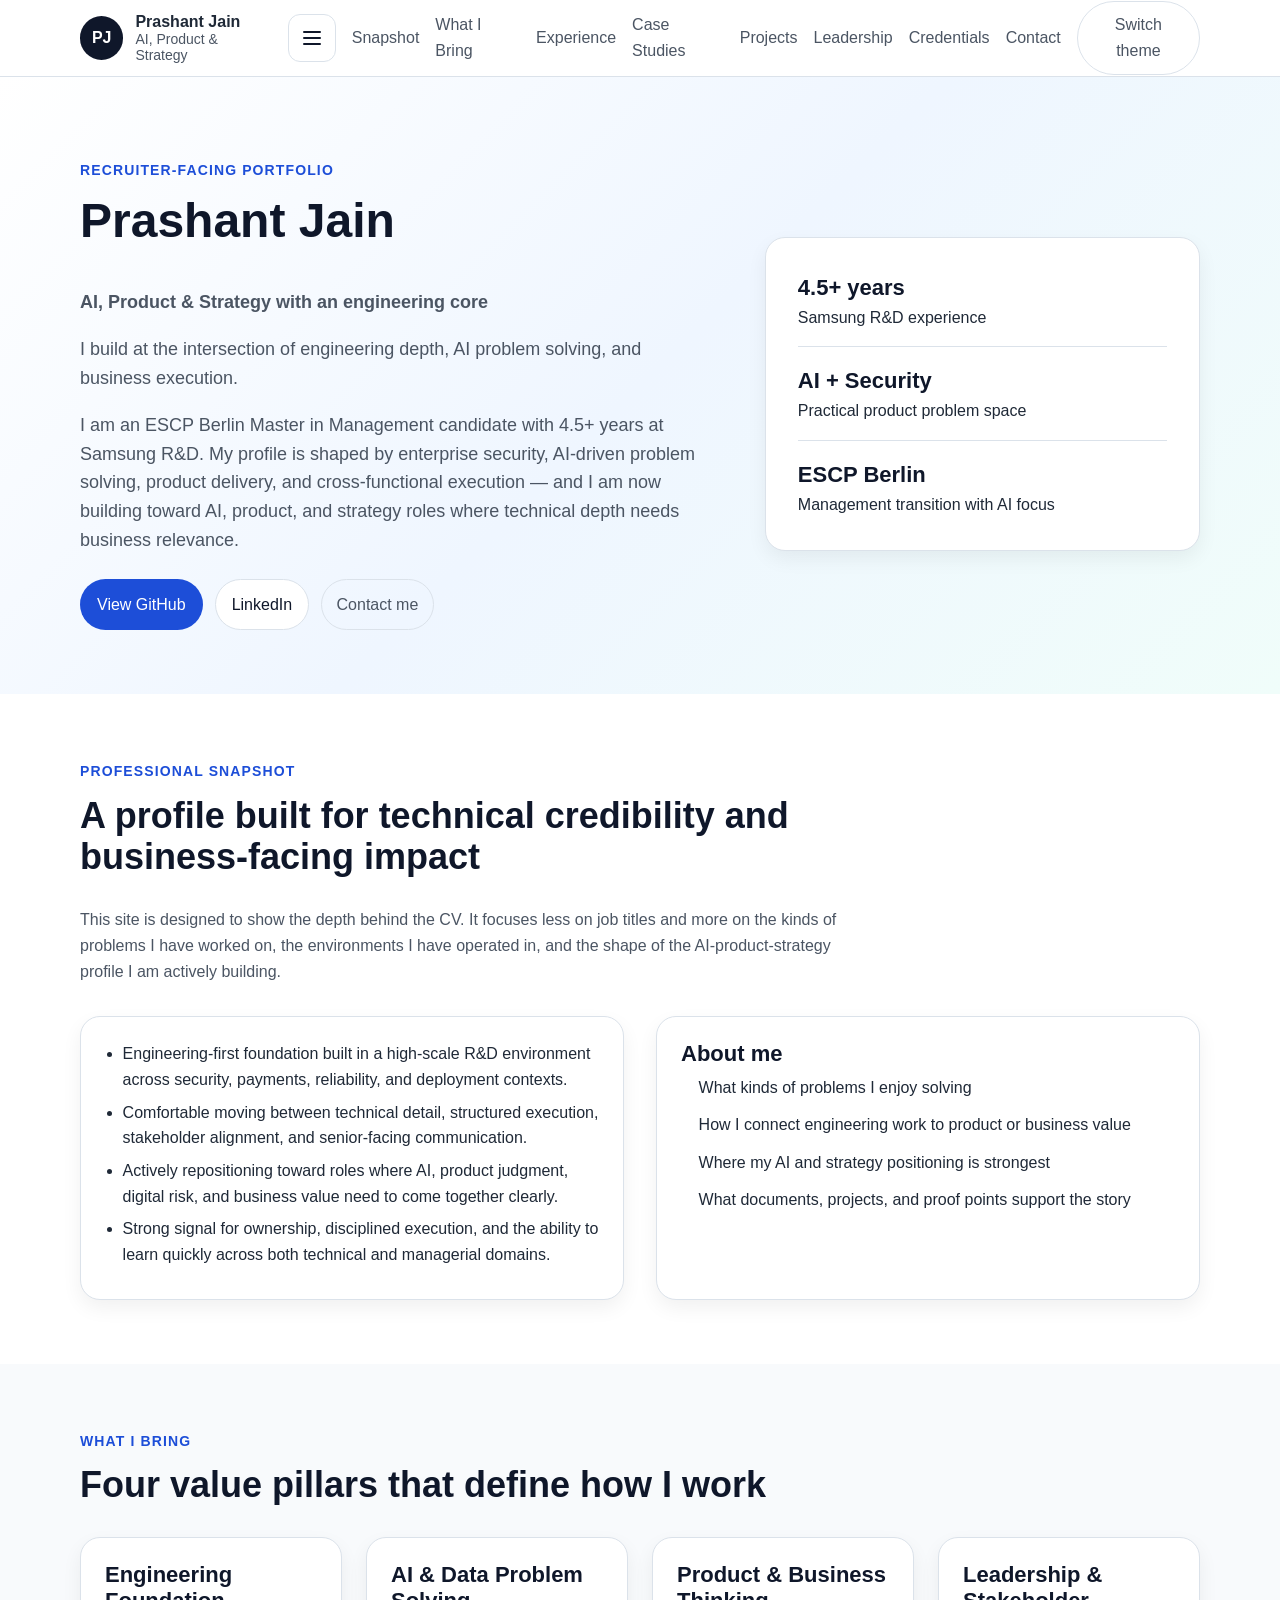
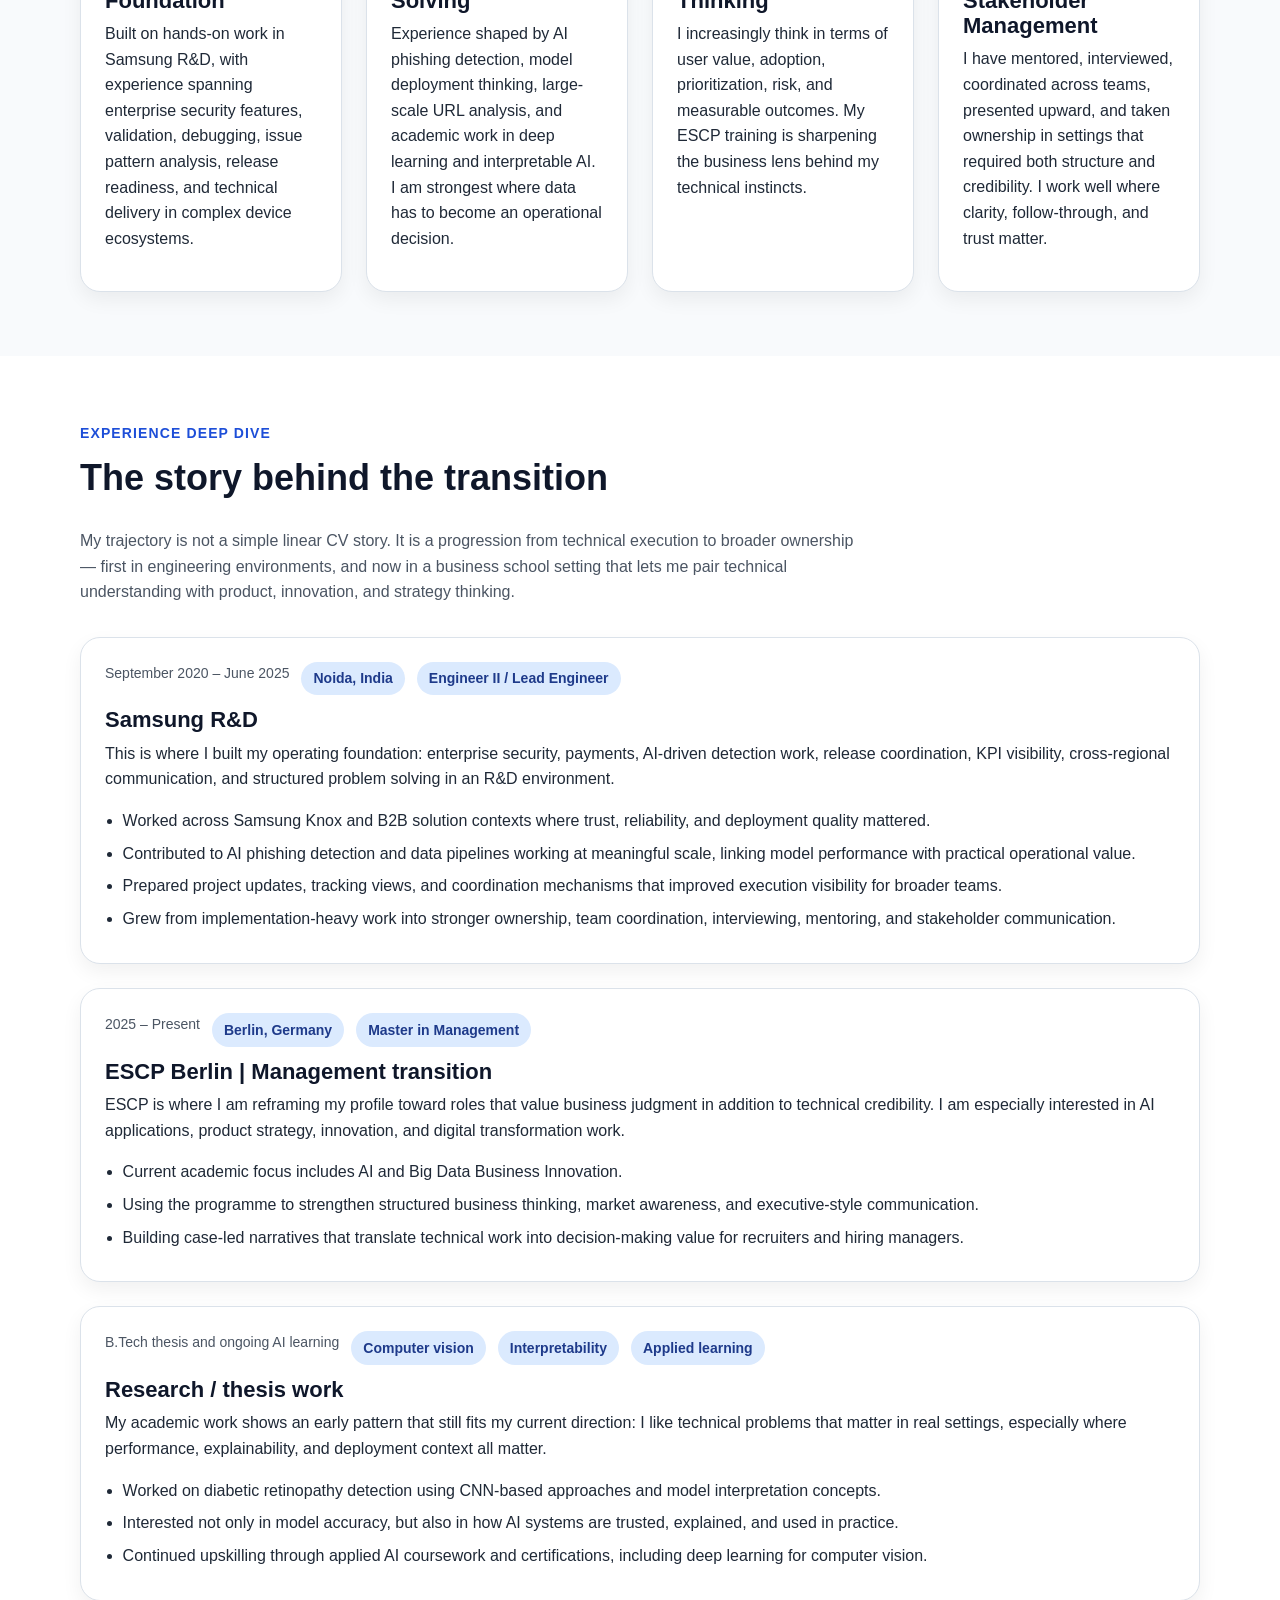
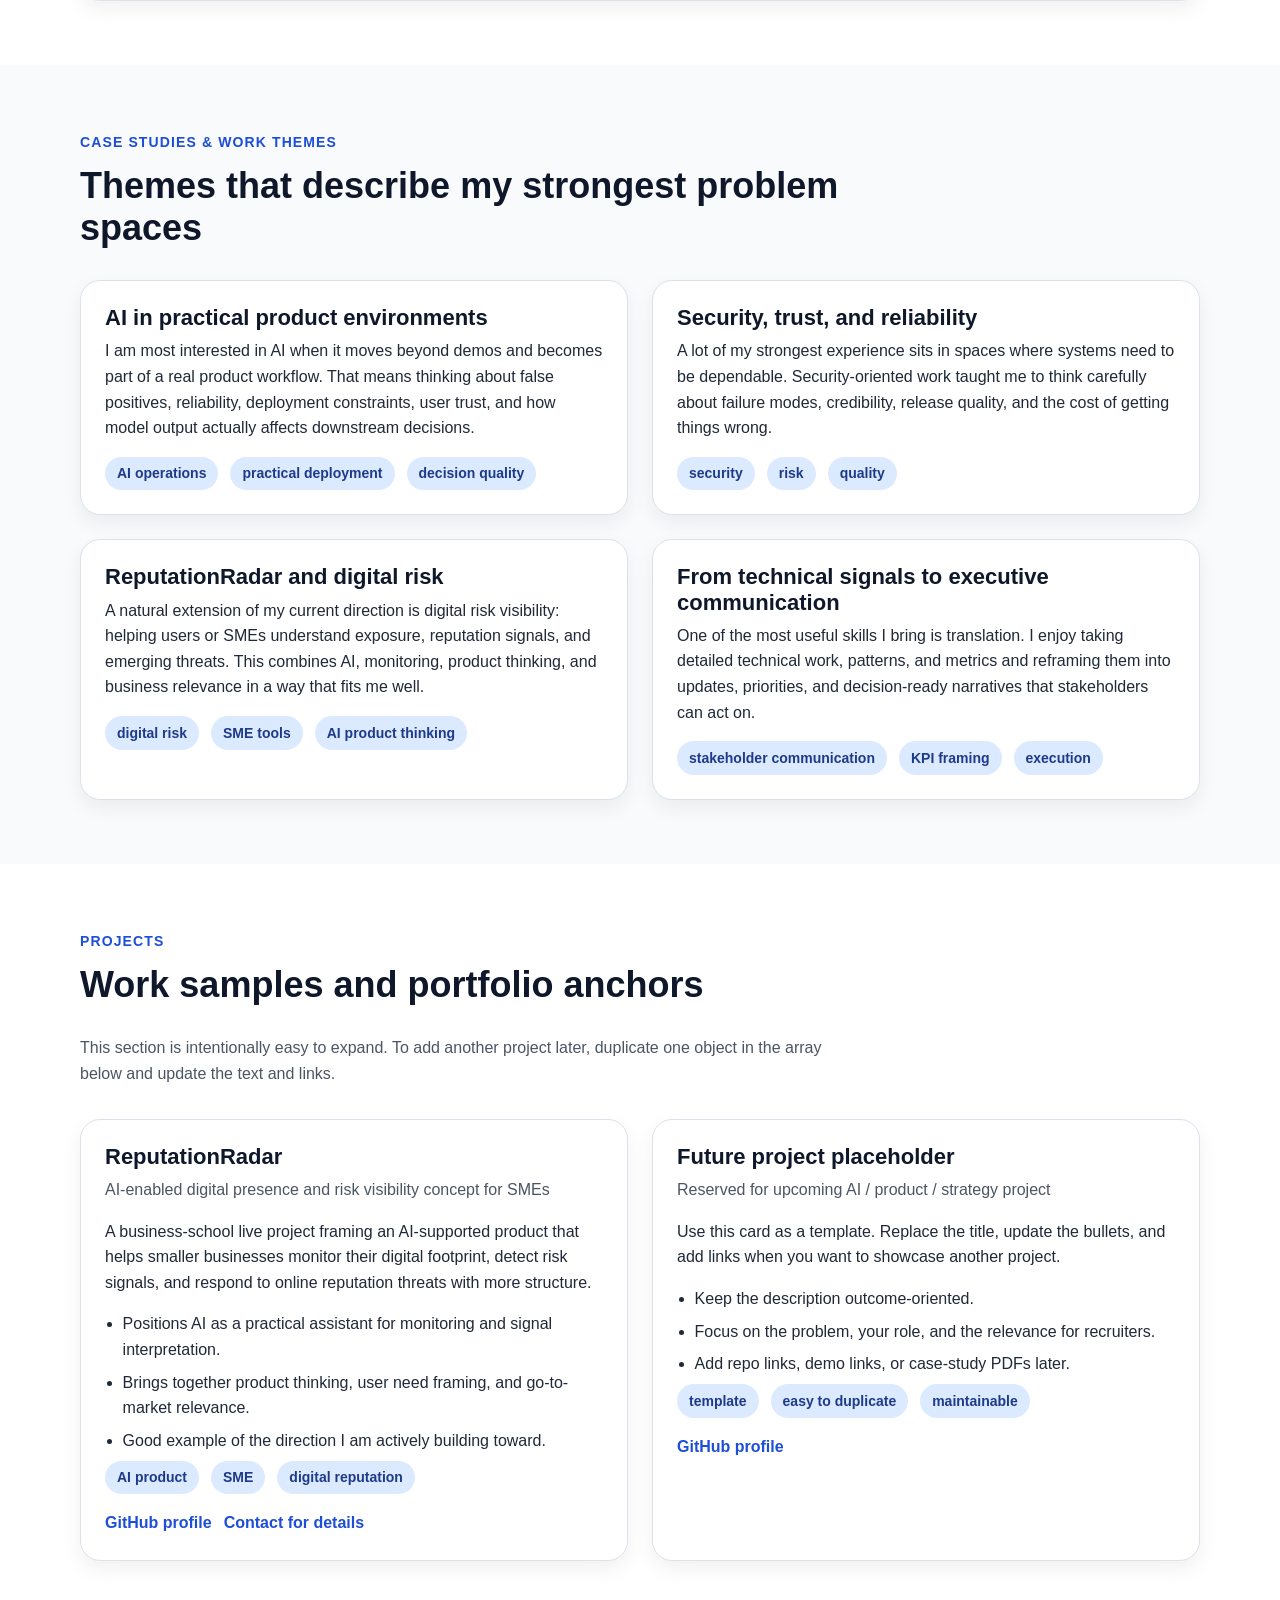
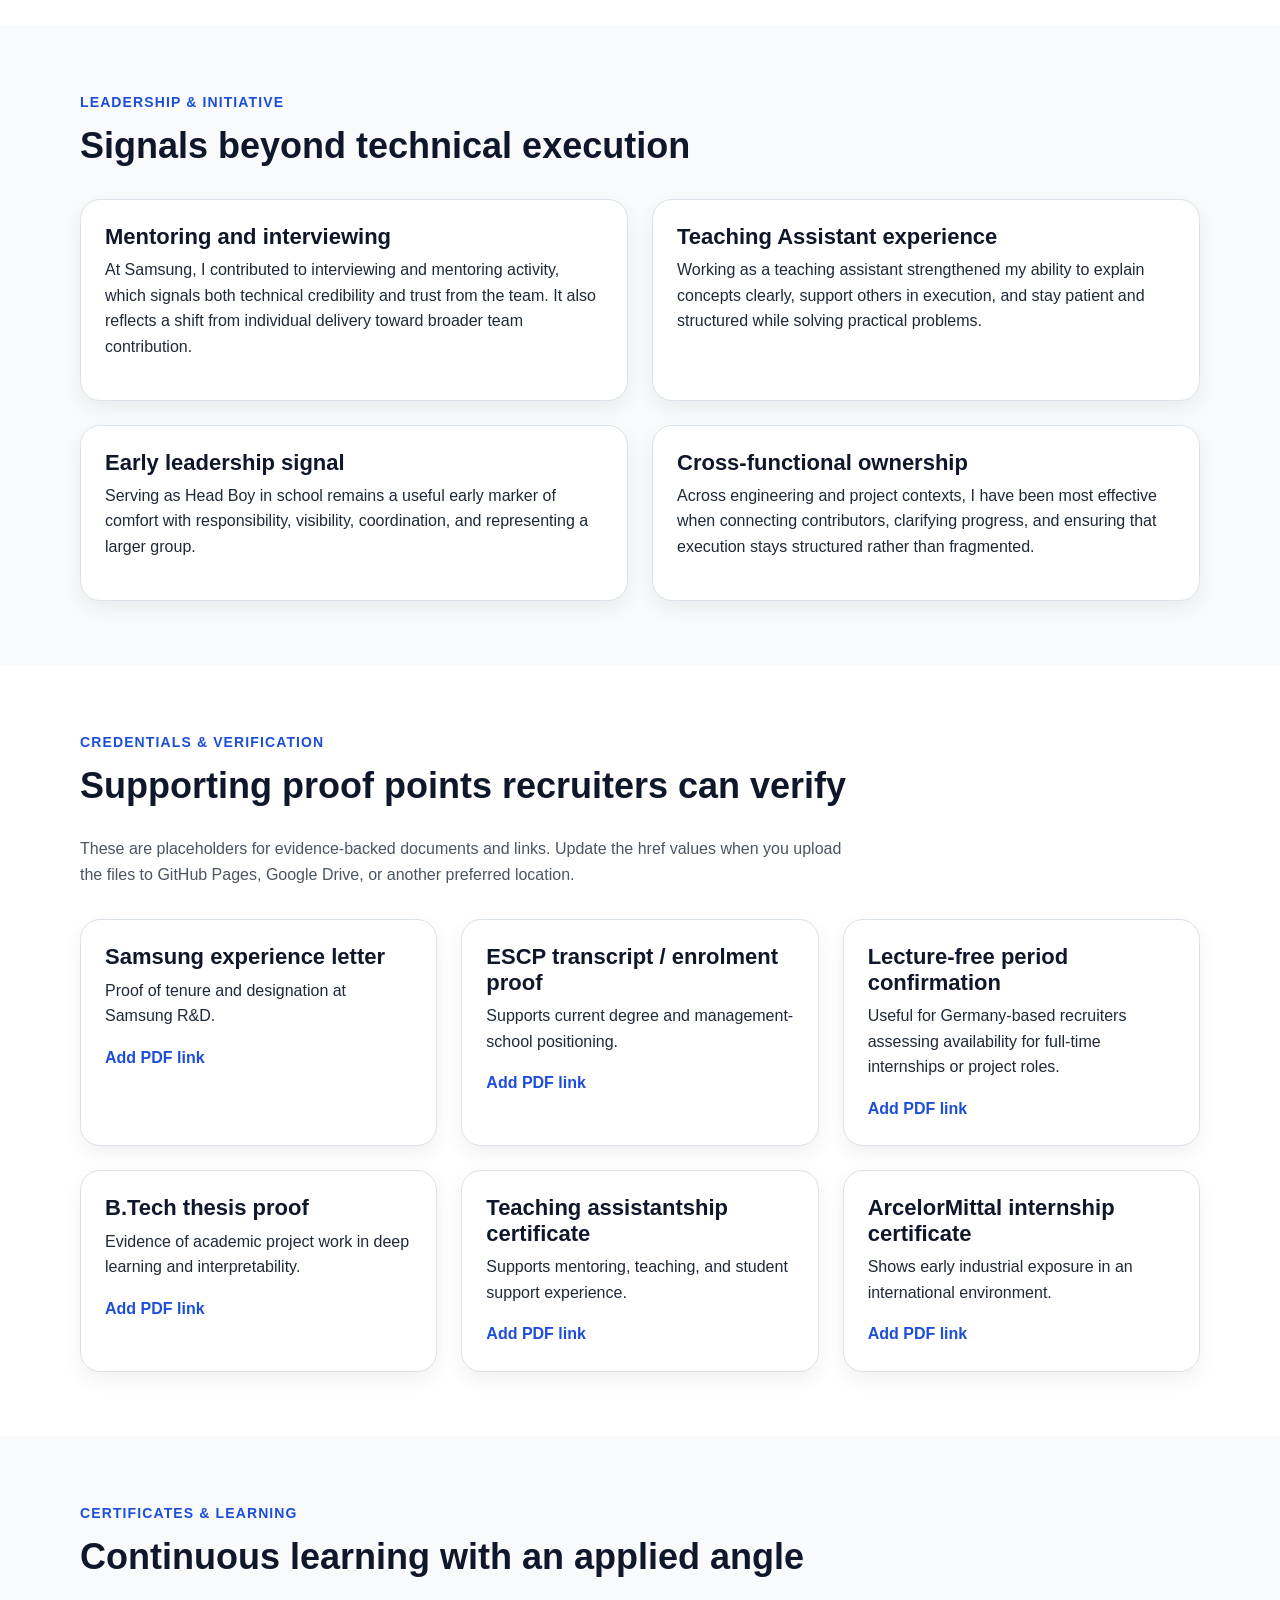
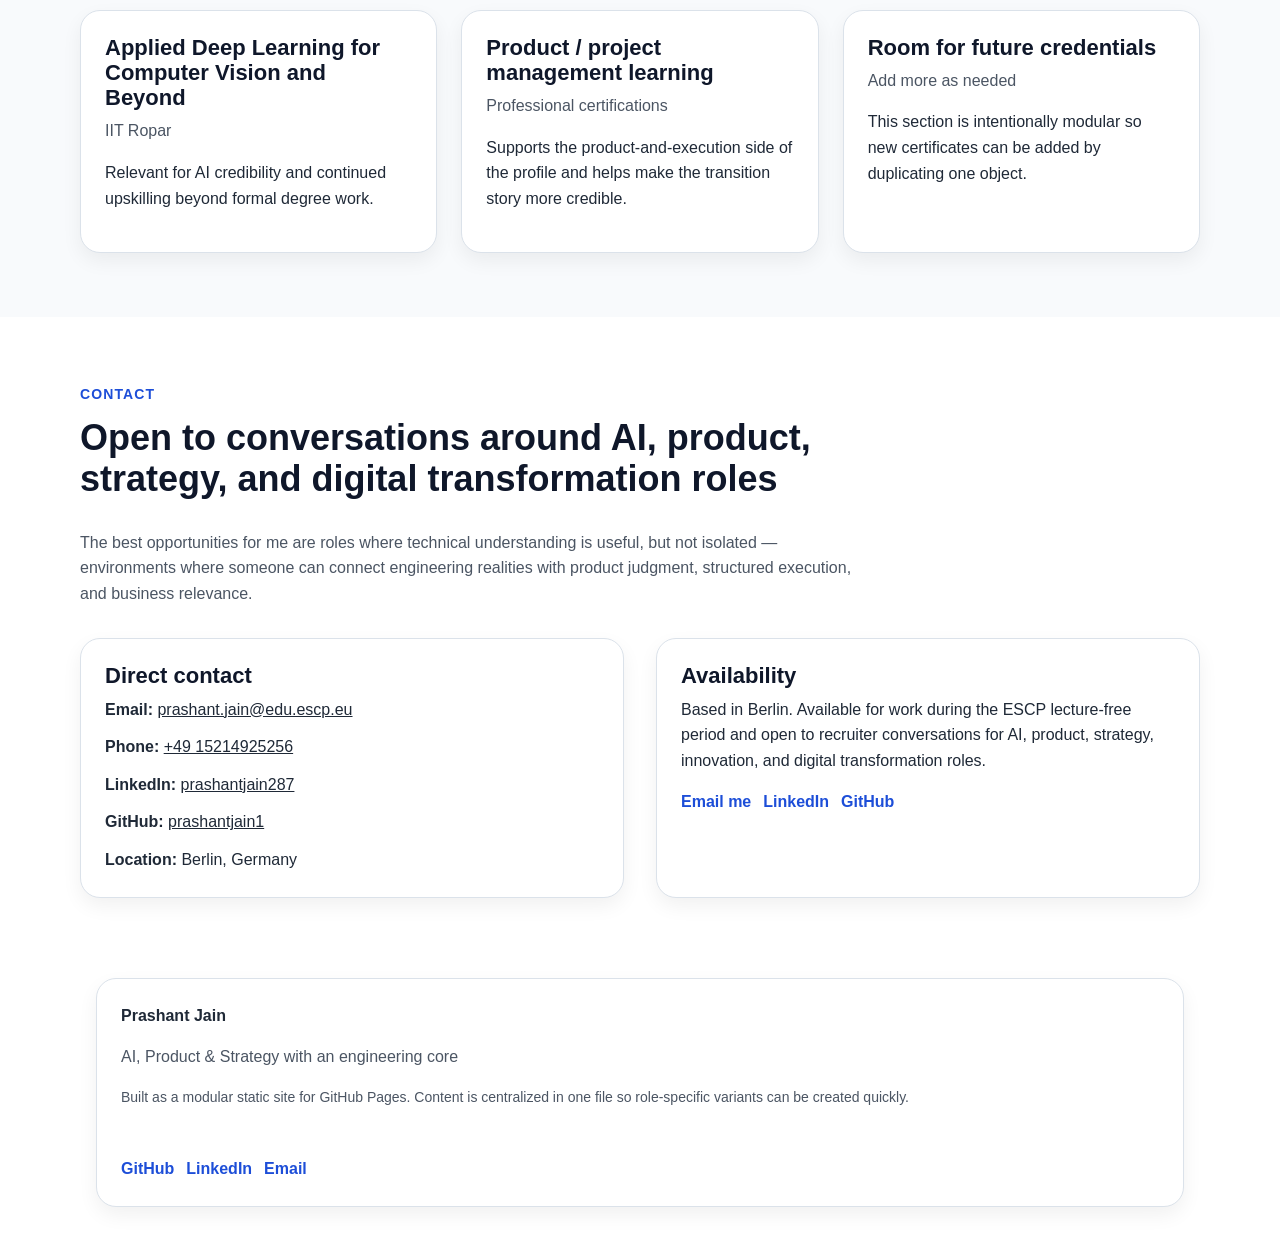
<file: index.html>
<!DOCTYPE html>
<html lang="en" data-theme="default">
<head>
  <meta charset="UTF-8" />
  <meta name="viewport" content="width=device-width, initial-scale=1.0" />
  <meta name="description" content="Prashant Jain portfolio website for AI, Product, and Strategy opportunities." />
  <title>Prashant Jain | AI, Product & Strategy</title>

  <!-- Base styles: reset, tokens, typography -->
  <link rel="stylesheet" href="css/base.css" />
  <!-- Layout styles: wrappers, grids, responsive structure -->
  <link rel="stylesheet" href="css/layout.css" />
  <!-- Component styles: cards, buttons, chips, lists -->
  <link rel="stylesheet" href="css/components.css" />
  <!-- Theme file: change this href to swap the active visual theme -->
  <link id="theme-link" rel="stylesheet" href="css/themes/theme-default.css" />
</head>
<body>
  <a class="skip-link" href="#main-content">Skip to content</a>

  <header class="site-header">
    <div class="container header-inner">
      <a class="brand" href="#hero" aria-label="Go to homepage">
        <span class="brand-mark">PJ</span>
        <span class="brand-text">
          <strong>Prashant Jain</strong>
          <span>AI, Product & Strategy</span>
        </span>
      </a>

      <button
        class="nav-toggle"
        id="navToggle"
        aria-expanded="false"
        aria-controls="siteNav"
        aria-label="Open navigation"
      >
        <span></span>
        <span></span>
        <span></span>
      </button>

      <nav class="site-nav" id="siteNav" aria-label="Primary">
        <a href="#snapshot">Snapshot</a>
        <a href="#strengths">What I Bring</a>
        <a href="#experience">Experience</a>
        <a href="#case-studies">Case Studies</a>
        <a href="#projects">Projects</a>
        <a href="#leadership">Leadership</a>
        <a href="#credentials">Credentials</a>
        <a href="#contact">Contact</a>
        <button class="theme-toggle" id="themeToggle" type="button" aria-label="Switch theme">
          Switch theme
        </button>
      </nav>
    </div>
  </header>

  <main id="main-content">
    <!-- Each section below is rendered from js/content.js by js/main.js -->
    <section id="hero" class="section section-hero"></section>
    <section id="snapshot" class="section"></section>
    <section id="strengths" class="section section-muted"></section>
    <section id="experience" class="section"></section>
    <section id="case-studies" class="section section-muted"></section>
    <section id="projects" class="section"></section>
    <section id="leadership" class="section section-muted"></section>
    <section id="credentials" class="section"></section>
    <section id="certificates" class="section section-muted"></section>
    <section id="contact" class="section"></section>
  </main>

  <footer id="footer" class="site-footer"></footer>

  <!-- Content stays in one file so editing text is easy later -->
  <script src="js/content.js"></script>
  <!-- Main rendering and light interactivity -->
  <script src="js/main.js"></script>
</body>
</html>
</file>
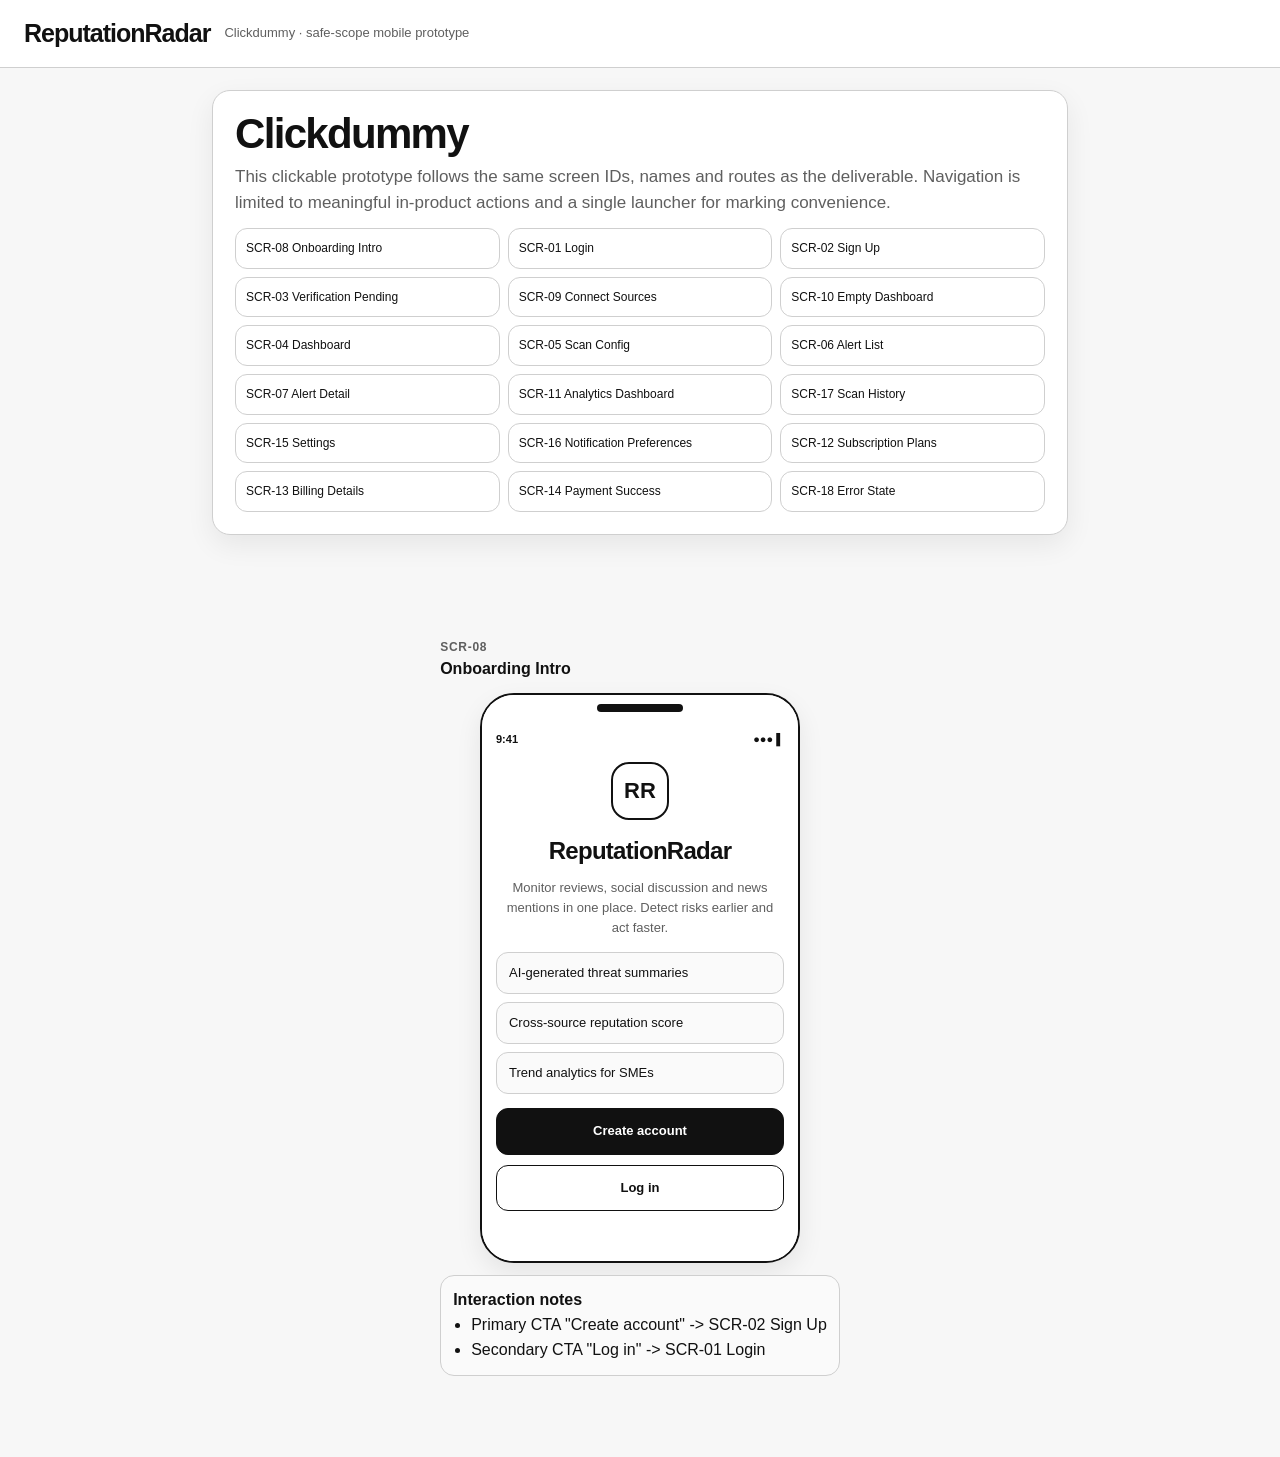
<file: ReputationRadar - Clickdummy.html>
<!DOCTYPE html><html><head><meta charset="utf-8"><meta name="viewport" content="width=device-width, initial-scale=1"><title>ReputationRadar Clickdummy</title><style>
:root{--bg:#f4f4f4;--paper:#ffffff;--ink:#111111;--muted:#5f5f5f;--line:#cfcfcf;--line2:#8f8f8f;--soft:#ededed;--shadow:0 10px 28px rgba(0,0,0,.07);--radius:18px;--font:Helvetica, Arial, sans-serif}
*{box-sizing:border-box} html{scroll-behavior:smooth} body{margin:0;background:var(--bg);color:var(--ink);font-family:var(--font);line-height:1.55} a{text-decoration:none;color:inherit} strong{font-weight:700}
.page{max-width:1360px;margin:0 auto;padding:24px}.card{background:var(--paper);border:1px solid var(--line);border-radius:var(--radius);box-shadow:var(--shadow)}.section{margin:0 0 24px}.section .card{padding:24px}h1,h2,h3,h4{margin:0 0 8px}h1{font-size:42px;line-height:1.02;letter-spacing:-.04em}h2{font-size:30px;letter-spacing:-.03em}h3{font-size:20px;letter-spacing:-.02em}h4{font-size:16px}p{margin:0 0 10px}.lead{font-size:17px;color:var(--muted)}.small{font-size:13px;color:var(--muted)}
.header{position:sticky;top:0;z-index:50;background:rgba(255,255,255,.97);backdrop-filter:blur(8px);border-bottom:1px solid var(--line)}.header-inner{max-width:1360px;margin:0 auto;padding:14px 24px;display:flex;align-items:center;gap:14px}.brand{font-weight:800;font-size:25px;letter-spacing:-.04em}.brand-sub{font-size:13px;color:var(--muted)}.topnav{max-width:1360px;margin:0 auto;padding:0 24px 12px;display:flex;flex-wrap:wrap;gap:8px}.topnav a{padding:8px 11px;background:#fff;border:1px solid var(--line);border-radius:999px;font-size:12px;color:var(--muted)}
.hero{display:grid;grid-template-columns:1.35fr .95fr;gap:18px}.hero .card{padding:28px}.kpi-grid{display:grid;grid-template-columns:repeat(2,1fr);gap:12px;margin-top:10px}.kpi{padding:16px;border:1px solid var(--line);border-radius:14px;background:#fff}.kpi b{display:block;font-size:24px;letter-spacing:-.03em}.chips{display:flex;gap:8px;flex-wrap:wrap;margin-top:12px}.chip{border:1px solid var(--line);padding:6px 10px;border-radius:999px;background:#fff;font-size:12px}
.grid-2{display:grid;grid-template-columns:repeat(2,1fr);gap:18px}.grid-3{display:grid;grid-template-columns:repeat(3,1fr);gap:18px}.grid-4{display:grid;grid-template-columns:repeat(4,1fr);gap:14px}.info-list{display:grid;gap:10px}.info-item{padding:14px;border:1px solid var(--line);border-radius:14px;background:#fff}.insight{padding:16px;border-left:4px solid #111;border:1px solid var(--line);background:#fafafa;border-radius:0 14px 14px 0}
.table{width:100%;border-collapse:separate;border-spacing:0;overflow:hidden;border:1px solid var(--line);border-radius:14px}.table th,.table td{padding:12px 14px;border-bottom:1px solid var(--line);vertical-align:top}.table th{background:#f7f7f7;text-align:left;font-size:13px}.table tr:last-child td{border-bottom:none}
.flow-map{display:grid;grid-template-columns:repeat(6,1fr);gap:12px;align-items:start}.flow-node{min-height:90px;padding:12px;border:2px solid #111;border-radius:14px;background:#fff;font-size:12px;display:flex;flex-direction:column;justify-content:space-between}.flow-node .id{font-size:11px;color:var(--muted);font-weight:700}.flow-chain{display:flex;flex-wrap:wrap;gap:10px;align-items:center}.chain-box{padding:10px 12px;border:2px solid #111;border-radius:12px;background:#fff;min-width:130px;font-size:12px}.chain-arrow{font-size:24px;line-height:1}
.wf-grid{display:grid;grid-template-columns:repeat(3,1fr);gap:18px}.phone-wrap{display:grid;gap:12px}.screen-meta{display:flex;justify-content:space-between;align-items:flex-end;gap:10px}.screen-meta .sid{font-size:12px;color:var(--muted);font-weight:700;letter-spacing:.06em}.screen-meta h4{margin:0}.phone{width:100%;max-width:320px;justify-self:center;border:2px solid #111;border-radius:34px;background:#fff;box-shadow:0 10px 26px rgba(0,0,0,.08);overflow:hidden}.phone-top{height:26px;display:flex;justify-content:center;align-items:center;background:#fff}.notch{width:86px;height:8px;border-radius:99px;background:#111}.screen{min-height:540px;padding:10px 14px 16px;background:#fff}.status{display:flex;justify-content:space-between;font-size:11px;font-weight:700;margin-bottom:10px}.mini-brand{font-size:18px;font-weight:800;margin:14px 0 18px}.screen-title{font-size:18px;font-weight:800}.screen-row{display:flex;align-items:center;gap:10px;margin-bottom:10px}.avatar{width:30px;height:30px;border:2px solid #111;border-radius:50%;display:flex;align-items:center;justify-content:center;font-size:11px;font-weight:800;margin-left:auto}.back-chip{width:28px;height:28px;border:1.5px solid #111;border-radius:9px;display:flex;align-items:center;justify-content:center;font-size:13px;font-weight:700;background:#fff}.hero-logo,.verify-icon{width:58px;height:58px;border:2px solid #111;border-radius:18px;display:flex;align-items:center;justify-content:center;font-size:22px;font-weight:800;margin:14px auto 12px}.verify-icon{border-radius:50%}.screen-headline{font-size:24px;font-weight:800;text-align:center;letter-spacing:-.03em}.screen-headline.sm{font-size:21px}.screen-copy{text-align:center;color:var(--muted);font-size:13px;margin:8px 8px 14px}.screen-copy.small{text-align:left;margin:0 0 12px}.feature-list{display:grid;gap:8px;margin:14px 0}.feature-item{padding:10px 12px;border:1px solid var(--line);border-radius:12px;background:#fafafa;font-size:13px}.field-label{display:block;font-size:11px;color:var(--muted);font-weight:700;margin:10px 0 4px}.field-box{padding:11px 12px;border:1.5px solid #111;border-radius:12px;font-size:13px;background:#fff}.field-box.focus{box-shadow:inset 0 0 0 2px #555}.right{text-align:right}.tiny-link{font-size:11px;color:var(--muted);margin:6px 0 10px}.checkbox-row{display:flex;gap:8px;font-size:12px;color:var(--muted);margin:10px 0 14px}.checkbox{width:14px;height:14px;border:1.5px solid #111;border-radius:3px;flex:0 0 14px;margin-top:2px}.checkbox.checked{background:linear-gradient(135deg,#111 0 50%,#fff 50% 100%)}.btn{display:block;padding:12px 12px;border-radius:12px;text-align:center;font-weight:700;border:1.5px solid #111;margin:10px 0 0;font-size:13px}.btn.primary{background:#111;color:#fff}.btn.secondary{background:#fff;color:#111}.status-card{display:flex;gap:10px;align-items:center;padding:12px;border:1px solid var(--line);border-radius:12px;background:#fafafa;margin:10px 0 14px;font-size:13px}.status-card.plain{display:block}.status-dot{width:10px;height:10px;border-radius:50%;background:#111}.toggle-card,.menu-card,.plan-card,.history-row{display:flex;justify-content:space-between;gap:10px;align-items:center;padding:12px;border:1px solid var(--line);border-radius:12px;background:#fff;margin-bottom:8px;font-size:13px}.toggle{width:38px;height:20px;border-radius:999px;border:1.5px solid #111;position:relative;display:inline-block;background:#fff}.toggle:after{content:'';position:absolute;top:2px;width:14px;height:14px;border-radius:50%;background:#111}.toggle.on:after{right:2px}.toggle.off:after{left:2px}.empty-spot{height:120px;border:2px dashed #111;border-radius:18px;background:repeating-linear-gradient(135deg,#fafafa 0 12px,#fff 12px 24px);margin:16px 0 12px}.score-wrap{display:flex;align-items:center;gap:16px;justify-content:center;padding:10px 0 14px}.score-ring{width:110px;height:110px;border:8px solid #111;border-right-color:#ccc;border-bottom-color:#ccc;border-radius:50%;display:flex;flex-direction:column;align-items:center;justify-content:center}.score-number{font-size:28px;font-weight:800;line-height:1}.score-small{font-size:11px;color:var(--muted)}.score-note{font-size:13px;color:var(--muted)}.pills{display:flex;gap:6px;flex-wrap:wrap;margin-bottom:10px}.source-pill{padding:4px 9px;border:1px solid var(--line);border-radius:999px;font-size:11px;background:#fff}.source-pill.active{border-color:#111;background:#f3f3f3}.subhead-row{display:flex;justify-content:space-between;align-items:center;font-size:12px;font-weight:700;margin:6px 0 8px}.alert-card{display:flex;justify-content:space-between;gap:10px;align-items:flex-start;padding:11px 12px;border:1px solid var(--line);border-radius:12px;background:#fff;margin-bottom:8px;font-size:12px}.alert-card.link{cursor:pointer}.muted{color:var(--muted)}.badge{padding:4px 7px;border:1px solid #111;border-radius:999px;font-size:10px;font-weight:800;white-space:nowrap}.badge.high{background:#111;color:#fff}.badge.med{background:#f1f1f1}.badge.low{background:#fff}.navtabs{display:grid;grid-template-columns:repeat(4,1fr);gap:6px;margin-top:12px}.navtabs a{padding:8px 6px;border:1px solid var(--line);border-radius:12px;text-align:center;font-size:11px;background:#fff}.navtabs a.active{background:#111;color:#fff;border-color:#111}.segment-row{display:grid;grid-template-columns:repeat(4,1fr);gap:6px;margin-bottom:10px}.segment-row.small{grid-template-columns:repeat(3,1fr)}.segment-row span,.filter-row .filter{padding:7px 6px;border:1px solid var(--line);border-radius:10px;font-size:11px;text-align:center;background:#fff}.segment-row .active,.filter-row .active{background:#111;color:#fff;border-color:#111}.filter-row{display:flex;gap:6px;flex-wrap:wrap;margin-bottom:10px}.tagline-row{display:flex;justify-content:space-between;align-items:center;gap:8px;margin-bottom:10px}.tiny-tag{font-size:10px;font-weight:700;color:var(--muted);text-transform:uppercase;letter-spacing:.06em}.summary-box{padding:12px;border:1px solid #111;border-radius:12px;background:#f8f8f8;font-size:12px;margin-bottom:10px}.meter{margin-bottom:10px}.meter-label{display:flex;justify-content:space-between;font-size:11px;margin-bottom:4px}.meter-track{height:8px;border-radius:999px;background:#e7e7e7;overflow:hidden}.meter-fill{height:100%;background:#111}.fill-68{width:68%}.fill-42{width:42%}.subhead{font-weight:700;font-size:12px;margin:8px 0 6px}.remedy{padding:9px 10px;border:1px solid var(--line);border-radius:10px;background:#fafafa;font-size:12px;margin-bottom:6px}.chart-card{padding:12px;border:1px solid var(--line);border-radius:12px;background:#fff;margin-bottom:8px}.chart-card.half{min-height:96px}.chart-title{font-size:12px;font-weight:700;margin-bottom:8px}.linechart{height:110px;border-left:2px solid #111;border-bottom:2px solid #111;position:relative;background:linear-gradient(to top,transparent 24%,#f2f2f2 24% 25%,transparent 25% 49%,#f2f2f2 49% 50%,transparent 50% 74%,#f2f2f2 74% 75%,transparent 75%)}.linechart span{position:absolute;bottom:0;width:10px;border-radius:8px 8px 0 0;background:#111}.bars{display:flex;gap:10px;align-items:flex-end;height:74px}.bars b{display:block;width:28px;background:#111;border-radius:8px 8px 0 0}.donut{padding:18px;border:2px dashed #111;border-radius:50%;width:110px;height:110px;display:flex;align-items:center;justify-content:center;text-align:center;font-size:11px;margin:0 auto}.plan-card{display:grid;grid-template-columns:1fr auto;gap:6px;align-items:start}.plan-card small{grid-column:1 / -1;color:var(--muted)}.plan-card.featured{border:2px solid #111}.history-row{font-size:12px}.anno{padding:12px;border:1px solid var(--line);border-radius:14px;background:#fafafa}.anno ul{margin:0;padding-left:18px}.erd-wrap{display:grid;grid-template-columns:repeat(3,1fr);gap:16px}.entity{border:2px solid #111;border-radius:16px;overflow:hidden;background:#fff}.entity h4{padding:12px 14px;background:#111;color:#fff;margin:0;font-size:15px}.entity ul{list-style:none;margin:0;padding:0}.entity li{padding:8px 12px;border-top:1px solid var(--line);font-size:12px}.rels{display:grid;grid-template-columns:repeat(2,1fr);gap:8px}.rel{padding:12px;border:1px solid var(--line);border-radius:12px;background:#fff;font-size:12px}.arch-grid{display:grid;grid-template-columns:repeat(4,1fr);gap:12px}.arch-box{padding:16px;border:2px solid #111;border-radius:16px;background:#fff;min-height:120px}.arch-box b{display:block;margin-bottom:6px}.print-note{font-size:12px;color:var(--muted)}
@media (max-width:1100px){.hero,.grid-2,.grid-3,.grid-4,.wf-grid,.erd-wrap,.arch-grid,.flow-map,.rels{grid-template-columns:1fr 1fr}.page{padding:18px}}
@media (max-width:760px){.hero,.grid-2,.grid-3,.grid-4,.wf-grid,.erd-wrap,.arch-grid,.flow-map,.rels{grid-template-columns:1fr}.phone{max-width:none;width:100%}h1{font-size:34px}h2{font-size:24px}.header{position:static}}
@media print{@page{size:A4;margin:14mm}body{background:#fff;font-size:10.5pt}.header{position:static;background:#fff;border-bottom:1px solid #000}.topnav{display:none}.page{max-width:none;padding:0}.card{box-shadow:none;break-inside:avoid}.section{break-inside:avoid-page}.wf-grid{grid-template-columns:repeat(2,1fr)}.phone{max-width:260px}}
 body{background:#f7f7f7} .cd-wrap{max-width:900px;margin:0 auto;padding:22px} .cd-intro{padding:22px} .cd-links{display:grid;grid-template-columns:repeat(3,1fr);gap:8px;margin-top:12px} .cd-links a{padding:10px;border:1px solid var(--line);border-radius:12px;background:#fff;font-size:12px} .cd-screen{display:none;min-height:100vh;place-items:center;padding:24px} .cd-screen:target{display:grid} @media (max-width:760px){.cd-links{grid-template-columns:1fr 1fr}}</style></head><body><div class="header"><div class="header-inner"><div class="brand">ReputationRadar</div><div class="brand-sub">Clickdummy · safe-scope mobile prototype</div></div></div><div class="cd-wrap"><div class="card cd-intro" id="home"><h1>Clickdummy</h1><p class="lead">This clickable prototype follows the same screen IDs, names and routes as the deliverable. Navigation is limited to meaningful in-product actions and a single launcher for marking convenience.</p><div class="cd-links"><a href="#SCR-08">SCR-08 Onboarding Intro</a><a href="#SCR-01">SCR-01 Login</a><a href="#SCR-02">SCR-02 Sign Up</a><a href="#SCR-03">SCR-03 Verification Pending</a><a href="#SCR-09">SCR-09 Connect Sources</a><a href="#SCR-10">SCR-10 Empty Dashboard</a><a href="#SCR-04">SCR-04 Dashboard</a><a href="#SCR-05">SCR-05 Scan Config</a><a href="#SCR-06">SCR-06 Alert List</a><a href="#SCR-07">SCR-07 Alert Detail</a><a href="#SCR-11">SCR-11 Analytics Dashboard</a><a href="#SCR-17">SCR-17 Scan History</a><a href="#SCR-15">SCR-15 Settings</a><a href="#SCR-16">SCR-16 Notification Preferences</a><a href="#SCR-12">SCR-12 Subscription Plans</a><a href="#SCR-13">SCR-13 Billing Details</a><a href="#SCR-14">SCR-14 Payment Success</a><a href="#SCR-18">SCR-18 Error State</a></div></div></div><section id="SCR-08" class="cd-screen"><div class="phone-wrap"><div class="screen-meta"><div><div class="sid">SCR-08</div><h4>Onboarding Intro</h4></div></div><div class="phone"><div class="phone-top"><div class="notch"></div></div><div class="screen"><div class="status"><span>9:41</span><span>●●● ▌</span></div>
<div class="hero-logo">RR</div>
<div class="screen-headline">ReputationRadar</div>
<div class="screen-copy">Monitor reviews, social discussion and news mentions in one place. Detect risks earlier and act faster.</div>
<div class="feature-list">
  <div class="feature-item">AI-generated threat summaries</div>
  <div class="feature-item">Cross-source reputation score</div>
  <div class="feature-item">Trend analytics for SMEs</div>
</div>
<a class="btn primary" href="#SCR-02">Create account</a>
<a class="btn secondary" href="#SCR-01">Log in</a>
</div></div><div class="anno"><strong>Interaction notes</strong><ul><li>Primary CTA "Create account" -> SCR-02 Sign Up</li><li>Secondary CTA "Log in" -> SCR-01 Login</li></ul></div></div></section><section id="SCR-01" class="cd-screen"><div class="phone-wrap"><div class="screen-meta"><div><div class="sid">SCR-01</div><h4>Login</h4></div></div><div class="phone"><div class="phone-top"><div class="notch"></div></div><div class="screen"><div class="status"><span>9:41</span><span>●●● ▌</span></div>
<div class="mini-brand">ReputationRadar</div>
<label class="field-label">Work email</label><div class="field-box">jane@acmegmbh.de</div>
<label class="field-label">Password</label><div class="field-box focus">••••••••••</div>
<div class="tiny-link right">Forgot password?</div>
<a class="btn primary" href="#SCR-04">Log in</a>
<a class="btn secondary" href="#SCR-02">No account yet? Sign up</a>
</div></div><div class="anno"><strong>Interaction notes</strong><ul><li>"Log in" -> SCR-04 Dashboard</li><li>"No account yet? Sign up" -> SCR-02 Sign Up</li></ul></div></div></section><section id="SCR-02" class="cd-screen"><div class="phone-wrap"><div class="screen-meta"><div><div class="sid">SCR-02</div><h4>Sign Up</h4></div></div><div class="phone"><div class="phone-top"><div class="notch"></div></div><div class="screen"><div class="status"><span>9:41</span><span>●●● ▌</span></div>
<div class="screen-row"><a class="back-chip" href="#SCR-08">←</a><div class="screen-title">Create account</div></div>
<label class="field-label">Company name</label><div class="field-box">Acme GmbH</div>
<label class="field-label">Work email</label><div class="field-box">jane@acmegmbh.de</div>
<label class="field-label">Password</label><div class="field-box">••••••••</div>
<label class="field-label">Confirm password</label><div class="field-box">••••••••</div>
<div class="checkbox-row"><span class="checkbox checked"></span><span>I agree to the Terms of Service and Privacy Policy</span></div>
<a class="btn primary" href="#SCR-03">Create account</a>
<a class="btn secondary" href="#SCR-01">Already registered? Log in</a>
</div></div><div class="anno"><strong>Interaction notes</strong><ul><li>Back chip -> SCR-08 Onboarding Intro</li><li>"Create account" -> SCR-03 Verification Pending</li><li>"Already registered? Log in" -> SCR-01 Login</li></ul></div></div></section><section id="SCR-03" class="cd-screen"><div class="phone-wrap"><div class="screen-meta"><div><div class="sid">SCR-03</div><h4>Verification Pending</h4></div></div><div class="phone"><div class="phone-top"><div class="notch"></div></div><div class="screen"><div class="status"><span>9:41</span><span>●●● ▌</span></div>
<div class="verify-icon">✉</div>
<div class="screen-headline sm">Verify your account</div>
<div class="screen-copy">A verification link was sent to <strong>jane@acmegmbh.de</strong>. Verify247 checks the company identity before activation.</div>
<div class="status-card"><div class="status-dot"></div><div><strong>Status:</strong> Waiting for email confirmation</div></div>
<a class="btn primary" href="#SCR-09">Open connected sources setup</a>
<a class="btn secondary" href="#SCR-02">Change email</a>
</div></div><div class="anno"><strong>Interaction notes</strong><ul><li>After verification, continue -> SCR-09 Connect Sources</li><li>"Change email" -> SCR-02 Sign Up</li></ul></div></div></section><section id="SCR-09" class="cd-screen"><div class="phone-wrap"><div class="screen-meta"><div><div class="sid">SCR-09</div><h4>Connect Sources</h4></div></div><div class="phone"><div class="phone-top"><div class="notch"></div></div><div class="screen"><div class="status"><span>9:41</span><span>●●● ▌</span></div>
<div class="screen-row"><a class="back-chip" href="#SCR-03">←</a><div class="screen-title">Connect data sources</div></div>
<div class="screen-copy small">Choose the sources ReputationRadar should monitor for your enterprise.</div>
<div class="toggle-card"><span>Google Reviews</span><span class="toggle on"></span></div>
<div class="toggle-card"><span>Trustpilot</span><span class="toggle on"></span></div>
<div class="toggle-card"><span>NewsAPI</span><span class="toggle on"></span></div>
<div class="toggle-card"><span>Reddit</span><span class="toggle off"></span></div>
<a class="btn primary" href="#SCR-10">Save connections</a>
<a class="btn secondary" href="#SCR-15">Manage later in settings</a>
</div></div><div class="anno"><strong>Interaction notes</strong><ul><li>"Save connections" -> SCR-10 Empty Dashboard for first-time setup</li><li>"Manage later in settings" -> SCR-15 Settings</li></ul></div></div></section><section id="SCR-10" class="cd-screen"><div class="phone-wrap"><div class="screen-meta"><div><div class="sid">SCR-10</div><h4>Empty Dashboard</h4></div></div><div class="phone"><div class="phone-top"><div class="notch"></div></div><div class="screen"><div class="status"><span>9:41</span><span>●●● ▌</span></div>
<div class="screen-row"><div class="screen-title">Acme GmbH</div><div class="avatar">AG</div></div>
<div class="empty-spot"></div>
<div class="screen-headline sm">No scan yet</div>
<div class="screen-copy">Run the first scan to calculate the first Reputation Score and populate the alert feed.</div>
<a class="btn primary" href="#SCR-05">Configure first scan</a>
<a class="btn secondary" href="#SCR-11">View analytics layout</a>
</div></div><div class="anno"><strong>Interaction notes</strong><ul><li>"Configure first scan" -> SCR-05 Scan Config</li><li>"View analytics layout" -> SCR-11 Analytics Dashboard</li></ul></div></div></section><section id="SCR-04" class="cd-screen"><div class="phone-wrap"><div class="screen-meta"><div><div class="sid">SCR-04</div><h4>Dashboard</h4></div></div><div class="phone"><div class="phone-top"><div class="notch"></div></div><div class="screen"><div class="status"><span>9:41</span><span>●●● ▌</span></div>
<div class="screen-row"><div class="screen-title">Acme GmbH</div><div class="avatar">AG</div></div>
<div class="score-wrap"><div class="score-ring"><div class="score-number">74</div><div class="score-small">/100</div></div><div class="score-note"><strong>Good</strong><br>+3 pts this week</div></div>
<div class="pills"><span class="source-pill active">Google</span><span class="source-pill active">Trustpilot</span><span class="source-pill">Reddit</span><span class="source-pill active">News</span></div>
<div class="subhead-row"><span>Recent Alerts</span><a href="#SCR-06">See all</a></div>
<div class="alert-card"><div><strong>Reddit · r/Berlin</strong><br><span class="muted">Thread criticising delivery times</span></div><span class="badge high">High</span></div>
<div class="alert-card"><div><strong>Google Reviews</strong><br><span class="muted">2-star product complaint</span></div><span class="badge med">Medium</span></div>
<div class="navtabs"><a href="#SCR-04" class="active">Dashboard</a><a href="#SCR-06">Alerts</a><a href="#SCR-11">Analytics</a><a href="#SCR-15">Settings</a></div>
</div></div><div class="anno"><strong>Interaction notes</strong><ul><li>"See all" -> SCR-06 Alert List</li><li>Bottom tabs -> SCR-06 Alert List, SCR-11 Analytics Dashboard, SCR-15 Settings</li></ul></div></div></section><section id="SCR-05" class="cd-screen"><div class="phone-wrap"><div class="screen-meta"><div><div class="sid">SCR-05</div><h4>Scan Config</h4></div></div><div class="phone"><div class="phone-top"><div class="notch"></div></div><div class="screen"><div class="status"><span>9:41</span><span>●●● ▌</span></div>
<div class="screen-row"><a class="back-chip" href="#SCR-04">←</a><div class="screen-title">Configure Scan</div></div>
<div class="segment-row"><span>7d</span><span class="active">30d</span><span>90d</span><span>Custom</span></div>
<label class="field-label">Data sources</label>
<div class="toggle-card"><span>Google Reviews</span><span class="toggle on"></span></div>
<div class="toggle-card"><span>Trustpilot</span><span class="toggle on"></span></div>
<div class="toggle-card"><span>NewsAPI</span><span class="toggle on"></span></div>
<div class="toggle-card"><span>Reddit</span><span class="toggle off"></span></div>
<label class="field-label">Auto-scan frequency</label><div class="field-box">Every 6 hours ▾</div>
<a class="btn primary" href="#SCR-04">Run scan now</a>
<a class="btn secondary" href="#SCR-18">Source unavailable</a>
</div></div><div class="anno"><strong>Interaction notes</strong><ul><li>Back chip -> SCR-04 Dashboard</li><li>"Run scan now" -> SCR-04 Dashboard with refreshed score</li><li>"Source unavailable" -> SCR-18 Error State</li></ul></div></div></section><section id="SCR-06" class="cd-screen"><div class="phone-wrap"><div class="screen-meta"><div><div class="sid">SCR-06</div><h4>Alert List</h4></div></div><div class="phone"><div class="phone-top"><div class="notch"></div></div><div class="screen"><div class="status"><span>9:41</span><span>●●● ▌</span></div>
<div class="screen-row"><a class="back-chip" href="#SCR-04">←</a><div class="screen-title">All Alerts</div></div>
<div class="filter-row"><span class="filter active">High (2)</span><span class="filter">Medium (5)</span><span class="filter">Low (8)</span></div>
<a class="alert-card link" href="#SCR-07"><div><strong>Reddit · r/Berlin</strong><br><span class="muted">Thread criticising slow delivery times</span></div><span class="badge high">High</span></a>
<a class="alert-card link" href="#SCR-07"><div><strong>Trustpilot</strong><br><span class="muted">Refund complaint</span></div><span class="badge high">High</span></a>
<a class="alert-card link" href="#SCR-07"><div><strong>NewsAPI</strong><br><span class="muted">Positive article mention</span></div><span class="badge low">Low</span></a>
<div class="navtabs"><a href="#SCR-04">Dashboard</a><a href="#SCR-06" class="active">Alerts</a><a href="#SCR-11">Analytics</a><a href="#SCR-15">Settings</a></div>
</div></div><div class="anno"><strong>Interaction notes</strong><ul><li>Back chip -> SCR-04 Dashboard</li><li>Selecting any alert row -> SCR-07 Alert Detail</li><li>Bottom tabs connect to other main sections</li></ul></div></div></section><section id="SCR-07" class="cd-screen"><div class="phone-wrap"><div class="screen-meta"><div><div class="sid">SCR-07</div><h4>Alert Detail</h4></div></div><div class="phone"><div class="phone-top"><div class="notch"></div></div><div class="screen"><div class="status"><span>9:41</span><span>●●● ▌</span></div>
<div class="screen-row"><a class="back-chip" href="#SCR-06">←</a><div class="screen-title">Alert Detail</div></div>
<div class="tagline-row"><span class="tiny-tag">Reddit · r/Berlin</span><span class="badge high">High risk</span></div>
<div class="summary-box"><strong>AI Threat Summary</strong><br>A Reddit thread criticises delivery delays exceeding 10 days and mentions competitor alternatives. Potential local brand damage risk is high.</div>
<div class="meter"><div class="meter-label">Sentiment score <strong>-68 / 100</strong></div><div class="meter-track"><div class="meter-fill fill-68"></div></div><div class="muted">Strongly negative</div></div>
<div class="meter"><div class="meter-label">Reach score <strong>42 / 100</strong></div><div class="meter-track"><div class="meter-fill fill-42"></div></div><div class="muted">Moderate audience exposure</div></div>
<div class="subhead">Remedy suggestions</div>
<div class="remedy">Acknowledge the delay publicly and provide a realistic ETA.</div>
<div class="remedy">Contact affected customers directly and offer compensation.</div>
<div class="remedy">Review logistics SLA with the delivery partner.</div>
<a class="btn secondary" href="#SCR-06">Mark as acknowledged</a>
</div></div><div class="anno"><strong>Interaction notes</strong><ul><li>Back chip -> SCR-06 Alert List</li><li>"Mark as acknowledged" returns to SCR-06 Alert List</li></ul></div></div></section><section id="SCR-11" class="cd-screen"><div class="phone-wrap"><div class="screen-meta"><div><div class="sid">SCR-11</div><h4>Analytics Dashboard</h4></div></div><div class="phone"><div class="phone-top"><div class="notch"></div></div><div class="screen"><div class="status"><span>9:41</span><span>●●● ▌</span></div>
<div class="screen-row"><div class="screen-title">Analytics Dashboard</div><div class="avatar">AG</div></div>
<div class="segment-row small"><span>7d</span><span class="active">30d</span><span>90d</span></div>
<div class="chart-card"><div class="chart-title">Reputation Score Trend</div><div class="linechart"><span style="left:8%;height:34%"></span><span style="left:24%;height:46%"></span><span style="left:40%;height:42%"></span><span style="left:56%;height:59%"></span><span style="left:72%;height:66%"></span><span style="left:88%;height:74%"></span></div></div>
<div class="chart-card half"><div class="chart-title">Alert Volume</div><div class="bars"><b style="height:55%"></b><b style="height:68%"></b><b style="height:38%"></b></div></div>
<div class="chart-card half"><div class="chart-title">Source Contribution</div><div class="donut">Google 34% · Trustpilot 28% · News 24% · Reddit 14%</div></div>
<div class="navtabs"><a href="#SCR-04">Dashboard</a><a href="#SCR-06">Alerts</a><a href="#SCR-11" class="active">Analytics</a><a href="#SCR-15">Settings</a></div>
</div></div><div class="anno"><strong>Interaction notes</strong><ul><li>Time filter changes the same analytics screen state</li><li>Bottom tabs connect back to SCR-04 Dashboard, SCR-06 Alert List and SCR-15 Settings</li></ul></div></div></section><section id="SCR-17" class="cd-screen"><div class="phone-wrap"><div class="screen-meta"><div><div class="sid">SCR-17</div><h4>Scan History</h4></div></div><div class="phone"><div class="phone-top"><div class="notch"></div></div><div class="screen"><div class="status"><span>9:41</span><span>●●● ▌</span></div>
<div class="screen-row"><a class="back-chip" href="#SCR-15">←</a><div class="screen-title">Scan History</div></div>
<div class="history-row"><span>29 Mar, 09:00</span><strong>Completed</strong><span>Score +3</span></div>
<div class="history-row"><span>28 Mar, 21:00</span><strong>Completed</strong><span>Score -6</span></div>
<div class="history-row"><span>28 Mar, 15:00</span><strong>Completed</strong><span>Score +1</span></div>
<div class="history-row"><span>28 Mar, 09:00</span><strong>Failed</strong><span>NewsAPI timeout</span></div>
<a class="btn secondary" href="#SCR-05">Configure next scan</a>
</div></div><div class="anno"><strong>Interaction notes</strong><ul><li>Back chip -> SCR-15 Settings</li><li>"Configure next scan" -> SCR-05 Scan Config</li></ul></div></div></section><section id="SCR-15" class="cd-screen"><div class="phone-wrap"><div class="screen-meta"><div><div class="sid">SCR-15</div><h4>Settings</h4></div></div><div class="phone"><div class="phone-top"><div class="notch"></div></div><div class="screen"><div class="status"><span>9:41</span><span>●●● ▌</span></div>
<div class="screen-row"><div class="screen-title">Settings</div><div class="avatar">AG</div></div>
<div class="menu-card"><a href="#SCR-09">Connected Sources</a></div>
<div class="menu-card"><a href="#SCR-16">Notification Preferences</a></div>
<div class="menu-card"><a href="#SCR-17">Scan History</a></div>
<div class="menu-card"><a href="#SCR-12">Subscription & Billing</a></div>
<div class="menu-card"><a href="#SCR-01">Log out</a></div>
<div class="navtabs"><a href="#SCR-04">Dashboard</a><a href="#SCR-06">Alerts</a><a href="#SCR-11">Analytics</a><a href="#SCR-15" class="active">Settings</a></div>
</div></div><div class="anno"><strong>Interaction notes</strong><ul><li>Settings routes only to relevant management screens</li><li>"Connected Sources" -> SCR-09; "Notification Preferences" -> SCR-16; "Scan History" -> SCR-17; "Subscription & Billing" -> SCR-12; "Log out" -> SCR-01</li></ul></div></div></section><section id="SCR-16" class="cd-screen"><div class="phone-wrap"><div class="screen-meta"><div><div class="sid">SCR-16</div><h4>Notification Preferences</h4></div></div><div class="phone"><div class="phone-top"><div class="notch"></div></div><div class="screen"><div class="status"><span>9:41</span><span>●●● ▌</span></div>
<div class="screen-row"><a class="back-chip" href="#SCR-15">←</a><div class="screen-title">Notification Preferences</div></div>
<div class="toggle-card"><span>Push notifications</span><span class="toggle on"></span></div>
<div class="toggle-card"><span>Email alerts</span><span class="toggle on"></span></div>
<div class="toggle-card"><span>Daily summary</span><span class="toggle off"></span></div>
<label class="field-label">Minimum severity</label><div class="field-box">Medium or higher ▾</div>
<a class="btn primary" href="#SCR-15">Save preferences</a>
</div></div><div class="anno"><strong>Interaction notes</strong><ul><li>Back chip -> SCR-15 Settings</li><li>"Save preferences" -> SCR-15 Settings</li></ul></div></div></section><section id="SCR-12" class="cd-screen"><div class="phone-wrap"><div class="screen-meta"><div><div class="sid">SCR-12</div><h4>Subscription Plans</h4></div></div><div class="phone"><div class="phone-top"><div class="notch"></div></div><div class="screen"><div class="status"><span>9:41</span><span>●●● ▌</span></div>
<div class="screen-row"><a class="back-chip" href="#SCR-15">←</a><div class="screen-title">Subscription Plans</div></div>
<div class="plan-card" style="display:block"><strong>Basic</strong><div class="muted">€19 / month</div><small>Weekly scans · Dashboard · Alerts</small></div>
<div class="plan-card featured" style="display:block"><strong>Professional</strong><div class="muted">€49 / month</div><small>Daily scans · Alerts · Analytics</small></div>
<div class="plan-card" style="display:block"><strong>Business</strong><div class="muted">€89 / month</div><small>6-hour scans · Alerts · Analytics · Billing support</small></div>
<a class="btn primary" href="#SCR-13">Choose Professional</a>
</div></div><div class="anno"><strong>Interaction notes</strong><ul><li>Back chip -> SCR-15 Settings</li><li>"Choose Professional" -> SCR-13 Billing Details</li></ul></div></div></section><section id="SCR-13" class="cd-screen"><div class="phone-wrap"><div class="screen-meta"><div><div class="sid">SCR-13</div><h4>Billing Details</h4></div></div><div class="phone"><div class="phone-top"><div class="notch"></div></div><div class="screen"><div class="status"><span>9:41</span><span>●●● ▌</span></div>
<div class="screen-row"><a class="back-chip" href="#SCR-12">←</a><div class="screen-title">Billing Details</div></div>
<label class="field-label">Cardholder name</label><div class="field-box">Jane Meyer</div>
<label class="field-label">Card number</label><div class="field-box">•••• •••• •••• 4242</div>
<label class="field-label">Invoice email</label><div class="field-box">billing@acmegmbh.de</div>
<label class="field-label">VAT number</label><div class="field-box">DE123456789</div>
<a class="btn primary" href="#SCR-14">Confirm subscription</a>
<a class="btn secondary" href="#SCR-18">Payment issue</a>
</div></div><div class="anno"><strong>Interaction notes</strong><ul><li>Back chip -> SCR-12 Subscription Plans</li><li>"Confirm subscription" -> SCR-14 Payment Success</li><li>"Payment issue" -> SCR-18 Error State</li></ul></div></div></section><section id="SCR-14" class="cd-screen"><div class="phone-wrap"><div class="screen-meta"><div><div class="sid">SCR-14</div><h4>Payment Success</h4></div></div><div class="phone"><div class="phone-top"><div class="notch"></div></div><div class="screen"><div class="status"><span>9:41</span><span>●●● ▌</span></div>
<div class="verify-icon">✓</div>
<div class="screen-headline sm">Subscription active</div>
<div class="screen-copy">The Professional plan is now active for Acme GmbH. Analytics Dashboard access has been enabled.</div>
<a class="btn primary" href="#SCR-11">Open analytics dashboard</a>
<a class="btn secondary" href="#SCR-15">Return to settings</a>
</div></div><div class="anno"><strong>Interaction notes</strong><ul><li>Primary CTA -> SCR-11 Analytics Dashboard</li><li>Secondary CTA -> SCR-15 Settings</li></ul></div></div></section><section id="SCR-18" class="cd-screen"><div class="phone-wrap"><div class="screen-meta"><div><div class="sid">SCR-18</div><h4>Error State</h4></div></div><div class="phone"><div class="phone-top"><div class="notch"></div></div><div class="screen"><div class="status"><span>9:41</span><span>●●● ▌</span></div>
<div class="verify-icon">!</div>
<div class="screen-headline sm">Something went wrong</div>
<div class="screen-copy">The request could not be completed. This screen is used for scan failures, unavailable data sources, or payment issues.</div>
<div class="status-card plain"><div><strong>Error example:</strong> NewsAPI connection timed out.</div></div>
<a class="btn primary" href="#SCR-05">Retry scan setup</a>
<a class="btn secondary" href="#SCR-13">Return to billing</a>
</div></div><div class="anno"><strong>Interaction notes</strong><ul><li>Primary CTA -> SCR-05 Scan Config</li><li>Secondary CTA -> SCR-13 Billing Details</li></ul></div></div></section><script>const first="SCR-08"; if(!location.hash) location.hash="#"+first; function show(){document.querySelectorAll('.cd-screen').forEach(s=>s.style.display='none'); const el=document.getElementById((location.hash||'#'+first).slice(1)); if(el) el.style.display='grid';} window.addEventListener('hashchange',show); show();</script></body></html>
</file>
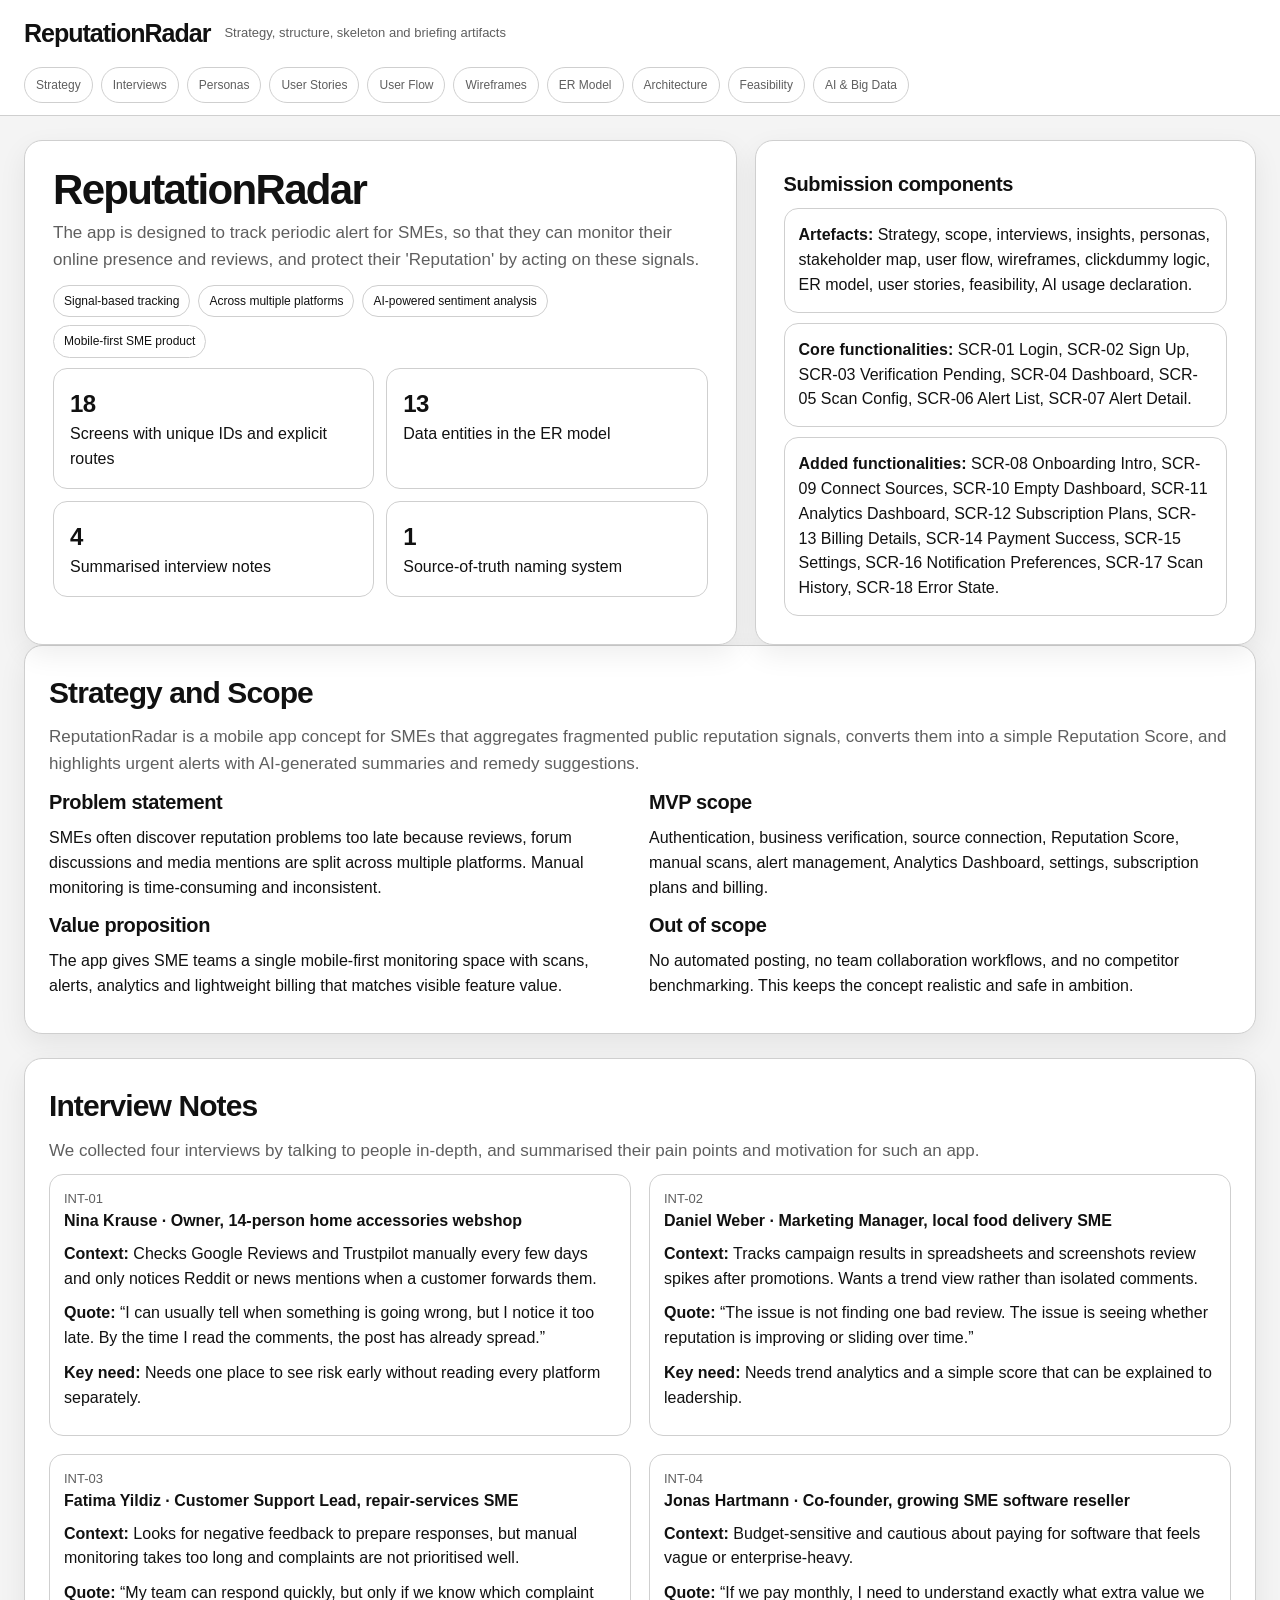
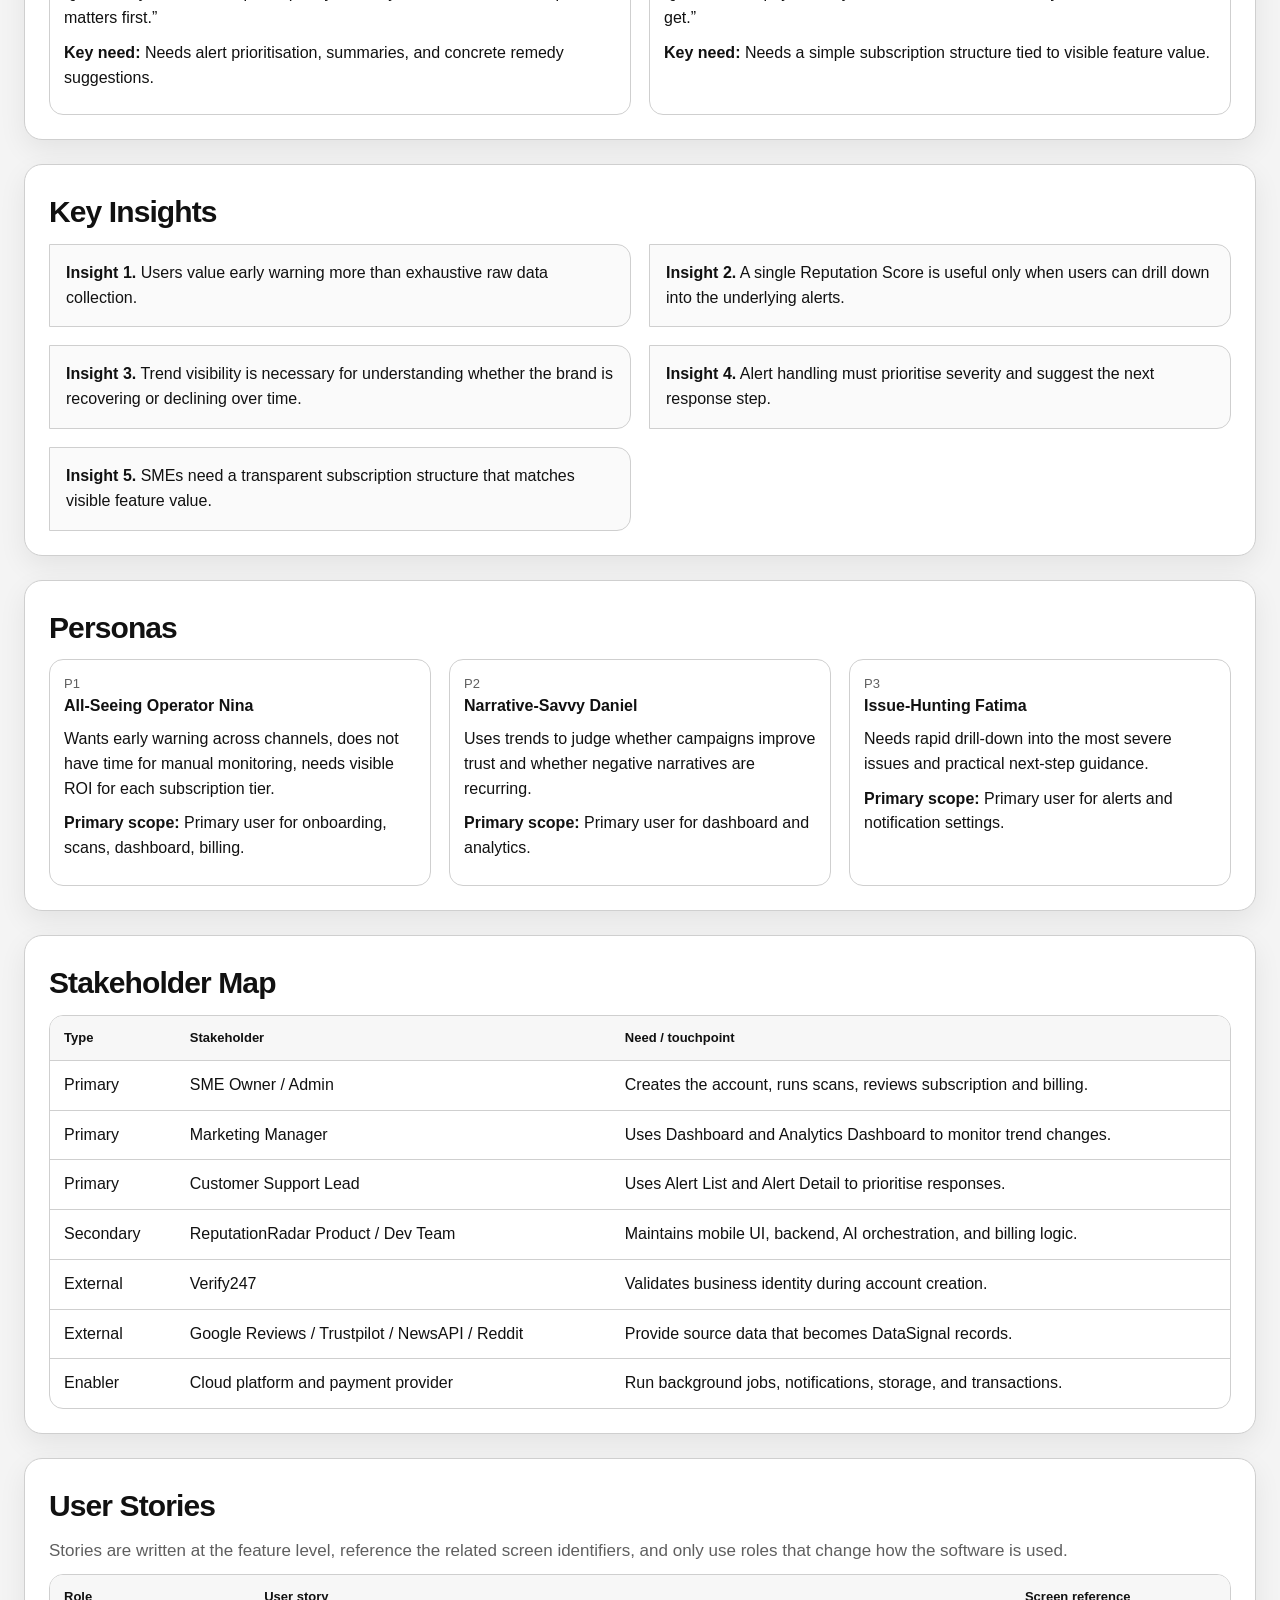
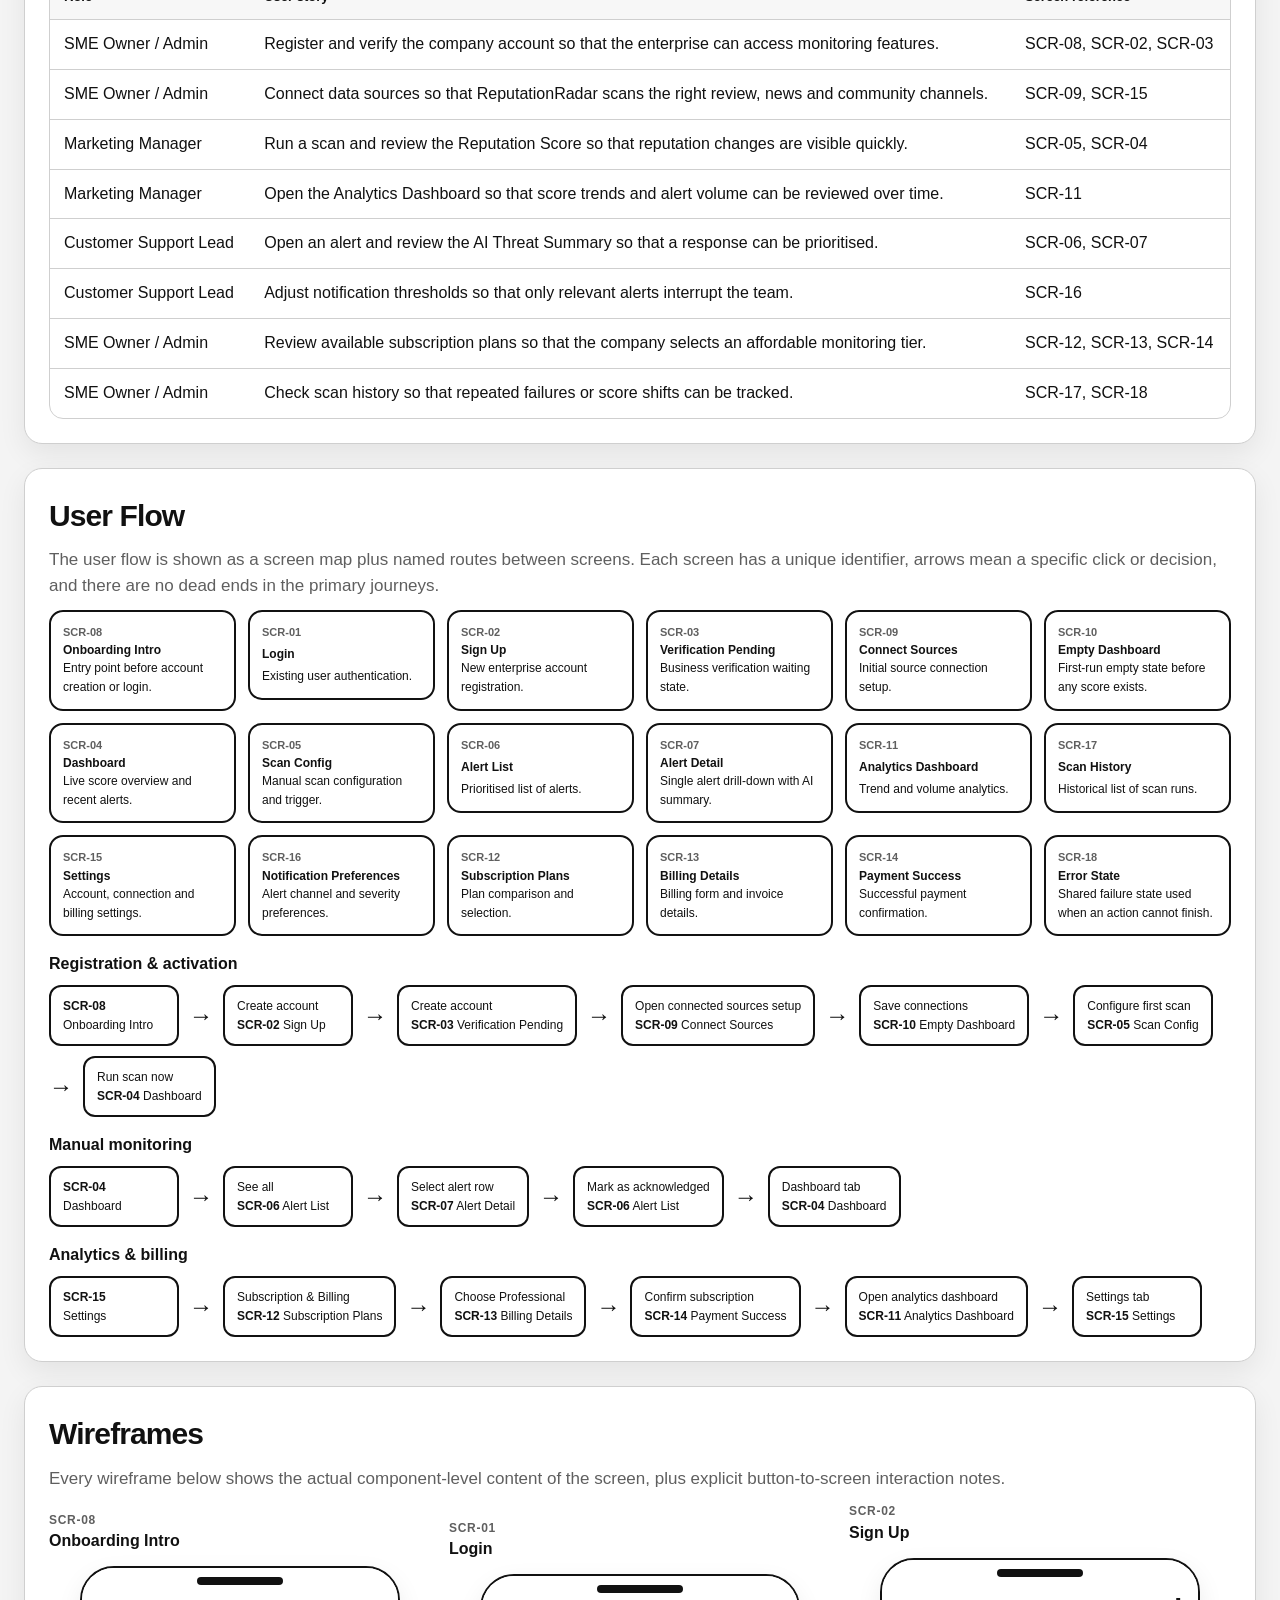
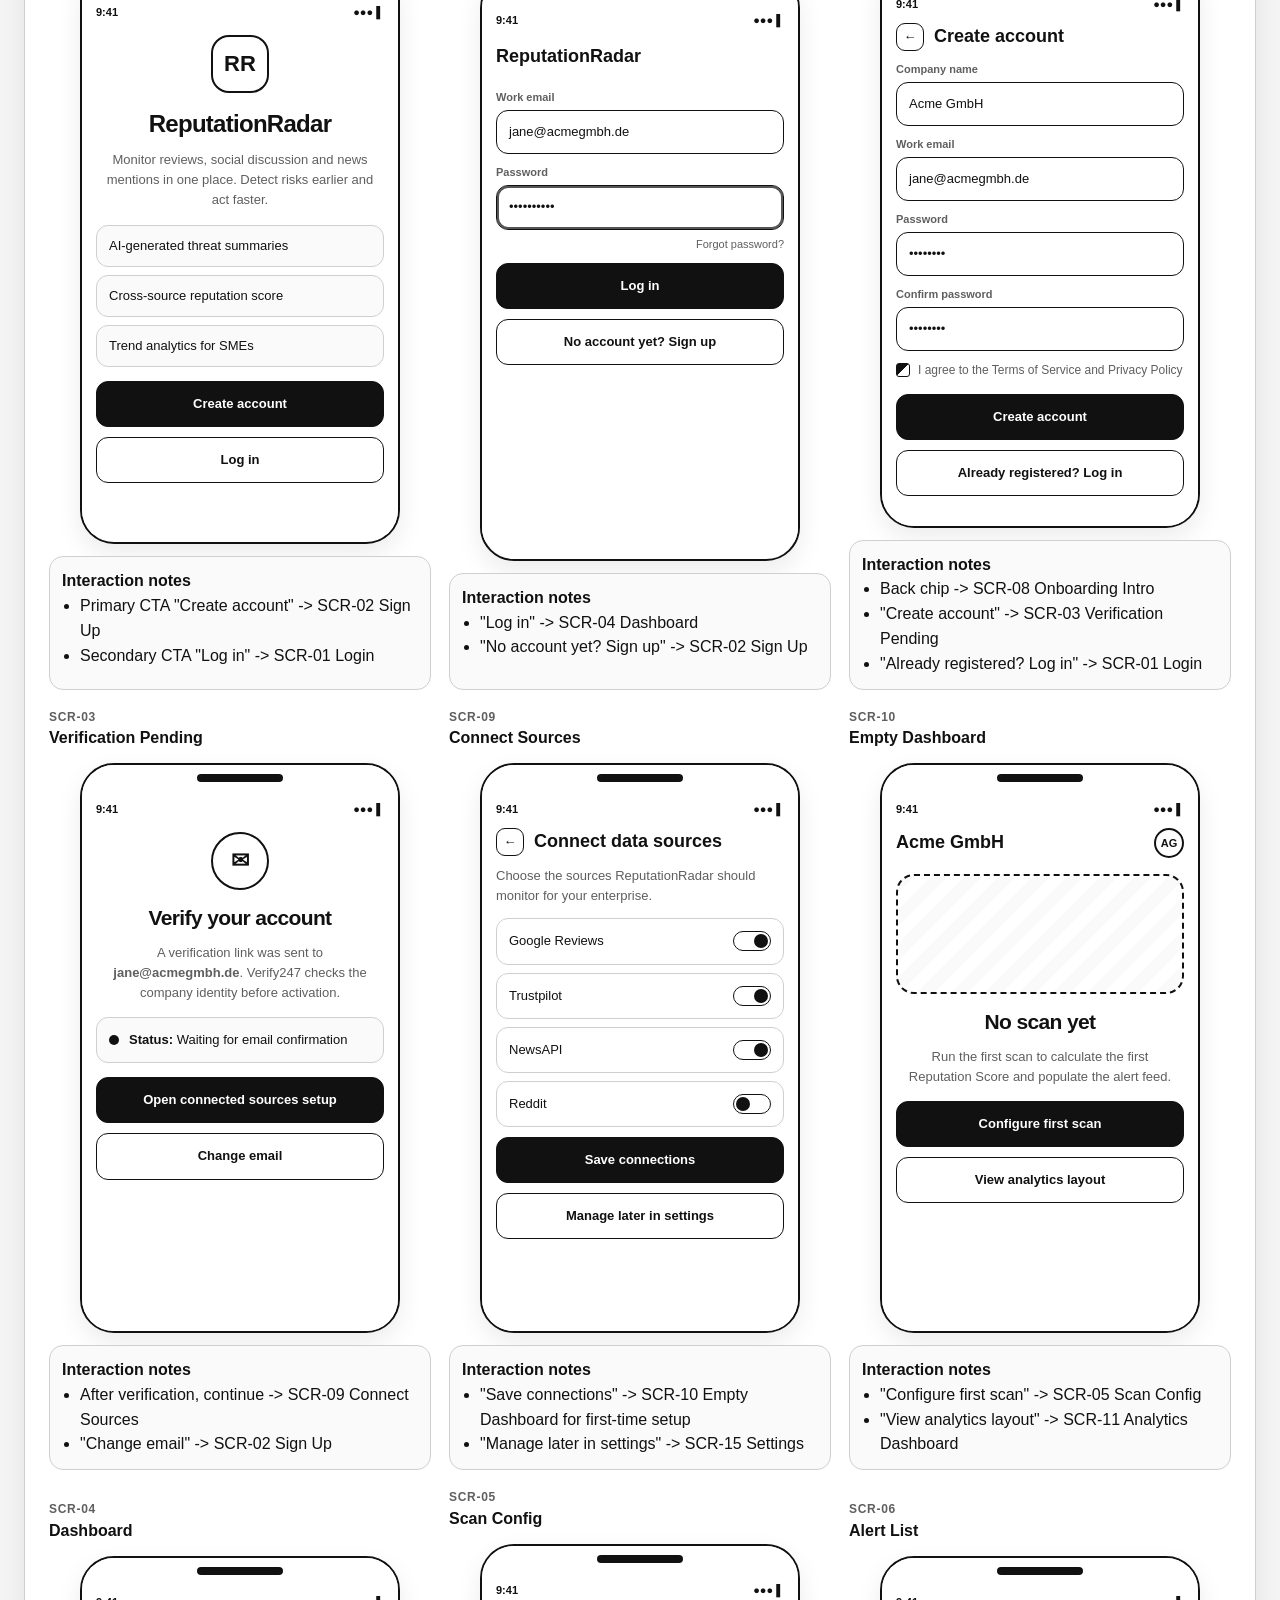
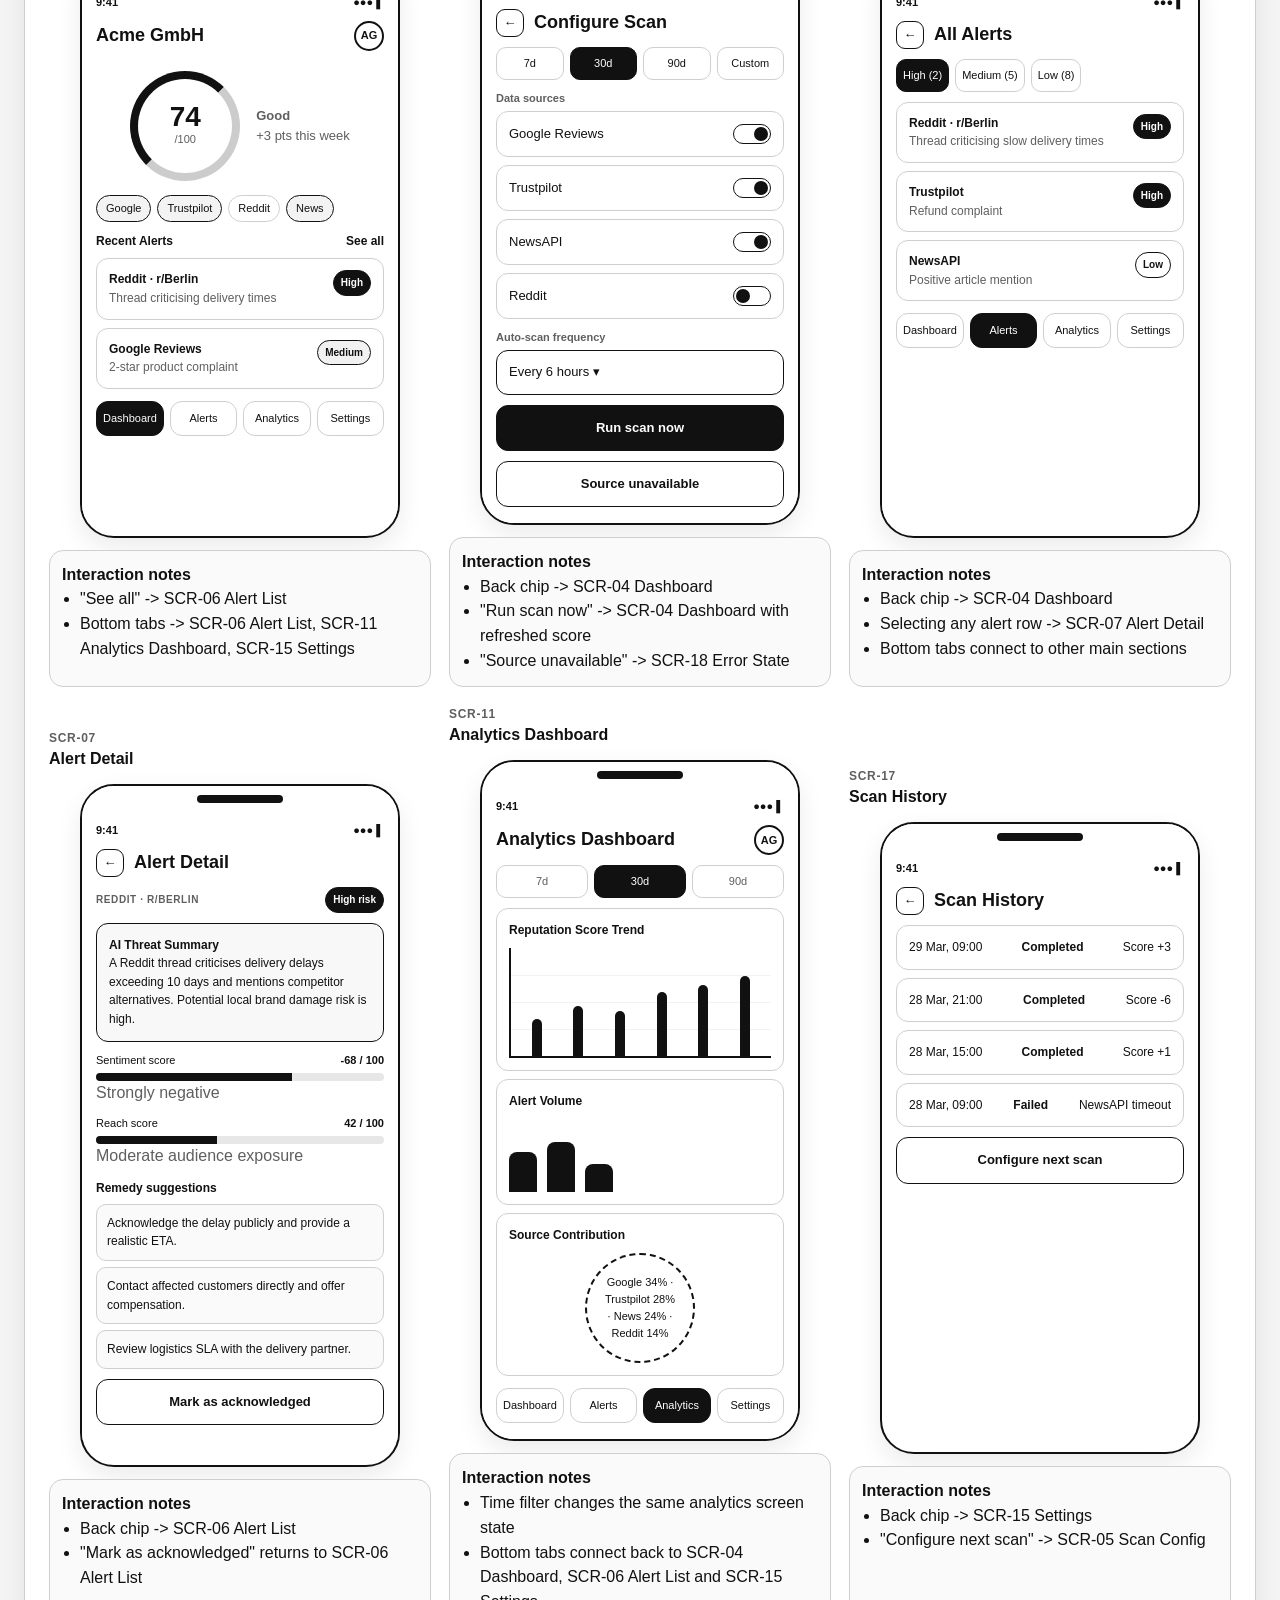
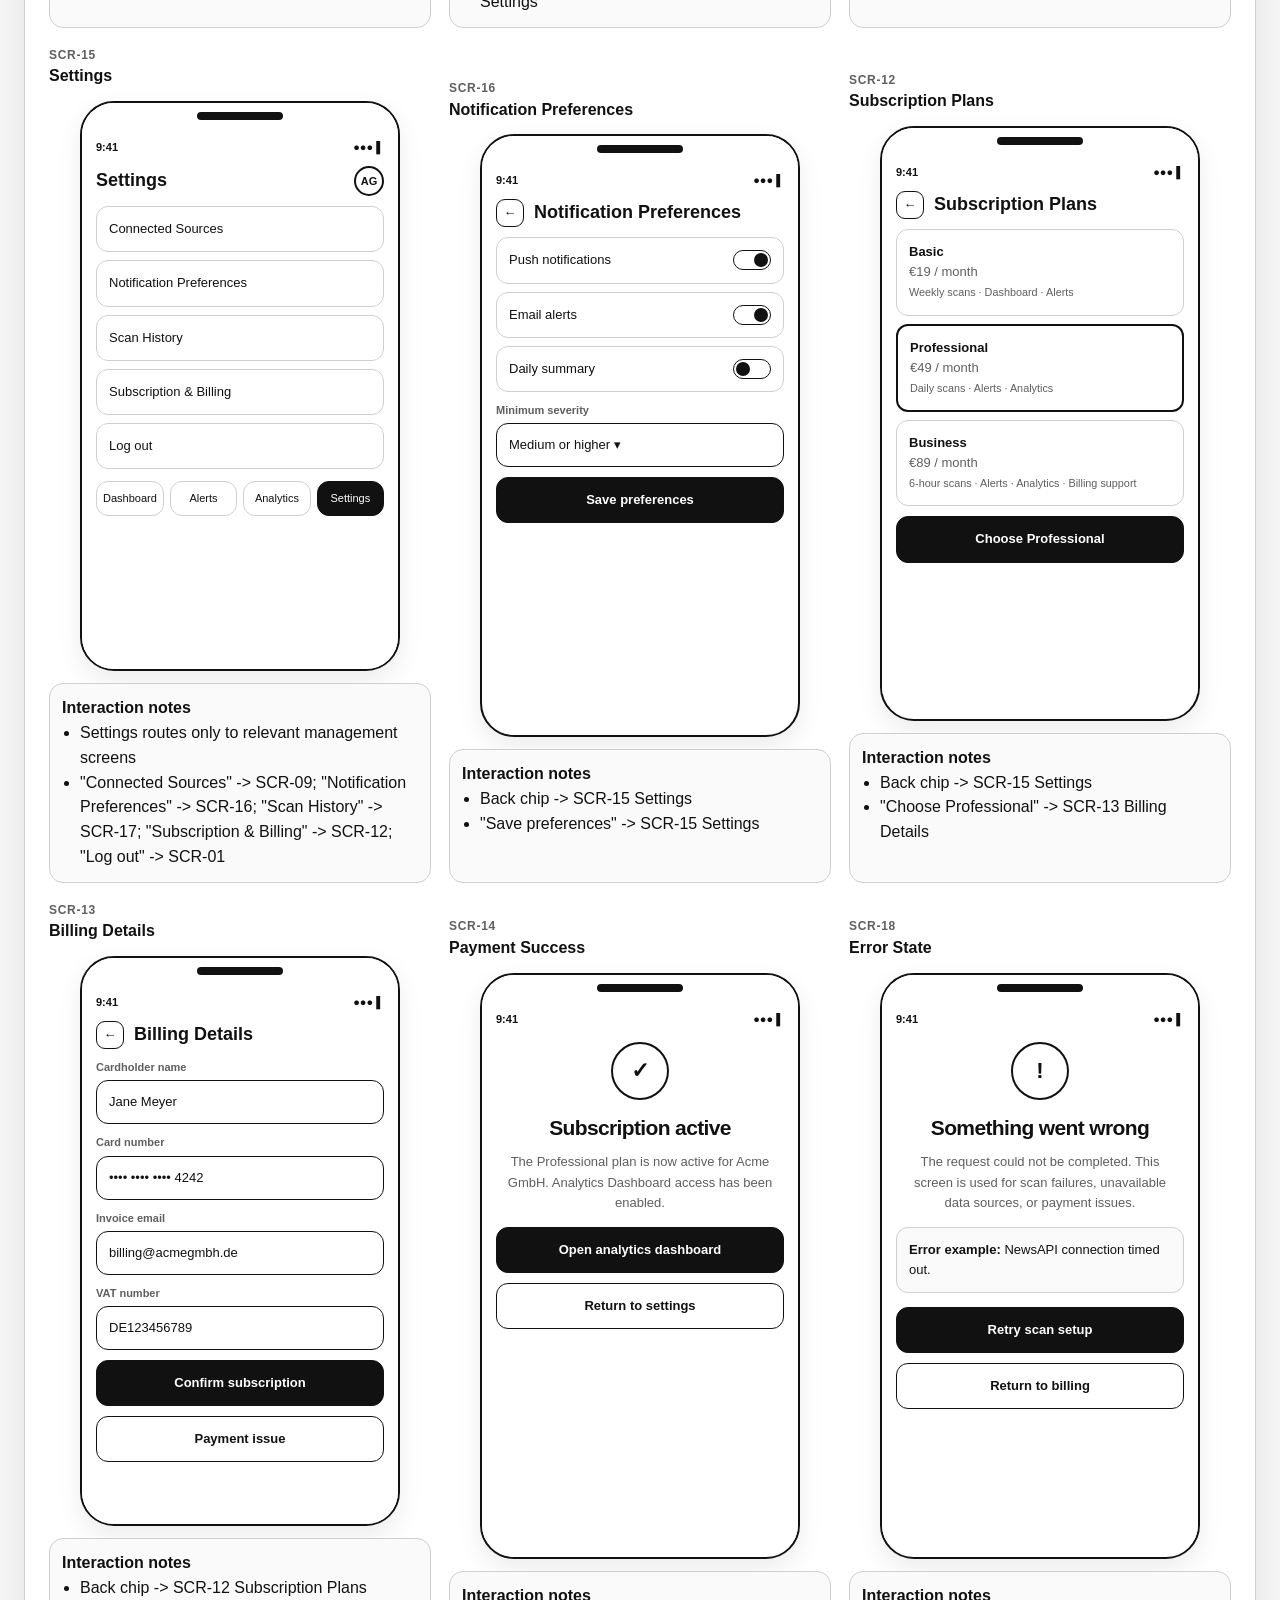
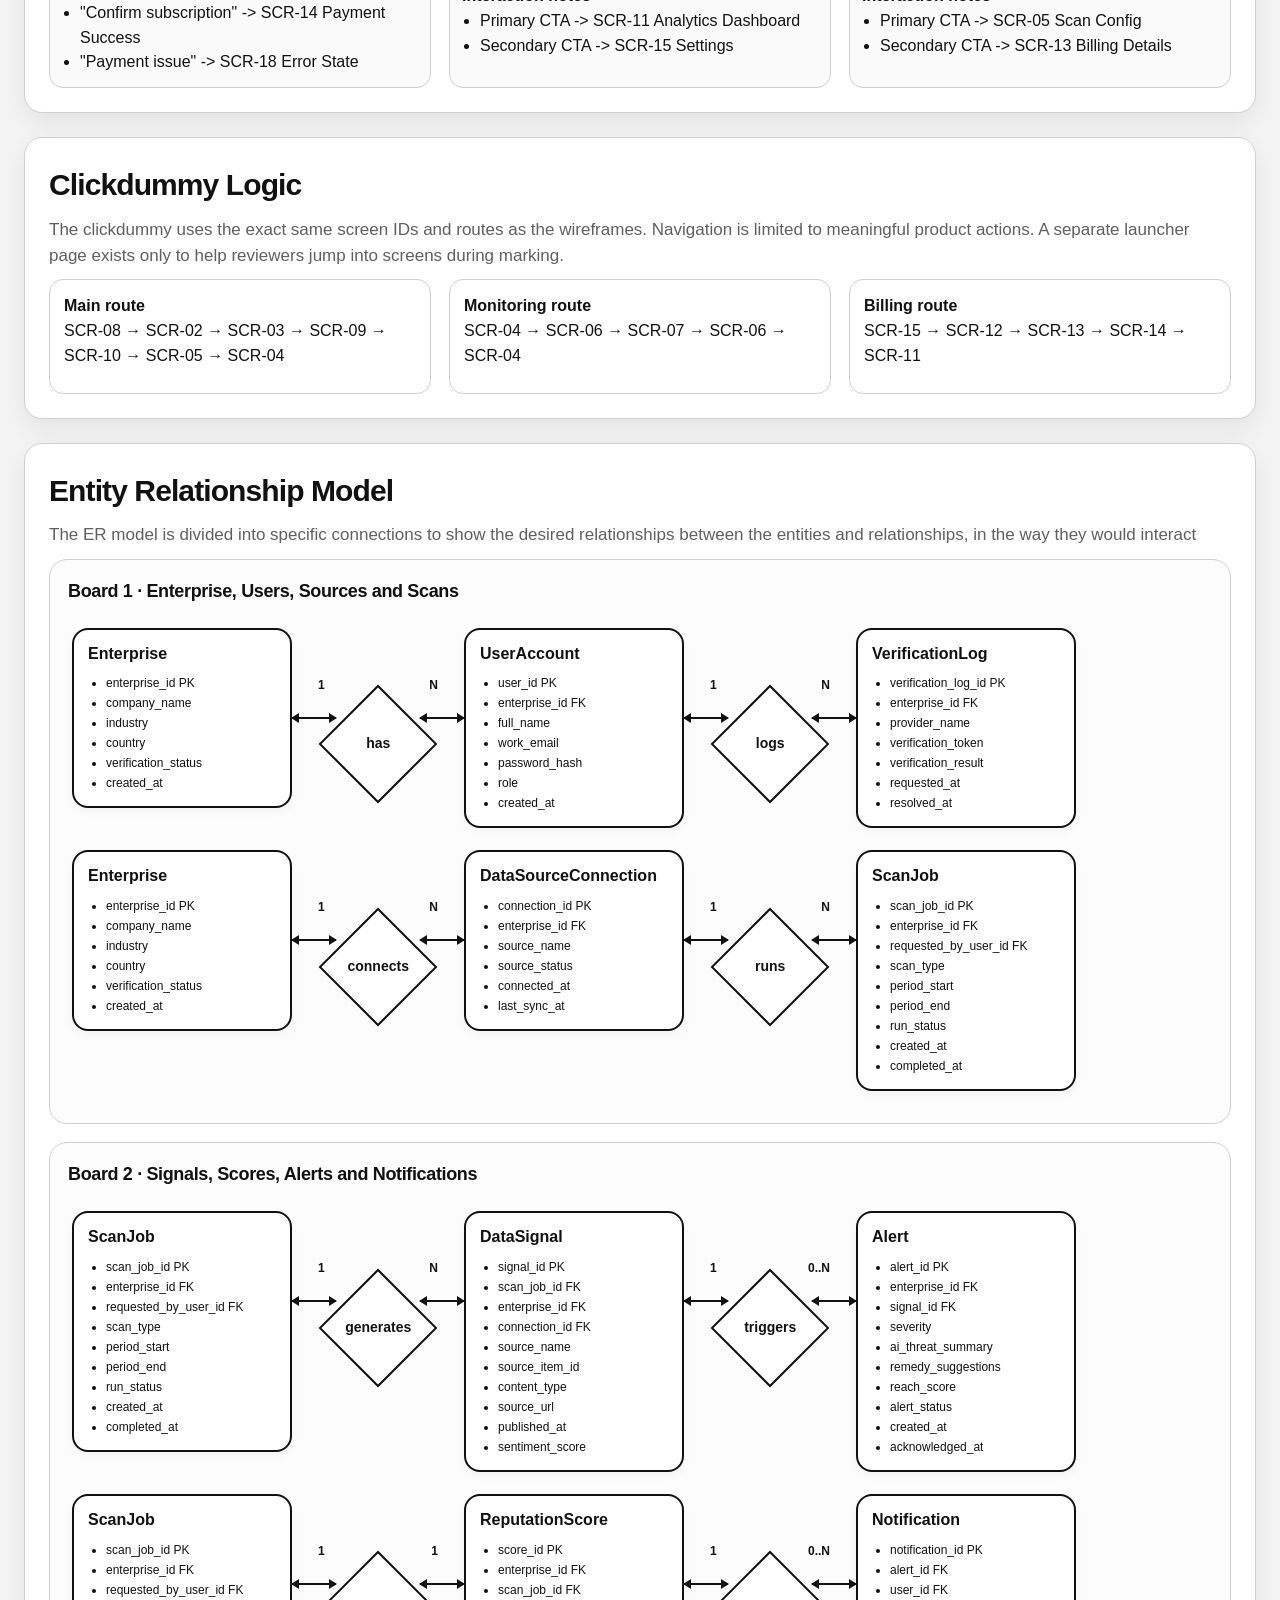
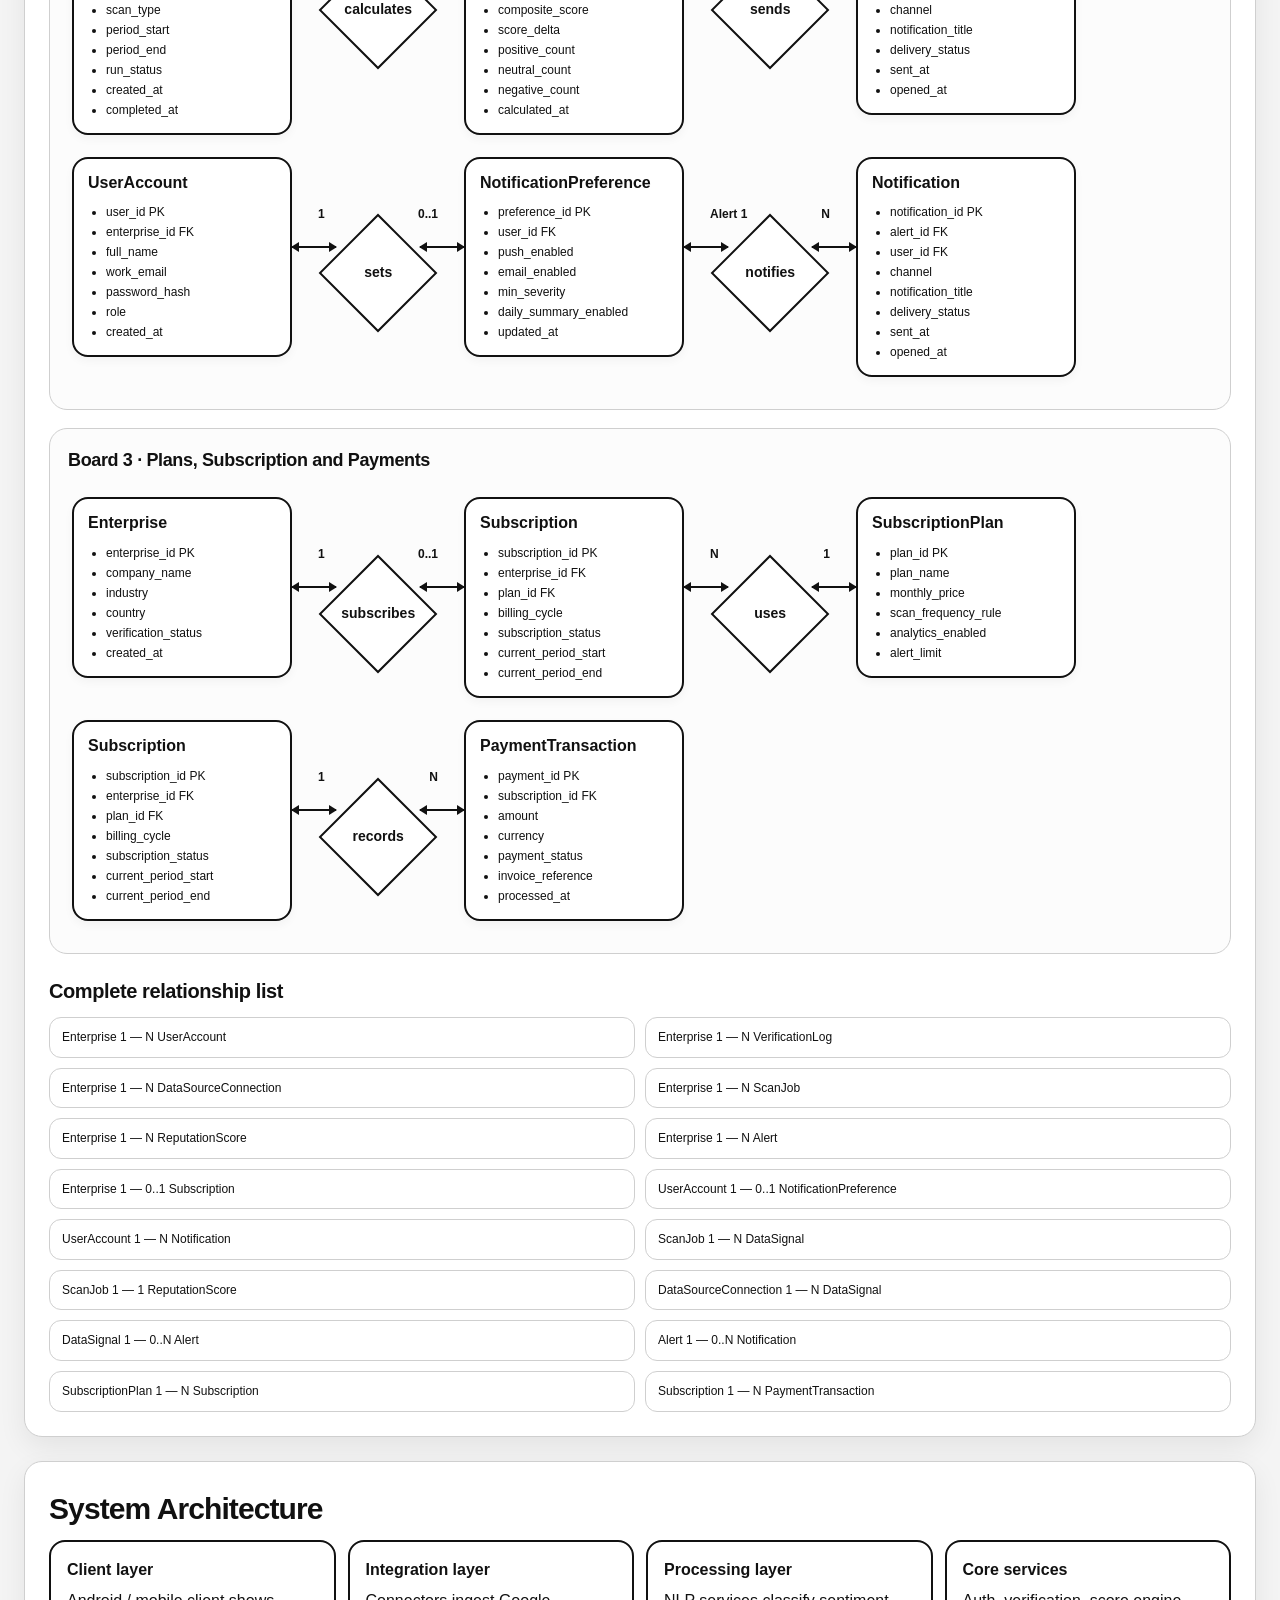
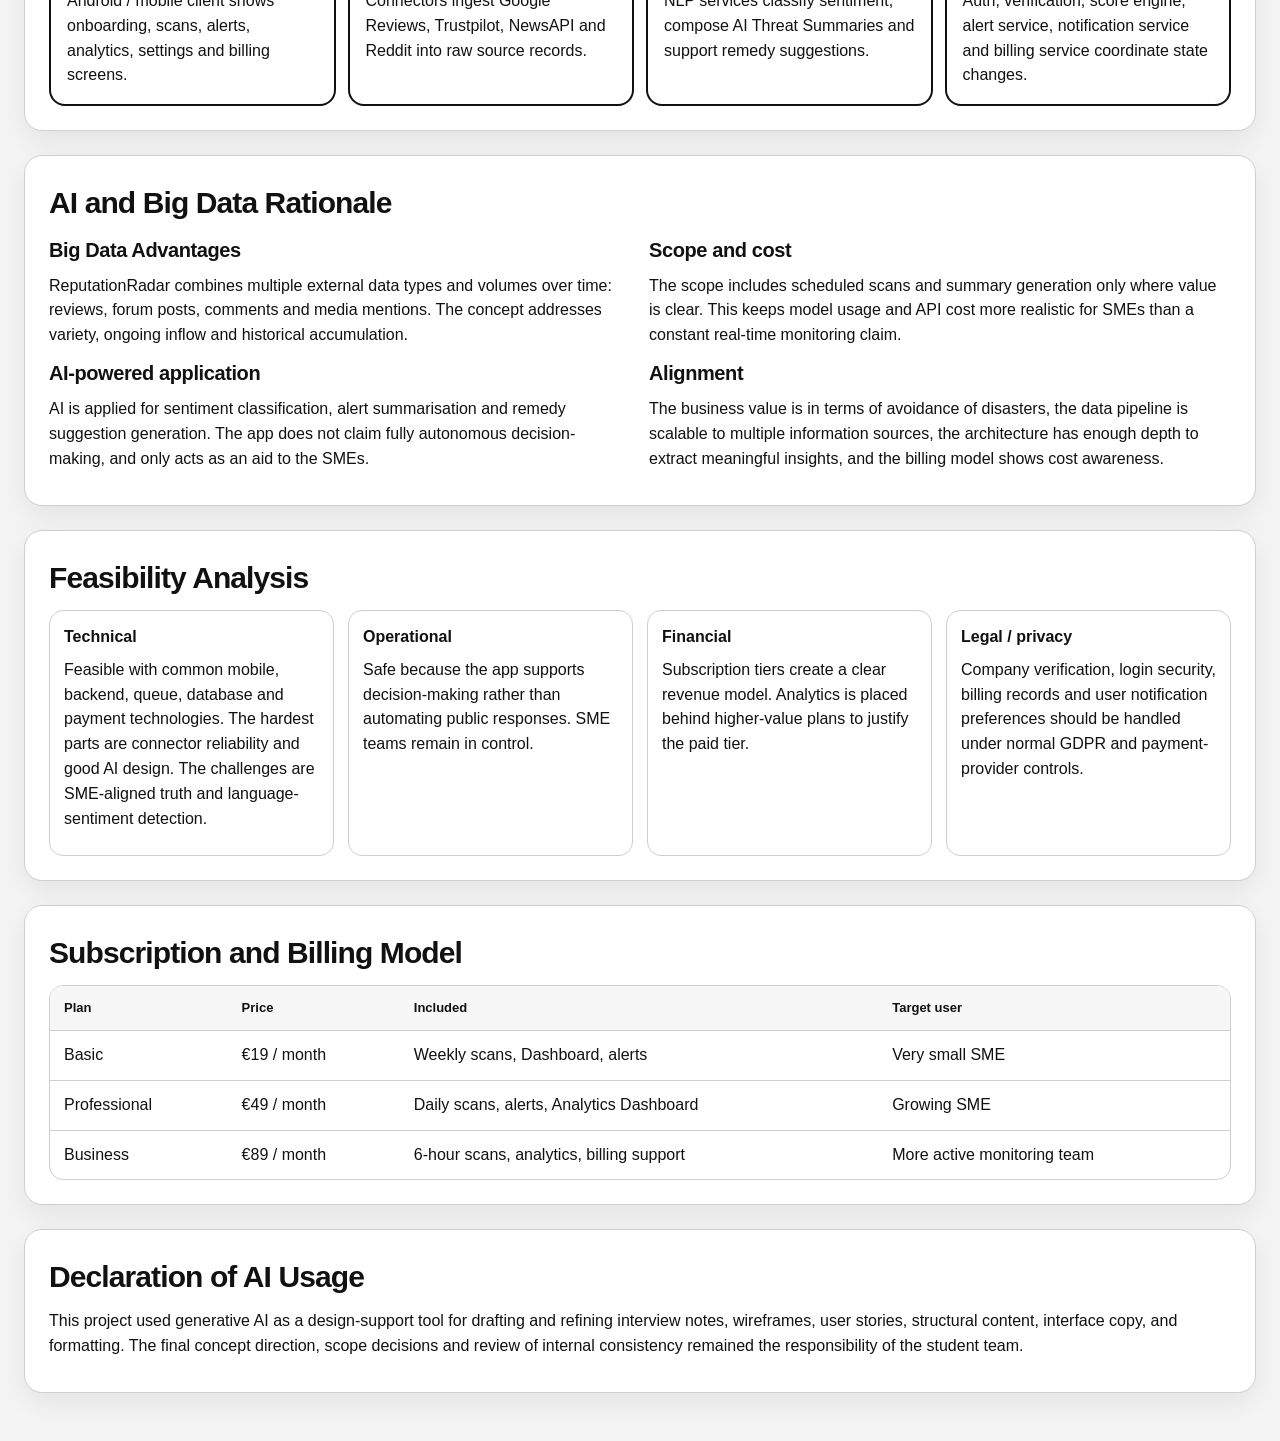
<file: ReputationRadar.html>
<!DOCTYPE html>
<html><head><meta charset="utf-8"/><meta content="width=device-width, initial-scale=1" name="viewport"/><title>ReputationRadar Final Deliverable</title><style>
:root{--bg:#f4f4f4;--paper:#ffffff;--ink:#111111;--muted:#5f5f5f;--line:#cfcfcf;--line2:#8f8f8f;--soft:#ededed;--shadow:0 10px 28px rgba(0,0,0,.07);--radius:18px;--font:Helvetica, Arial, sans-serif}
*{box-sizing:border-box} html{scroll-behavior:smooth} body{margin:0;background:var(--bg);color:var(--ink);font-family:var(--font);line-height:1.55} a{text-decoration:none;color:inherit} strong{font-weight:700}
.page{max-width:1360px;margin:0 auto;padding:24px}.card{background:var(--paper);border:1px solid var(--line);border-radius:var(--radius);box-shadow:var(--shadow)}.section{margin:0 0 24px}.section .card{padding:24px}h1,h2,h3,h4{margin:0 0 8px}h1{font-size:42px;line-height:1.02;letter-spacing:-.04em}h2{font-size:30px;letter-spacing:-.03em}h3{font-size:20px;letter-spacing:-.02em}h4{font-size:16px}p{margin:0 0 10px}.lead{font-size:17px;color:var(--muted)}.small{font-size:13px;color:var(--muted)}
.header{position:sticky;top:0;z-index:50;background:rgba(255,255,255,.97);backdrop-filter:blur(8px);border-bottom:1px solid var(--line)}.header-inner{max-width:1360px;margin:0 auto;padding:14px 24px;display:flex;align-items:center;gap:14px}.brand{font-weight:800;font-size:25px;letter-spacing:-.04em}.brand-sub{font-size:13px;color:var(--muted)}.topnav{max-width:1360px;margin:0 auto;padding:0 24px 12px;display:flex;flex-wrap:wrap;gap:8px}.topnav a{padding:8px 11px;background:#fff;border:1px solid var(--line);border-radius:999px;font-size:12px;color:var(--muted)}
.hero{display:grid;grid-template-columns:1.35fr .95fr;gap:18px}.hero .card{padding:28px}.kpi-grid{display:grid;grid-template-columns:repeat(2,1fr);gap:12px;margin-top:10px}.kpi{padding:16px;border:1px solid var(--line);border-radius:14px;background:#fff}.kpi b{display:block;font-size:24px;letter-spacing:-.03em}.chips{display:flex;gap:8px;flex-wrap:wrap;margin-top:12px}.chip{border:1px solid var(--line);padding:6px 10px;border-radius:999px;background:#fff;font-size:12px}
.grid-2{display:grid;grid-template-columns:repeat(2,1fr);gap:18px}.grid-3{display:grid;grid-template-columns:repeat(3,1fr);gap:18px}.grid-4{display:grid;grid-template-columns:repeat(4,1fr);gap:14px}.info-list{display:grid;gap:10px}.info-item{padding:14px;border:1px solid var(--line);border-radius:14px;background:#fff}.insight{padding:16px;border-left:4px solid #111;border:1px solid var(--line);background:#fafafa;border-radius:0 14px 14px 0}
.table{width:100%;border-collapse:separate;border-spacing:0;overflow:hidden;border:1px solid var(--line);border-radius:14px}.table th,.table td{padding:12px 14px;border-bottom:1px solid var(--line);vertical-align:top}.table th{background:#f7f7f7;text-align:left;font-size:13px}.table tr:last-child td{border-bottom:none}
.flow-map{display:grid;grid-template-columns:repeat(6,1fr);gap:12px;align-items:start}.flow-node{min-height:90px;padding:12px;border:2px solid #111;border-radius:14px;background:#fff;font-size:12px;display:flex;flex-direction:column;justify-content:space-between}.flow-node .id{font-size:11px;color:var(--muted);font-weight:700}.flow-chain{display:flex;flex-wrap:wrap;gap:10px;align-items:center}.chain-box{padding:10px 12px;border:2px solid #111;border-radius:12px;background:#fff;min-width:130px;font-size:12px}.chain-arrow{font-size:24px;line-height:1}
.wf-grid{display:grid;grid-template-columns:repeat(3,1fr);gap:18px}.phone-wrap{display:grid;gap:12px}.screen-meta{display:flex;justify-content:space-between;align-items:flex-end;gap:10px}.screen-meta .sid{font-size:12px;color:var(--muted);font-weight:700;letter-spacing:.06em}.screen-meta h4{margin:0}.phone{width:100%;max-width:320px;justify-self:center;border:2px solid #111;border-radius:34px;background:#fff;box-shadow:0 10px 26px rgba(0,0,0,.08);overflow:hidden}.phone-top{height:26px;display:flex;justify-content:center;align-items:center;background:#fff}.notch{width:86px;height:8px;border-radius:99px;background:#111}.screen{min-height:540px;padding:10px 14px 16px;background:#fff}.status{display:flex;justify-content:space-between;font-size:11px;font-weight:700;margin-bottom:10px}.mini-brand{font-size:18px;font-weight:800;margin:14px 0 18px}.screen-title{font-size:18px;font-weight:800}.screen-row{display:flex;align-items:center;gap:10px;margin-bottom:10px}.avatar{width:30px;height:30px;border:2px solid #111;border-radius:50%;display:flex;align-items:center;justify-content:center;font-size:11px;font-weight:800;margin-left:auto}.back-chip{width:28px;height:28px;border:1.5px solid #111;border-radius:9px;display:flex;align-items:center;justify-content:center;font-size:13px;font-weight:700;background:#fff}.hero-logo,.verify-icon{width:58px;height:58px;border:2px solid #111;border-radius:18px;display:flex;align-items:center;justify-content:center;font-size:22px;font-weight:800;margin:14px auto 12px}.verify-icon{border-radius:50%}.screen-headline{font-size:24px;font-weight:800;text-align:center;letter-spacing:-.03em}.screen-headline.sm{font-size:21px}.screen-copy{text-align:center;color:var(--muted);font-size:13px;margin:8px 8px 14px}.screen-copy.small{text-align:left;margin:0 0 12px}.feature-list{display:grid;gap:8px;margin:14px 0}.feature-item{padding:10px 12px;border:1px solid var(--line);border-radius:12px;background:#fafafa;font-size:13px}.field-label{display:block;font-size:11px;color:var(--muted);font-weight:700;margin:10px 0 4px}.field-box{padding:11px 12px;border:1.5px solid #111;border-radius:12px;font-size:13px;background:#fff}.field-box.focus{box-shadow:inset 0 0 0 2px #555}.right{text-align:right}.tiny-link{font-size:11px;color:var(--muted);margin:6px 0 10px}.checkbox-row{display:flex;gap:8px;font-size:12px;color:var(--muted);margin:10px 0 14px}.checkbox{width:14px;height:14px;border:1.5px solid #111;border-radius:3px;flex:0 0 14px;margin-top:2px}.checkbox.checked{background:linear-gradient(135deg,#111 0 50%,#fff 50% 100%)}.btn{display:block;padding:12px 12px;border-radius:12px;text-align:center;font-weight:700;border:1.5px solid #111;margin:10px 0 0;font-size:13px}.btn.primary{background:#111;color:#fff}.btn.secondary{background:#fff;color:#111}.status-card{display:flex;gap:10px;align-items:center;padding:12px;border:1px solid var(--line);border-radius:12px;background:#fafafa;margin:10px 0 14px;font-size:13px}.status-card.plain{display:block}.status-dot{width:10px;height:10px;border-radius:50%;background:#111}.toggle-card,.menu-card,.plan-card,.history-row{display:flex;justify-content:space-between;gap:10px;align-items:center;padding:12px;border:1px solid var(--line);border-radius:12px;background:#fff;margin-bottom:8px;font-size:13px}.toggle{width:38px;height:20px;border-radius:999px;border:1.5px solid #111;position:relative;display:inline-block;background:#fff}.toggle:after{content:'';position:absolute;top:2px;width:14px;height:14px;border-radius:50%;background:#111}.toggle.on:after{right:2px}.toggle.off:after{left:2px}.empty-spot{height:120px;border:2px dashed #111;border-radius:18px;background:repeating-linear-gradient(135deg,#fafafa 0 12px,#fff 12px 24px);margin:16px 0 12px}.score-wrap{display:flex;align-items:center;gap:16px;justify-content:center;padding:10px 0 14px}.score-ring{width:110px;height:110px;border:8px solid #111;border-right-color:#ccc;border-bottom-color:#ccc;border-radius:50%;display:flex;flex-direction:column;align-items:center;justify-content:center}.score-number{font-size:28px;font-weight:800;line-height:1}.score-small{font-size:11px;color:var(--muted)}.score-note{font-size:13px;color:var(--muted)}.pills{display:flex;gap:6px;flex-wrap:wrap;margin-bottom:10px}.source-pill{padding:4px 9px;border:1px solid var(--line);border-radius:999px;font-size:11px;background:#fff}.source-pill.active{border-color:#111;background:#f3f3f3}.subhead-row{display:flex;justify-content:space-between;align-items:center;font-size:12px;font-weight:700;margin:6px 0 8px}.alert-card{display:flex;justify-content:space-between;gap:10px;align-items:flex-start;padding:11px 12px;border:1px solid var(--line);border-radius:12px;background:#fff;margin-bottom:8px;font-size:12px}.alert-card.link{cursor:pointer}.muted{color:var(--muted)}.badge{padding:4px 7px;border:1px solid #111;border-radius:999px;font-size:10px;font-weight:800;white-space:nowrap}.badge.high{background:#111;color:#fff}.badge.med{background:#f1f1f1}.badge.low{background:#fff}.navtabs{display:grid;grid-template-columns:repeat(4,1fr);gap:6px;margin-top:12px}.navtabs a{padding:8px 6px;border:1px solid var(--line);border-radius:12px;text-align:center;font-size:11px;background:#fff}.navtabs a.active{background:#111;color:#fff;border-color:#111}.segment-row{display:grid;grid-template-columns:repeat(4,1fr);gap:6px;margin-bottom:10px}.segment-row.small{grid-template-columns:repeat(3,1fr)}.segment-row span,.filter-row .filter{padding:7px 6px;border:1px solid var(--line);border-radius:10px;font-size:11px;text-align:center;background:#fff}.segment-row .active,.filter-row .active{background:#111;color:#fff;border-color:#111}.filter-row{display:flex;gap:6px;flex-wrap:wrap;margin-bottom:10px}.tagline-row{display:flex;justify-content:space-between;align-items:center;gap:8px;margin-bottom:10px}.tiny-tag{font-size:10px;font-weight:700;color:var(--muted);text-transform:uppercase;letter-spacing:.06em}.summary-box{padding:12px;border:1px solid #111;border-radius:12px;background:#f8f8f8;font-size:12px;margin-bottom:10px}.meter{margin-bottom:10px}.meter-label{display:flex;justify-content:space-between;font-size:11px;margin-bottom:4px}.meter-track{height:8px;border-radius:999px;background:#e7e7e7;overflow:hidden}.meter-fill{height:100%;background:#111}.fill-68{width:68%}.fill-42{width:42%}.subhead{font-weight:700;font-size:12px;margin:8px 0 6px}.remedy{padding:9px 10px;border:1px solid var(--line);border-radius:10px;background:#fafafa;font-size:12px;margin-bottom:6px}.chart-card{padding:12px;border:1px solid var(--line);border-radius:12px;background:#fff;margin-bottom:8px}.chart-card.half{min-height:96px}.chart-title{font-size:12px;font-weight:700;margin-bottom:8px}.linechart{height:110px;border-left:2px solid #111;border-bottom:2px solid #111;position:relative;background:linear-gradient(to top,transparent 24%,#f2f2f2 24% 25%,transparent 25% 49%,#f2f2f2 49% 50%,transparent 50% 74%,#f2f2f2 74% 75%,transparent 75%)}.linechart span{position:absolute;bottom:0;width:10px;border-radius:8px 8px 0 0;background:#111}.bars{display:flex;gap:10px;align-items:flex-end;height:74px}.bars b{display:block;width:28px;background:#111;border-radius:8px 8px 0 0}.donut{padding:18px;border:2px dashed #111;border-radius:50%;width:110px;height:110px;display:flex;align-items:center;justify-content:center;text-align:center;font-size:11px;margin:0 auto}.plan-card{display:grid;grid-template-columns:1fr auto;gap:6px;align-items:start}.plan-card small{grid-column:1 / -1;color:var(--muted)}.plan-card.featured{border:2px solid #111}.history-row{font-size:12px}.anno{padding:12px;border:1px solid var(--line);border-radius:14px;background:#fafafa}.anno ul{margin:0;padding-left:18px}.erd-wrap{display:grid;grid-template-columns:repeat(3,1fr);gap:16px}.entity{border:2px solid #111;border-radius:16px;overflow:hidden;background:#fff}.entity h4{padding:12px 14px;background:#111;color:#fff;margin:0;font-size:15px}.entity ul{list-style:none;margin:0;padding:0}.entity li{padding:8px 12px;border-top:1px solid var(--line);font-size:12px}.rels{display:grid;grid-template-columns:repeat(2,1fr);gap:8px}.rel{padding:12px;border:1px solid var(--line);border-radius:12px;background:#fff;font-size:12px}.arch-grid{display:grid;grid-template-columns:repeat(4,1fr);gap:12px}.arch-box{padding:16px;border:2px solid #111;border-radius:16px;background:#fff;min-height:120px}.arch-box b{display:block;margin-bottom:6px}.print-note{font-size:12px;color:var(--muted)}

.miro-board-wrap{overflow:auto;border:1px solid var(--line);border-radius:18px;background:#fcfcfc;padding:12px}
.miro-caption{font-size:13px;color:var(--muted);margin-top:10px}
.miro-board{min-width:1600px;background-image:radial-gradient(#e9e9e9 1px, transparent 1px);background-size:18px 18px;border-radius:14px}

@media (max-width:1100px){.hero,.grid-2,.grid-3,.grid-4,.wf-grid,.erd-wrap,.arch-grid,.flow-map,.rels{grid-template-columns:1fr 1fr}.page{padding:18px}}
@media (max-width:760px){.hero,.grid-2,.grid-3,.grid-4,.wf-grid,.erd-wrap,.arch-grid,.flow-map,.rels{grid-template-columns:1fr}.phone{max-width:none;width:100%}h1{font-size:34px}h2{font-size:24px}.header{position:static}}
@media print{@page{size:A4;margin:14mm}body{background:#fff;font-size:10.5pt}.header{position:static;background:#fff;border-bottom:1px solid #000}.topnav{display:none}.page{max-width:none;padding:0}.card{box-shadow:none;break-inside:avoid}.section{break-inside:avoid-page}.wf-grid{grid-template-columns:repeat(2,1fr)}.phone{max-width:260px}}

.miro-clean{display:grid;gap:18px}
.miro-board2{border:1px solid var(--line);border-radius:18px;background:#fcfcfc;padding:18px;overflow:auto}
.miro-board2 h3{margin:0 0 14px;font-size:18px}
.miro-board2 .diagram-row{display:flex;align-items:flex-start;gap:26px;min-width:980px;padding:8px 4px 14px}
.miro-board2 .entity-card{width:220px;min-height:170px;border:2px solid #111;border-radius:16px;background:#fff;padding:12px 14px;box-shadow:0 4px 10px rgba(0,0,0,.04)}
.miro-board2 .entity-card h4{margin:0 0 8px;font-size:16px}
.miro-board2 .entity-card ul{margin:0;padding-left:18px;font-size:12px;line-height:1.5}
.miro-board2 .entity-card li{margin:0 0 2px}
.miro-board2 .diamond-wrap{position:relative;display:flex;flex-direction:column;align-items:center;gap:8px;padding-top:48px;min-width:120px;overflow:visible}
.miro-board2 .conn{position:absolute;top:89px;height:2px;background:#111;display:block}
.miro-board2 .conn-left{left:-26px;width:44px}
.miro-board2 .conn-right{left:102px;width:44px}
.miro-board2 .conn::before,.miro-board2 .conn::after{content:"";position:absolute;top:50%;transform:translateY(-50%);width:0;height:0;border-top:5px solid transparent;border-bottom:5px solid transparent}
.miro-board2 .conn-left::before{left:-1px;border-right:8px solid #111}
.miro-board2 .conn-left::after{right:-1px;border-left:8px solid #111}
.miro-board2 .conn-right::before{left:-1px;border-right:8px solid #111}
.miro-board2 .conn-right::after{right:-1px;border-left:8px solid #111}
.miro-board2 .diamond{position:relative;z-index:2;width:84px;height:84px;border:2px solid #111;background:#fff;transform:rotate(45deg);display:flex;align-items:center;justify-content:center}
.miro-board2 .diamond span{transform:rotate(-45deg);font-weight:700;font-size:14px;text-align:center;line-height:1.1;display:block;width:90px}
.miro-board2 .cardinality{position:relative;z-index:2;font-size:12px;font-weight:700;color:#111;display:flex;justify-content:space-between;width:100%}
.miro-board2 .legend{margin-top:8px;font-size:12px;color:var(--muted)}
.relationship-list{display:grid;grid-template-columns:repeat(2,1fr);gap:10px;margin-top:8px}
.relationship-list .rel{padding:10px 12px;border:1px solid var(--line);border-radius:12px;background:#fff;font-size:12px}
@media (max-width:760px){.relationship-list{grid-template-columns:1fr}}
</style></head><body><div class="header"><div class="header-inner"><div class="brand">ReputationRadar</div><div class="brand-sub">Strategy, structure, skeleton and briefing artifacts</div></div><div class="topnav"><a href="#strategy">Strategy</a><a href="#interviews">Interviews</a><a href="#personas">Personas</a><a href="#stories">User Stories</a><a href="#flows">User Flow</a><a href="#wireframes">Wireframes</a><a href="#erd">ER Model</a><a href="#architecture">Architecture</a><a href="#feasibility">Feasibility</a><a href="#ai">AI &amp; Big Data</a></div></div><div class="page"><div class="hero"><div class="card"><h1>ReputationRadar</h1><p class="lead">The app is designed to track periodic alert for SMEs, so that they can monitor their online presence and reviews, and protect their 'Reputation' by acting on these signals.</p><div class="chips"><span class="chip">Signal-based tracking</span><span class="chip">Across multiple platforms</span><span class="chip">AI-powered sentiment analysis</span><span class="chip">Mobile-first SME product</span></div><div class="kpi-grid"><div class="kpi"><b>18</b> Screens with unique IDs and explicit routes</div><div class="kpi"><b>13</b> Data entities in the ER model</div><div class="kpi"><b>4</b> Summarised interview notes</div><div class="kpi"><b>1</b> Source-of-truth naming system</div></div></div><div class="card"><h3>Submission components</h3><div class="info-list"><div class="info-item"><strong>Artefacts:</strong> Strategy, scope, interviews, insights, personas, stakeholder map, user flow, wireframes, clickdummy logic, ER model, user stories, feasibility, AI usage declaration.</div><div class="info-item"><strong>Core functionalities:</strong> SCR-01 Login, SCR-02 Sign Up, SCR-03 Verification Pending, SCR-04 Dashboard, SCR-05 Scan Config, SCR-06 Alert List, SCR-07 Alert Detail.</div><div class="info-item"><strong>Added functionalities:</strong> SCR-08 Onboarding Intro, SCR-09 Connect Sources, SCR-10 Empty Dashboard, SCR-11 Analytics Dashboard, SCR-12 Subscription Plans, SCR-13 Billing Details, SCR-14 Payment Success, SCR-15 Settings, SCR-16 Notification Preferences, SCR-17 Scan History, SCR-18 Error State.</div></div></div></div><div class="section" id="strategy"><div class="card"><h2>Strategy and Scope</h2><p class="lead">ReputationRadar is a mobile app concept for SMEs that aggregates fragmented public reputation signals, converts them into a simple Reputation Score, and highlights urgent alerts with AI-generated summaries and remedy suggestions.</p><div class="grid-2"><div><h3>Problem statement</h3><p>SMEs often discover reputation problems too late because reviews, forum discussions and media mentions are split across multiple platforms. Manual monitoring is time-consuming and inconsistent.</p><h3>Value proposition</h3><p>The app gives SME teams a single mobile-first monitoring space with scans, alerts, analytics and lightweight billing that matches visible feature value.</p></div><div><h3>MVP scope</h3><p>Authentication, business verification, source connection, Reputation Score, manual scans, alert management, Analytics Dashboard, settings, subscription plans and billing.</p><h3>Out of scope</h3><p>No automated posting, no team collaboration workflows, and no competitor benchmarking. This keeps the concept realistic and safe in ambition.</p></div></div></div></div><div class="section" id="interviews"><div class="card"><h2>Interview Notes</h2><p class="lead">We collected four interviews by talking to people in-depth, and summarised their pain points and motivation for such an app.</p><div class="grid-2"><div class="info-item"><div class="small">INT-01</div><h4>Nina Krause · Owner, 14-person home accessories webshop</h4><p><strong>Context:</strong> Checks Google Reviews and Trustpilot manually every few days and only notices Reddit or news mentions when a customer forwards them.</p><p><strong>Quote:</strong> “I can usually tell when something is going wrong, but I notice it too late. By the time I read the comments, the post has already spread.”</p><p><strong>Key need:</strong> Needs one place to see risk early without reading every platform separately.</p></div><div class="info-item"><div class="small">INT-02</div><h4>Daniel Weber · Marketing Manager, local food delivery SME</h4><p><strong>Context:</strong> Tracks campaign results in spreadsheets and screenshots review spikes after promotions. Wants a trend view rather than isolated comments.</p><p><strong>Quote:</strong> “The issue is not finding one bad review. The issue is seeing whether reputation is improving or sliding over time.”</p><p><strong>Key need:</strong> Needs trend analytics and a simple score that can be explained to leadership.</p></div><div class="info-item"><div class="small">INT-03</div><h4>Fatima Yildiz · Customer Support Lead, repair-services SME</h4><p><strong>Context:</strong> Looks for negative feedback to prepare responses, but manual monitoring takes too long and complaints are not prioritised well.</p><p><strong>Quote:</strong> “My team can respond quickly, but only if we know which complaint matters first.”</p><p><strong>Key need:</strong> Needs alert prioritisation, summaries, and concrete remedy suggestions.</p></div><div class="info-item"><div class="small">INT-04</div><h4>Jonas Hartmann · Co-founder, growing SME software reseller</h4><p><strong>Context:</strong> Budget-sensitive and cautious about paying for software that feels vague or enterprise-heavy.</p><p><strong>Quote:</strong> “If we pay monthly, I need to understand exactly what extra value we get.”</p><p><strong>Key need:</strong> Needs a simple subscription structure tied to visible feature value.</p></div></div></div></div><div class="section"><div class="card"><h2>Key Insights</h2><div class="grid-2"><div class="insight"><strong>Insight 1.</strong> Users value early warning more than exhaustive raw data collection.</div><div class="insight"><strong>Insight 2.</strong> A single Reputation Score is useful only when users can drill down into the underlying alerts.</div><div class="insight"><strong>Insight 3.</strong> Trend visibility is necessary for understanding whether the brand is recovering or declining over time.</div><div class="insight"><strong>Insight 4.</strong> Alert handling must prioritise severity and suggest the next response step.</div><div class="insight"><strong>Insight 5.</strong> SMEs need a transparent subscription structure that matches visible feature value.</div></div></div></div><div class="section" id="personas"><div class="card"><h2>Personas</h2><div class="grid-3"><div class="info-item"><div class="small">P1</div><h4>All-Seeing Operator Nina</h4><p>Wants early warning across channels, does not have time for manual monitoring, needs visible ROI for each subscription tier.</p><p><strong>Primary scope:</strong> Primary user for onboarding, scans, dashboard, billing.</p></div><div class="info-item"><div class="small">P2</div><h4>Narrative-Savvy Daniel</h4><p>Uses trends to judge whether campaigns improve trust and whether negative narratives are recurring.</p><p><strong>Primary scope:</strong> Primary user for dashboard and analytics.</p></div><div class="info-item"><div class="small">P3</div><h4>Issue-Hunting Fatima</h4><p>Needs rapid drill-down into the most severe issues and practical next-step guidance.</p><p><strong>Primary scope:</strong> Primary user for alerts and notification settings.</p></div></div></div></div><div class="section"><div class="card"><h2>Stakeholder Map</h2><table class="table"><thead><tr><th>Type</th><th>Stakeholder</th><th>Need / touchpoint</th></tr></thead><tbody><tr><td>Primary</td><td>SME Owner / Admin</td><td>Creates the account, runs scans, reviews subscription and billing.</td></tr><tr><td>Primary</td><td>Marketing Manager</td><td>Uses Dashboard and Analytics Dashboard to monitor trend changes.</td></tr><tr><td>Primary</td><td>Customer Support Lead</td><td>Uses Alert List and Alert Detail to prioritise responses.</td></tr><tr><td>Secondary</td><td>ReputationRadar Product / Dev Team</td><td>Maintains mobile UI, backend, AI orchestration, and billing logic.</td></tr><tr><td>External</td><td>Verify247</td><td>Validates business identity during account creation.</td></tr><tr><td>External</td><td>Google Reviews / Trustpilot / NewsAPI / Reddit</td><td>Provide source data that becomes DataSignal records.</td></tr><tr><td>Enabler</td><td>Cloud platform and payment provider</td><td>Run background jobs, notifications, storage, and transactions.</td></tr></tbody></table></div></div><div class="section" id="stories"><div class="card"><h2>User Stories</h2><p class="lead">Stories are written at the feature level, reference the related screen identifiers, and only use roles that change how the software is used.</p><table class="table"><thead><tr><th>Role</th><th>User story</th><th>Screen reference</th></tr></thead><tbody><tr><td>SME Owner / Admin</td><td>Register and verify the company account so that the enterprise can access monitoring features.</td><td>SCR-08, SCR-02, SCR-03</td></tr><tr><td>SME Owner / Admin</td><td>Connect data sources so that ReputationRadar scans the right review, news and community channels.</td><td>SCR-09, SCR-15</td></tr><tr><td>Marketing Manager</td><td>Run a scan and review the Reputation Score so that reputation changes are visible quickly.</td><td>SCR-05, SCR-04</td></tr><tr><td>Marketing Manager</td><td>Open the Analytics Dashboard so that score trends and alert volume can be reviewed over time.</td><td>SCR-11</td></tr><tr><td>Customer Support Lead</td><td>Open an alert and review the AI Threat Summary so that a response can be prioritised.</td><td>SCR-06, SCR-07</td></tr><tr><td>Customer Support Lead</td><td>Adjust notification thresholds so that only relevant alerts interrupt the team.</td><td>SCR-16</td></tr><tr><td>SME Owner / Admin</td><td>Review available subscription plans so that the company selects an affordable monitoring tier.</td><td>SCR-12, SCR-13, SCR-14</td></tr><tr><td>SME Owner / Admin</td><td>Check scan history so that repeated failures or score shifts can be tracked.</td><td>SCR-17, SCR-18</td></tr></tbody></table></div></div><div class="section" id="flows"><div class="card"><h2>User Flow</h2><p class="lead">The user flow is shown as a screen map plus named routes between screens. Each screen has a unique identifier, arrows mean a specific click or decision, and there are no dead ends in the primary journeys.</p><div class="flow-map"><div class="flow-node"><div class="id">SCR-08</div><strong>Onboarding Intro</strong><div>Entry point before account creation or login.</div></div><div class="flow-node"><div class="id">SCR-01</div><strong>Login</strong><div>Existing user authentication.</div></div><div class="flow-node"><div class="id">SCR-02</div><strong>Sign Up</strong><div>New enterprise account registration.</div></div><div class="flow-node"><div class="id">SCR-03</div><strong>Verification Pending</strong><div>Business verification waiting state.</div></div><div class="flow-node"><div class="id">SCR-09</div><strong>Connect Sources</strong><div>Initial source connection setup.</div></div><div class="flow-node"><div class="id">SCR-10</div><strong>Empty Dashboard</strong><div>First-run empty state before any score exists.</div></div><div class="flow-node"><div class="id">SCR-04</div><strong>Dashboard</strong><div>Live score overview and recent alerts.</div></div><div class="flow-node"><div class="id">SCR-05</div><strong>Scan Config</strong><div>Manual scan configuration and trigger.</div></div><div class="flow-node"><div class="id">SCR-06</div><strong>Alert List</strong><div>Prioritised list of alerts.</div></div><div class="flow-node"><div class="id">SCR-07</div><strong>Alert Detail</strong><div>Single alert drill-down with AI summary.</div></div><div class="flow-node"><div class="id">SCR-11</div><strong>Analytics Dashboard</strong><div>Trend and volume analytics.</div></div><div class="flow-node"><div class="id">SCR-17</div><strong>Scan History</strong><div>Historical list of scan runs.</div></div><div class="flow-node"><div class="id">SCR-15</div><strong>Settings</strong><div>Account, connection and billing settings.</div></div><div class="flow-node"><div class="id">SCR-16</div><strong>Notification Preferences</strong><div>Alert channel and severity preferences.</div></div><div class="flow-node"><div class="id">SCR-12</div><strong>Subscription Plans</strong><div>Plan comparison and selection.</div></div><div class="flow-node"><div class="id">SCR-13</div><strong>Billing Details</strong><div>Billing form and invoice details.</div></div><div class="flow-node"><div class="id">SCR-14</div><strong>Payment Success</strong><div>Successful payment confirmation.</div></div><div class="flow-node"><div class="id">SCR-18</div><strong>Error State</strong><div>Shared failure state used when an action cannot finish.</div></div></div><h4 style="margin-top:16px">Registration &amp; activation</h4><div class="flow-chain"><div class="chain-box"><strong>SCR-08</strong><br/>Onboarding Intro</div><div class="chain-arrow">→</div><div class="chain-box">Create account<br/><strong>SCR-02</strong> Sign Up</div><div class="chain-arrow">→</div><div class="chain-box">Create account<br/><strong>SCR-03</strong> Verification Pending</div><div class="chain-arrow">→</div><div class="chain-box">Open connected sources setup<br/><strong>SCR-09</strong> Connect Sources</div><div class="chain-arrow">→</div><div class="chain-box">Save connections<br/><strong>SCR-10</strong> Empty Dashboard</div><div class="chain-arrow">→</div><div class="chain-box">Configure first scan<br/><strong>SCR-05</strong> Scan Config</div><div class="chain-arrow">→</div><div class="chain-box">Run scan now<br/><strong>SCR-04</strong> Dashboard</div></div><h4 style="margin-top:16px">Manual monitoring</h4><div class="flow-chain"><div class="chain-box"><strong>SCR-04</strong><br/>Dashboard</div><div class="chain-arrow">→</div><div class="chain-box">See all<br/><strong>SCR-06</strong> Alert List</div><div class="chain-arrow">→</div><div class="chain-box">Select alert row<br/><strong>SCR-07</strong> Alert Detail</div><div class="chain-arrow">→</div><div class="chain-box">Mark as acknowledged<br/><strong>SCR-06</strong> Alert List</div><div class="chain-arrow">→</div><div class="chain-box">Dashboard tab<br/><strong>SCR-04</strong> Dashboard</div></div><h4 style="margin-top:16px">Analytics &amp; billing</h4><div class="flow-chain"><div class="chain-box"><strong>SCR-15</strong><br/>Settings</div><div class="chain-arrow">→</div><div class="chain-box">Subscription &amp; Billing<br/><strong>SCR-12</strong> Subscription Plans</div><div class="chain-arrow">→</div><div class="chain-box">Choose Professional<br/><strong>SCR-13</strong> Billing Details</div><div class="chain-arrow">→</div><div class="chain-box">Confirm subscription<br/><strong>SCR-14</strong> Payment Success</div><div class="chain-arrow">→</div><div class="chain-box">Open analytics dashboard<br/><strong>SCR-11</strong> Analytics Dashboard</div><div class="chain-arrow">→</div><div class="chain-box">Settings tab<br/><strong>SCR-15</strong> Settings</div></div></div></div><div class="section" id="wireframes"><div class="card"><h2>Wireframes</h2><p class="lead">Every wireframe below shows the actual component-level content of the screen, plus explicit button-to-screen interaction notes.</p><div class="wf-grid"><div class="phone-wrap"><div class="screen-meta"><div><div class="sid">SCR-08</div><h4>Onboarding Intro</h4></div></div><div class="phone"><div class="phone-top"><div class="notch"></div></div><div class="screen"><div class="status"><span>9:41</span><span>●●● ▌</span></div>
<div class="hero-logo">RR</div>
<div class="screen-headline">ReputationRadar</div>
<div class="screen-copy">Monitor reviews, social discussion and news mentions in one place. Detect risks earlier and act faster.</div>
<div class="feature-list">
<div class="feature-item">AI-generated threat summaries</div>
<div class="feature-item">Cross-source reputation score</div>
<div class="feature-item">Trend analytics for SMEs</div>
</div>
<a class="btn primary" href="javascript:void(0)">Create account</a>
<a class="btn secondary" href="javascript:void(0)">Log in</a>
</div></div><div class="anno"><strong>Interaction notes</strong><ul><li>Primary CTA "Create account" -&gt; SCR-02 Sign Up</li><li>Secondary CTA "Log in" -&gt; SCR-01 Login</li></ul></div></div><div class="phone-wrap"><div class="screen-meta"><div><div class="sid">SCR-01</div><h4>Login</h4></div></div><div class="phone"><div class="phone-top"><div class="notch"></div></div><div class="screen"><div class="status"><span>9:41</span><span>●●● ▌</span></div>
<div class="mini-brand">ReputationRadar</div>
<label class="field-label">Work email</label><div class="field-box">jane@acmegmbh.de</div>
<label class="field-label">Password</label><div class="field-box focus">••••••••••</div>
<div class="tiny-link right">Forgot password?</div>
<a class="btn primary" href="javascript:void(0)">Log in</a>
<a class="btn secondary" href="javascript:void(0)">No account yet? Sign up</a>
</div></div><div class="anno"><strong>Interaction notes</strong><ul><li>"Log in" -&gt; SCR-04 Dashboard</li><li>"No account yet? Sign up" -&gt; SCR-02 Sign Up</li></ul></div></div><div class="phone-wrap"><div class="screen-meta"><div><div class="sid">SCR-02</div><h4>Sign Up</h4></div></div><div class="phone"><div class="phone-top"><div class="notch"></div></div><div class="screen"><div class="status"><span>9:41</span><span>●●● ▌</span></div>
<div class="screen-row"><a class="back-chip" href="javascript:void(0)">←</a><div class="screen-title">Create account</div></div>
<label class="field-label">Company name</label><div class="field-box">Acme GmbH</div>
<label class="field-label">Work email</label><div class="field-box">jane@acmegmbh.de</div>
<label class="field-label">Password</label><div class="field-box">••••••••</div>
<label class="field-label">Confirm password</label><div class="field-box">••••••••</div>
<div class="checkbox-row"><span class="checkbox checked"></span><span>I agree to the Terms of Service and Privacy Policy</span></div>
<a class="btn primary" href="javascript:void(0)">Create account</a>
<a class="btn secondary" href="javascript:void(0)">Already registered? Log in</a>
</div></div><div class="anno"><strong>Interaction notes</strong><ul><li>Back chip -&gt; SCR-08 Onboarding Intro</li><li>"Create account" -&gt; SCR-03 Verification Pending</li><li>"Already registered? Log in" -&gt; SCR-01 Login</li></ul></div></div><div class="phone-wrap"><div class="screen-meta"><div><div class="sid">SCR-03</div><h4>Verification Pending</h4></div></div><div class="phone"><div class="phone-top"><div class="notch"></div></div><div class="screen"><div class="status"><span>9:41</span><span>●●● ▌</span></div>
<div class="verify-icon">✉</div>
<div class="screen-headline sm">Verify your account</div>
<div class="screen-copy">A verification link was sent to <strong>jane@acmegmbh.de</strong>. Verify247 checks the company identity before activation.</div>
<div class="status-card"><div class="status-dot"></div><div><strong>Status:</strong> Waiting for email confirmation</div></div>
<a class="btn primary" href="javascript:void(0)">Open connected sources setup</a>
<a class="btn secondary" href="javascript:void(0)">Change email</a>
</div></div><div class="anno"><strong>Interaction notes</strong><ul><li>After verification, continue -&gt; SCR-09 Connect Sources</li><li>"Change email" -&gt; SCR-02 Sign Up</li></ul></div></div><div class="phone-wrap"><div class="screen-meta"><div><div class="sid">SCR-09</div><h4>Connect Sources</h4></div></div><div class="phone"><div class="phone-top"><div class="notch"></div></div><div class="screen"><div class="status"><span>9:41</span><span>●●● ▌</span></div>
<div class="screen-row"><a class="back-chip" href="javascript:void(0)">←</a><div class="screen-title">Connect data sources</div></div>
<div class="screen-copy small">Choose the sources ReputationRadar should monitor for your enterprise.</div>
<div class="toggle-card"><span>Google Reviews</span><span class="toggle on"></span></div>
<div class="toggle-card"><span>Trustpilot</span><span class="toggle on"></span></div>
<div class="toggle-card"><span>NewsAPI</span><span class="toggle on"></span></div>
<div class="toggle-card"><span>Reddit</span><span class="toggle off"></span></div>
<a class="btn primary" href="javascript:void(0)">Save connections</a>
<a class="btn secondary" href="javascript:void(0)">Manage later in settings</a>
</div></div><div class="anno"><strong>Interaction notes</strong><ul><li>"Save connections" -&gt; SCR-10 Empty Dashboard for first-time setup</li><li>"Manage later in settings" -&gt; SCR-15 Settings</li></ul></div></div><div class="phone-wrap"><div class="screen-meta"><div><div class="sid">SCR-10</div><h4>Empty Dashboard</h4></div></div><div class="phone"><div class="phone-top"><div class="notch"></div></div><div class="screen"><div class="status"><span>9:41</span><span>●●● ▌</span></div>
<div class="screen-row"><div class="screen-title">Acme GmbH</div><div class="avatar">AG</div></div>
<div class="empty-spot"></div>
<div class="screen-headline sm">No scan yet</div>
<div class="screen-copy">Run the first scan to calculate the first Reputation Score and populate the alert feed.</div>
<a class="btn primary" href="javascript:void(0)">Configure first scan</a>
<a class="btn secondary" href="javascript:void(0)">View analytics layout</a>
</div></div><div class="anno"><strong>Interaction notes</strong><ul><li>"Configure first scan" -&gt; SCR-05 Scan Config</li><li>"View analytics layout" -&gt; SCR-11 Analytics Dashboard</li></ul></div></div><div class="phone-wrap"><div class="screen-meta"><div><div class="sid">SCR-04</div><h4>Dashboard</h4></div></div><div class="phone"><div class="phone-top"><div class="notch"></div></div><div class="screen"><div class="status"><span>9:41</span><span>●●● ▌</span></div>
<div class="screen-row"><div class="screen-title">Acme GmbH</div><div class="avatar">AG</div></div>
<div class="score-wrap"><div class="score-ring"><div class="score-number">74</div><div class="score-small">/100</div></div><div class="score-note"><strong>Good</strong><br/>+3 pts this week</div></div>
<div class="pills"><span class="source-pill active">Google</span><span class="source-pill active">Trustpilot</span><span class="source-pill">Reddit</span><span class="source-pill active">News</span></div>
<div class="subhead-row"><span>Recent Alerts</span><a href="javascript:void(0)">See all</a></div>
<div class="alert-card"><div><strong>Reddit · r/Berlin</strong><br/><span class="muted">Thread criticising delivery times</span></div><span class="badge high">High</span></div>
<div class="alert-card"><div><strong>Google Reviews</strong><br/><span class="muted">2-star product complaint</span></div><span class="badge med">Medium</span></div>
<div class="navtabs"><a class="active" href="javascript:void(0)">Dashboard</a><a href="javascript:void(0)">Alerts</a><a href="javascript:void(0)">Analytics</a><a href="javascript:void(0)">Settings</a></div>
</div></div><div class="anno"><strong>Interaction notes</strong><ul><li>"See all" -&gt; SCR-06 Alert List</li><li>Bottom tabs -&gt; SCR-06 Alert List, SCR-11 Analytics Dashboard, SCR-15 Settings</li></ul></div></div><div class="phone-wrap"><div class="screen-meta"><div><div class="sid">SCR-05</div><h4>Scan Config</h4></div></div><div class="phone"><div class="phone-top"><div class="notch"></div></div><div class="screen"><div class="status"><span>9:41</span><span>●●● ▌</span></div>
<div class="screen-row"><a class="back-chip" href="javascript:void(0)">←</a><div class="screen-title">Configure Scan</div></div>
<div class="segment-row"><span>7d</span><span class="active">30d</span><span>90d</span><span>Custom</span></div>
<label class="field-label">Data sources</label>
<div class="toggle-card"><span>Google Reviews</span><span class="toggle on"></span></div>
<div class="toggle-card"><span>Trustpilot</span><span class="toggle on"></span></div>
<div class="toggle-card"><span>NewsAPI</span><span class="toggle on"></span></div>
<div class="toggle-card"><span>Reddit</span><span class="toggle off"></span></div>
<label class="field-label">Auto-scan frequency</label><div class="field-box">Every 6 hours ▾</div>
<a class="btn primary" href="javascript:void(0)">Run scan now</a>
<a class="btn secondary" href="javascript:void(0)">Source unavailable</a>
</div></div><div class="anno"><strong>Interaction notes</strong><ul><li>Back chip -&gt; SCR-04 Dashboard</li><li>"Run scan now" -&gt; SCR-04 Dashboard with refreshed score</li><li>"Source unavailable" -&gt; SCR-18 Error State</li></ul></div></div><div class="phone-wrap"><div class="screen-meta"><div><div class="sid">SCR-06</div><h4>Alert List</h4></div></div><div class="phone"><div class="phone-top"><div class="notch"></div></div><div class="screen"><div class="status"><span>9:41</span><span>●●● ▌</span></div>
<div class="screen-row"><a class="back-chip" href="javascript:void(0)">←</a><div class="screen-title">All Alerts</div></div>
<div class="filter-row"><span class="filter active">High (2)</span><span class="filter">Medium (5)</span><span class="filter">Low (8)</span></div>
<a class="alert-card link" href="javascript:void(0)"><div><strong>Reddit · r/Berlin</strong><br/><span class="muted">Thread criticising slow delivery times</span></div><span class="badge high">High</span></a>
<a class="alert-card link" href="javascript:void(0)"><div><strong>Trustpilot</strong><br/><span class="muted">Refund complaint</span></div><span class="badge high">High</span></a>
<a class="alert-card link" href="javascript:void(0)"><div><strong>NewsAPI</strong><br/><span class="muted">Positive article mention</span></div><span class="badge low">Low</span></a>
<div class="navtabs"><a href="javascript:void(0)">Dashboard</a><a class="active" href="javascript:void(0)">Alerts</a><a href="javascript:void(0)">Analytics</a><a href="javascript:void(0)">Settings</a></div>
</div></div><div class="anno"><strong>Interaction notes</strong><ul><li>Back chip -&gt; SCR-04 Dashboard</li><li>Selecting any alert row -&gt; SCR-07 Alert Detail</li><li>Bottom tabs connect to other main sections</li></ul></div></div><div class="phone-wrap"><div class="screen-meta"><div><div class="sid">SCR-07</div><h4>Alert Detail</h4></div></div><div class="phone"><div class="phone-top"><div class="notch"></div></div><div class="screen"><div class="status"><span>9:41</span><span>●●● ▌</span></div>
<div class="screen-row"><a class="back-chip" href="javascript:void(0)">←</a><div class="screen-title">Alert Detail</div></div>
<div class="tagline-row"><span class="tiny-tag">Reddit · r/Berlin</span><span class="badge high">High risk</span></div>
<div class="summary-box"><strong>AI Threat Summary</strong><br/>A Reddit thread criticises delivery delays exceeding 10 days and mentions competitor alternatives. Potential local brand damage risk is high.</div>
<div class="meter"><div class="meter-label">Sentiment score <strong>-68 / 100</strong></div><div class="meter-track"><div class="meter-fill fill-68"></div></div><div class="muted">Strongly negative</div></div>
<div class="meter"><div class="meter-label">Reach score <strong>42 / 100</strong></div><div class="meter-track"><div class="meter-fill fill-42"></div></div><div class="muted">Moderate audience exposure</div></div>
<div class="subhead">Remedy suggestions</div>
<div class="remedy">Acknowledge the delay publicly and provide a realistic ETA.</div>
<div class="remedy">Contact affected customers directly and offer compensation.</div>
<div class="remedy">Review logistics SLA with the delivery partner.</div>
<a class="btn secondary" href="javascript:void(0)">Mark as acknowledged</a>
</div></div><div class="anno"><strong>Interaction notes</strong><ul><li>Back chip -&gt; SCR-06 Alert List</li><li>"Mark as acknowledged" returns to SCR-06 Alert List</li></ul></div></div><div class="phone-wrap"><div class="screen-meta"><div><div class="sid">SCR-11</div><h4>Analytics Dashboard</h4></div></div><div class="phone"><div class="phone-top"><div class="notch"></div></div><div class="screen"><div class="status"><span>9:41</span><span>●●● ▌</span></div>
<div class="screen-row"><div class="screen-title">Analytics Dashboard</div><div class="avatar">AG</div></div>
<div class="segment-row small"><span>7d</span><span class="active">30d</span><span>90d</span></div>
<div class="chart-card"><div class="chart-title">Reputation Score Trend</div><div class="linechart"><span style="left:8%;height:34%"></span><span style="left:24%;height:46%"></span><span style="left:40%;height:42%"></span><span style="left:56%;height:59%"></span><span style="left:72%;height:66%"></span><span style="left:88%;height:74%"></span></div></div>
<div class="chart-card half"><div class="chart-title">Alert Volume</div><div class="bars"><b style="height:55%"></b><b style="height:68%"></b><b style="height:38%"></b></div></div>
<div class="chart-card half"><div class="chart-title">Source Contribution</div><div class="donut">Google 34% · Trustpilot 28% · News 24% · Reddit 14%</div></div>
<div class="navtabs"><a href="javascript:void(0)">Dashboard</a><a href="javascript:void(0)">Alerts</a><a class="active" href="javascript:void(0)">Analytics</a><a href="javascript:void(0)">Settings</a></div>
</div></div><div class="anno"><strong>Interaction notes</strong><ul><li>Time filter changes the same analytics screen state</li><li>Bottom tabs connect back to SCR-04 Dashboard, SCR-06 Alert List and SCR-15 Settings</li></ul></div></div><div class="phone-wrap"><div class="screen-meta"><div><div class="sid">SCR-17</div><h4>Scan History</h4></div></div><div class="phone"><div class="phone-top"><div class="notch"></div></div><div class="screen"><div class="status"><span>9:41</span><span>●●● ▌</span></div>
<div class="screen-row"><a class="back-chip" href="javascript:void(0)">←</a><div class="screen-title">Scan History</div></div>
<div class="history-row"><span>29 Mar, 09:00</span><strong>Completed</strong><span>Score +3</span></div>
<div class="history-row"><span>28 Mar, 21:00</span><strong>Completed</strong><span>Score -6</span></div>
<div class="history-row"><span>28 Mar, 15:00</span><strong>Completed</strong><span>Score +1</span></div>
<div class="history-row"><span>28 Mar, 09:00</span><strong>Failed</strong><span>NewsAPI timeout</span></div>
<a class="btn secondary" href="javascript:void(0)">Configure next scan</a>
</div></div><div class="anno"><strong>Interaction notes</strong><ul><li>Back chip -&gt; SCR-15 Settings</li><li>"Configure next scan" -&gt; SCR-05 Scan Config</li></ul></div></div><div class="phone-wrap"><div class="screen-meta"><div><div class="sid">SCR-15</div><h4>Settings</h4></div></div><div class="phone"><div class="phone-top"><div class="notch"></div></div><div class="screen"><div class="status"><span>9:41</span><span>●●● ▌</span></div>
<div class="screen-row"><div class="screen-title">Settings</div><div class="avatar">AG</div></div>
<div class="menu-card"><a href="javascript:void(0)">Connected Sources</a></div>
<div class="menu-card"><a href="javascript:void(0)">Notification Preferences</a></div>
<div class="menu-card"><a href="javascript:void(0)">Scan History</a></div>
<div class="menu-card"><a href="javascript:void(0)">Subscription &amp; Billing</a></div>
<div class="menu-card"><a href="javascript:void(0)">Log out</a></div>
<div class="navtabs"><a href="javascript:void(0)">Dashboard</a><a href="javascript:void(0)">Alerts</a><a href="javascript:void(0)">Analytics</a><a class="active" href="javascript:void(0)">Settings</a></div>
</div></div><div class="anno"><strong>Interaction notes</strong><ul><li>Settings routes only to relevant management screens</li><li>"Connected Sources" -&gt; SCR-09; "Notification Preferences" -&gt; SCR-16; "Scan History" -&gt; SCR-17; "Subscription &amp; Billing" -&gt; SCR-12; "Log out" -&gt; SCR-01</li></ul></div></div><div class="phone-wrap"><div class="screen-meta"><div><div class="sid">SCR-16</div><h4>Notification Preferences</h4></div></div><div class="phone"><div class="phone-top"><div class="notch"></div></div><div class="screen"><div class="status"><span>9:41</span><span>●●● ▌</span></div>
<div class="screen-row"><a class="back-chip" href="javascript:void(0)">←</a><div class="screen-title">Notification Preferences</div></div>
<div class="toggle-card"><span>Push notifications</span><span class="toggle on"></span></div>
<div class="toggle-card"><span>Email alerts</span><span class="toggle on"></span></div>
<div class="toggle-card"><span>Daily summary</span><span class="toggle off"></span></div>
<label class="field-label">Minimum severity</label><div class="field-box">Medium or higher ▾</div>
<a class="btn primary" href="javascript:void(0)">Save preferences</a>
</div></div><div class="anno"><strong>Interaction notes</strong><ul><li>Back chip -&gt; SCR-15 Settings</li><li>"Save preferences" -&gt; SCR-15 Settings</li></ul></div></div><div class="phone-wrap"><div class="screen-meta"><div><div class="sid">SCR-12</div><h4>Subscription Plans</h4></div></div><div class="phone"><div class="phone-top"><div class="notch"></div></div><div class="screen"><div class="status"><span>9:41</span><span>●●● ▌</span></div>
<div class="screen-row"><a class="back-chip" href="javascript:void(0)">←</a><div class="screen-title">Subscription Plans</div></div>
<div class="plan-card" style="display:block"><strong>Basic</strong><div class="muted">€19 / month</div><small>Weekly scans · Dashboard · Alerts</small></div>
<div class="plan-card featured" style="display:block"><strong>Professional</strong><div class="muted">€49 / month</div><small>Daily scans · Alerts · Analytics</small></div>
<div class="plan-card" style="display:block"><strong>Business</strong><div class="muted">€89 / month</div><small>6-hour scans · Alerts · Analytics · Billing support</small></div>
<a class="btn primary" href="javascript:void(0)">Choose Professional</a>
</div></div><div class="anno"><strong>Interaction notes</strong><ul><li>Back chip -&gt; SCR-15 Settings</li><li>"Choose Professional" -&gt; SCR-13 Billing Details</li></ul></div></div><div class="phone-wrap"><div class="screen-meta"><div><div class="sid">SCR-13</div><h4>Billing Details</h4></div></div><div class="phone"><div class="phone-top"><div class="notch"></div></div><div class="screen"><div class="status"><span>9:41</span><span>●●● ▌</span></div>
<div class="screen-row"><a class="back-chip" href="javascript:void(0)">←</a><div class="screen-title">Billing Details</div></div>
<label class="field-label">Cardholder name</label><div class="field-box">Jane Meyer</div>
<label class="field-label">Card number</label><div class="field-box">•••• •••• •••• 4242</div>
<label class="field-label">Invoice email</label><div class="field-box">billing@acmegmbh.de</div>
<label class="field-label">VAT number</label><div class="field-box">DE123456789</div>
<a class="btn primary" href="javascript:void(0)">Confirm subscription</a>
<a class="btn secondary" href="javascript:void(0)">Payment issue</a>
</div></div><div class="anno"><strong>Interaction notes</strong><ul><li>Back chip -&gt; SCR-12 Subscription Plans</li><li>"Confirm subscription" -&gt; SCR-14 Payment Success</li><li>"Payment issue" -&gt; SCR-18 Error State</li></ul></div></div><div class="phone-wrap"><div class="screen-meta"><div><div class="sid">SCR-14</div><h4>Payment Success</h4></div></div><div class="phone"><div class="phone-top"><div class="notch"></div></div><div class="screen"><div class="status"><span>9:41</span><span>●●● ▌</span></div>
<div class="verify-icon">✓</div>
<div class="screen-headline sm">Subscription active</div>
<div class="screen-copy">The Professional plan is now active for Acme GmbH. Analytics Dashboard access has been enabled.</div>
<a class="btn primary" href="javascript:void(0)">Open analytics dashboard</a>
<a class="btn secondary" href="javascript:void(0)">Return to settings</a>
</div></div><div class="anno"><strong>Interaction notes</strong><ul><li>Primary CTA -&gt; SCR-11 Analytics Dashboard</li><li>Secondary CTA -&gt; SCR-15 Settings</li></ul></div></div><div class="phone-wrap"><div class="screen-meta"><div><div class="sid">SCR-18</div><h4>Error State</h4></div></div><div class="phone"><div class="phone-top"><div class="notch"></div></div><div class="screen"><div class="status"><span>9:41</span><span>●●● ▌</span></div>
<div class="verify-icon">!</div>
<div class="screen-headline sm">Something went wrong</div>
<div class="screen-copy">The request could not be completed. This screen is used for scan failures, unavailable data sources, or payment issues.</div>
<div class="status-card plain"><div><strong>Error example:</strong> NewsAPI connection timed out.</div></div>
<a class="btn primary" href="javascript:void(0)">Retry scan setup</a>
<a class="btn secondary" href="javascript:void(0)">Return to billing</a>
</div></div><div class="anno"><strong>Interaction notes</strong><ul><li>Primary CTA -&gt; SCR-05 Scan Config</li><li>Secondary CTA -&gt; SCR-13 Billing Details</li></ul></div></div></div></div></div><div class="section"><div class="card"><h2>Clickdummy Logic</h2><p class="lead">The clickdummy uses the exact same screen IDs and routes as the wireframes. Navigation is limited to meaningful product actions. A separate launcher page exists only to help reviewers jump into screens during marking.</p><div class="grid-3"><div class="info-item"><strong>Main route</strong><p>SCR-08 → SCR-02 → SCR-03 → SCR-09 → SCR-10 → SCR-05 → SCR-04</p></div><div class="info-item"><strong>Monitoring route</strong><p>SCR-04 → SCR-06 → SCR-07 → SCR-06 → SCR-04</p></div><div class="info-item"><strong>Billing route</strong><p>SCR-15 → SCR-12 → SCR-13 → SCR-14 → SCR-11</p></div></div></div></div><div class="section" id="erd">
<div class="card">
<h2>Entity Relationship Model</h2>
<p class="lead">The ER model is divided into specific connections to show the desired relationships between the entities and relationships, in the way they would interact</p>
<div class="miro-clean">
<div class="miro-board2">
<h3>Board 1 · Enterprise, Users, Sources and Scans</h3>
<div class="diagram-row">
<div class="entity-card">
<h4>Enterprise</h4>
<ul>
<li>enterprise_id PK</li>
<li>company_name</li>
<li>industry</li>
<li>country</li>
<li>verification_status</li>
<li>created_at</li>
</ul>
</div>
<div class="diamond-wrap"><span class="conn conn-left"></span><span class="conn conn-right"></span>
<div class="cardinality"><span>1</span><span>N</span></div>
<div class="diamond"><span>has</span></div>
</div>
<div class="entity-card">
<h4>UserAccount</h4>
<ul>
<li>user_id PK</li>
<li>enterprise_id FK</li>
<li>full_name</li>
<li>work_email</li>
<li>password_hash</li>
<li>role</li>
<li>created_at</li>
</ul>
</div>
<div class="diamond-wrap"><span class="conn conn-left"></span><span class="conn conn-right"></span>
<div class="cardinality"><span>1</span><span>N</span></div>
<div class="diamond"><span>logs</span></div>
</div>
<div class="entity-card">
<h4>VerificationLog</h4>
<ul>
<li>verification_log_id PK</li>
<li>enterprise_id FK</li>
<li>provider_name</li>
<li>verification_token</li>
<li>verification_result</li>
<li>requested_at</li>
<li>resolved_at</li>
</ul>
</div>
</div>
<div class="diagram-row">
<div class="entity-card">
<h4>Enterprise</h4>
<ul>
<li>enterprise_id PK</li>
<li>company_name</li>
<li>industry</li>
<li>country</li>
<li>verification_status</li>
<li>created_at</li>
</ul>
</div>
<div class="diamond-wrap"><span class="conn conn-left"></span><span class="conn conn-right"></span>
<div class="cardinality"><span>1</span><span>N</span></div>
<div class="diamond"><span>connects</span></div>
</div>
<div class="entity-card">
<h4>DataSourceConnection</h4>
<ul>
<li>connection_id PK</li>
<li>enterprise_id FK</li>
<li>source_name</li>
<li>source_status</li>
<li>connected_at</li>
<li>last_sync_at</li>
</ul>
</div>
<div class="diamond-wrap"><span class="conn conn-left"></span><span class="conn conn-right"></span>
<div class="cardinality"><span>1</span><span>N</span></div>
<div class="diamond"><span>runs</span></div>
</div>
<div class="entity-card">
<h4>ScanJob</h4>
<ul>
<li>scan_job_id PK</li>
<li>enterprise_id FK</li>
<li>requested_by_user_id FK</li>
<li>scan_type</li>
<li>period_start</li>
<li>period_end</li>
<li>run_status</li>
<li>created_at</li>
<li>completed_at</li>
</ul>
</div>
</div>

</div>
<div class="miro-board2">
<h3>Board 2 · Signals, Scores, Alerts and Notifications</h3>
<div class="diagram-row">
<div class="entity-card">
<h4>ScanJob</h4>
<ul>
<li>scan_job_id PK</li>
<li>enterprise_id FK</li>
<li>requested_by_user_id FK</li>
<li>scan_type</li>
<li>period_start</li>
<li>period_end</li>
<li>run_status</li>
<li>created_at</li>
<li>completed_at</li>
</ul>
</div>
<div class="diamond-wrap"><span class="conn conn-left"></span><span class="conn conn-right"></span>
<div class="cardinality"><span>1</span><span>N</span></div>
<div class="diamond"><span>generates</span></div>
</div>
<div class="entity-card">
<h4>DataSignal</h4>
<ul>
<li>signal_id PK</li>
<li>scan_job_id FK</li>
<li>enterprise_id FK</li>
<li>connection_id FK</li>
<li>source_name</li>
<li>source_item_id</li>
<li>content_type</li>
<li>source_url</li>
<li>published_at</li>
<li>sentiment_score</li>
</ul>
</div>
<div class="diamond-wrap"><span class="conn conn-left"></span><span class="conn conn-right"></span>
<div class="cardinality"><span>1</span><span>0..N</span></div>
<div class="diamond"><span>triggers</span></div>
</div>
<div class="entity-card">
<h4>Alert</h4>
<ul>
<li>alert_id PK</li>
<li>enterprise_id FK</li>
<li>signal_id FK</li>
<li>severity</li>
<li>ai_threat_summary</li>
<li>remedy_suggestions</li>
<li>reach_score</li>
<li>alert_status</li>
<li>created_at</li>
<li>acknowledged_at</li>
</ul>
</div>
</div>
<div class="diagram-row">
<div class="entity-card">
<h4>ScanJob</h4>
<ul>
<li>scan_job_id PK</li>
<li>enterprise_id FK</li>
<li>requested_by_user_id FK</li>
<li>scan_type</li>
<li>period_start</li>
<li>period_end</li>
<li>run_status</li>
<li>created_at</li>
<li>completed_at</li>
</ul>
</div>
<div class="diamond-wrap"><span class="conn conn-left"></span><span class="conn conn-right"></span>
<div class="cardinality"><span>1</span><span>1</span></div>
<div class="diamond"><span>calculates</span></div>
</div>
<div class="entity-card">
<h4>ReputationScore</h4>
<ul>
<li>score_id PK</li>
<li>enterprise_id FK</li>
<li>scan_job_id FK</li>
<li>composite_score</li>
<li>score_delta</li>
<li>positive_count</li>
<li>neutral_count</li>
<li>negative_count</li>
<li>calculated_at</li>
</ul>
</div>
<div class="diamond-wrap"><span class="conn conn-left"></span><span class="conn conn-right"></span>
<div class="cardinality"><span>1</span><span>0..N</span></div>
<div class="diamond"><span>sends</span></div>
</div>
<div class="entity-card">
<h4>Notification</h4>
<ul>
<li>notification_id PK</li>
<li>alert_id FK</li>
<li>user_id FK</li>
<li>channel</li>
<li>notification_title</li>
<li>delivery_status</li>
<li>sent_at</li>
<li>opened_at</li>
</ul>
</div>
</div>
<div class="diagram-row">
<div class="entity-card">
<h4>UserAccount</h4>
<ul>
<li>user_id PK</li>
<li>enterprise_id FK</li>
<li>full_name</li>
<li>work_email</li>
<li>password_hash</li>
<li>role</li>
<li>created_at</li>
</ul>
</div>
<div class="diamond-wrap"><span class="conn conn-left"></span><span class="conn conn-right"></span>
<div class="cardinality"><span>1</span><span>0..1</span></div>
<div class="diamond"><span>sets</span></div>
</div>
<div class="entity-card">
<h4>NotificationPreference</h4>
<ul>
<li>preference_id PK</li>
<li>user_id FK</li>
<li>push_enabled</li>
<li>email_enabled</li>
<li>min_severity</li>
<li>daily_summary_enabled</li>
<li>updated_at</li>
</ul>
</div>
<div class="diamond-wrap"><span class="conn conn-left"></span><span class="conn conn-right"></span>
<div class="cardinality"><span>Alert 1</span><span>N</span></div>
<div class="diamond"><span>notifies</span></div>
</div>
<div class="entity-card">
<h4>Notification</h4>
<ul>
<li>notification_id PK</li>
<li>alert_id FK</li>
<li>user_id FK</li>
<li>channel</li>
<li>notification_title</li>
<li>delivery_status</li>
<li>sent_at</li>
<li>opened_at</li>
</ul>
</div>
</div>

</div>
<div class="miro-board2">
<h3>Board 3 · Plans, Subscription and Payments</h3>
<div class="diagram-row">
<div class="entity-card">
<h4>Enterprise</h4>
<ul>
<li>enterprise_id PK</li>
<li>company_name</li>
<li>industry</li>
<li>country</li>
<li>verification_status</li>
<li>created_at</li>
</ul>
</div>
<div class="diamond-wrap"><span class="conn conn-left"></span><span class="conn conn-right"></span>
<div class="cardinality"><span>1</span><span>0..1</span></div>
<div class="diamond"><span>subscribes</span></div>
</div>
<div class="entity-card">
<h4>Subscription</h4>
<ul>
<li>subscription_id PK</li>
<li>enterprise_id FK</li>
<li>plan_id FK</li>
<li>billing_cycle</li>
<li>subscription_status</li>
<li>current_period_start</li>
<li>current_period_end</li>
</ul>
</div>
<div class="diamond-wrap"><span class="conn conn-left"></span><span class="conn conn-right"></span>
<div class="cardinality"><span>N</span><span>1</span></div>
<div class="diamond"><span>uses</span></div>
</div>
<div class="entity-card">
<h4>SubscriptionPlan</h4>
<ul>
<li>plan_id PK</li>
<li>plan_name</li>
<li>monthly_price</li>
<li>scan_frequency_rule</li>
<li>analytics_enabled</li>
<li>alert_limit</li>
</ul>
</div>
</div>
<div class="diagram-row">
<div class="entity-card">
<h4>Subscription</h4>
<ul>
<li>subscription_id PK</li>
<li>enterprise_id FK</li>
<li>plan_id FK</li>
<li>billing_cycle</li>
<li>subscription_status</li>
<li>current_period_start</li>
<li>current_period_end</li>
</ul>
</div>
<div class="diamond-wrap"><span class="conn conn-left"></span><span class="conn conn-right"></span>
<div class="cardinality"><span>1</span><span>N</span></div>
<div class="diamond"><span>records</span></div>
</div>
<div class="entity-card">
<h4>PaymentTransaction</h4>
<ul>
<li>payment_id PK</li>
<li>subscription_id FK</li>
<li>amount</li>
<li>currency</li>
<li>payment_status</li>
<li>invoice_reference</li>
<li>processed_at</li>
</ul>
</div>
</div>

</div>
<div>
<h3 style="margin:4px 0 10px">Complete relationship list</h3>
<div class="relationship-list">
<div class="rel">Enterprise 1 — N UserAccount</div>
<div class="rel">Enterprise 1 — N VerificationLog</div>
<div class="rel">Enterprise 1 — N DataSourceConnection</div>
<div class="rel">Enterprise 1 — N ScanJob</div>
<div class="rel">Enterprise 1 — N ReputationScore</div>
<div class="rel">Enterprise 1 — N Alert</div>
<div class="rel">Enterprise 1 — 0..1 Subscription</div>
<div class="rel">UserAccount 1 — 0..1 NotificationPreference</div>
<div class="rel">UserAccount 1 — N Notification</div>
<div class="rel">ScanJob 1 — N DataSignal</div>
<div class="rel">ScanJob 1 — 1 ReputationScore</div>
<div class="rel">DataSourceConnection 1 — N DataSignal</div>
<div class="rel">DataSignal 1 — 0..N Alert</div>
<div class="rel">Alert 1 — 0..N Notification</div>
<div class="rel">SubscriptionPlan 1 — N Subscription</div>
<div class="rel">Subscription 1 — N PaymentTransaction</div>
</div>
</div>
</div>
</div>
</div><div class="section" id="architecture"><div class="card"><h2>System Architecture</h2><div class="arch-grid"><div class="arch-box"><b>Client layer</b>Android / mobile client shows onboarding, scans, alerts, analytics, settings and billing screens.</div><div class="arch-box"><b>Integration layer</b>Connectors ingest Google Reviews, Trustpilot, NewsAPI and Reddit into raw source records.</div><div class="arch-box"><b>Processing layer</b>NLP services classify sentiment, compose AI Threat Summaries and support remedy suggestions.</div><div class="arch-box"><b>Core services</b>Auth, verification, score engine, alert service, notification service and billing service coordinate state changes.</div></div></div></div><div class="section" id="ai"><div class="card"><h2>AI and Big Data Rationale</h2><div class="grid-2"><div><h3>Big Data Advantages</h3><p>ReputationRadar combines multiple external data types and volumes over time: reviews, forum posts, comments and media mentions. The concept addresses variety, ongoing inflow and historical accumulation.</p><h3>AI-powered application</h3><p>AI is applied for sentiment classification, alert summarisation and remedy suggestion generation. The app does not claim fully autonomous decision-making, and only acts as an aid to the SMEs.</p></div><div><h3>Scope and cost</h3><p>The scope includes scheduled scans and summary generation only where value is clear. This keeps model usage and API cost more realistic for SMEs than a constant real-time monitoring claim.</p><h3>Alignment</h3><p>The business value is in terms of avoidance of disasters, the data pipeline is scalable to multiple information sources, the architecture has enough depth to extract meaningful insights, and the billing model shows cost awareness.</p></div></div></div></div><div class="section" id="feasibility"><div class="card"><h2>Feasibility Analysis</h2><div class="grid-4"><div class="info-item"><h4>Technical</h4><p>Feasible with common mobile, backend, queue, database and payment technologies. The hardest parts are connector reliability and good AI design. The challenges are SME-aligned truth and language-sentiment detection.</p></div><div class="info-item"><h4>Operational</h4><p>Safe because the app supports decision-making rather than automating public responses. SME teams remain in control.</p></div><div class="info-item"><h4>Financial</h4><p>Subscription tiers create a clear revenue model. Analytics is placed behind higher-value plans to justify the paid tier.</p></div><div class="info-item"><h4>Legal / privacy</h4><p>Company verification, login security, billing records and user notification preferences should be handled under normal GDPR and payment-provider controls.</p></div></div></div></div><div class="section"><div class="card"><h2>Subscription and Billing Model</h2><table class="table"><thead><tr><th>Plan</th><th>Price</th><th>Included</th><th>Target user</th></tr></thead><tbody><tr><td>Basic</td><td>€19 / month</td><td>Weekly scans, Dashboard, alerts</td><td>Very small SME</td></tr><tr><td>Professional</td><td>€49 / month</td><td>Daily scans, alerts, Analytics Dashboard</td><td>Growing SME</td></tr><tr><td>Business</td><td>€89 / month</td><td>6-hour scans, analytics, billing support</td><td>More active monitoring team</td></tr></tbody></table></div></div><div class="section"><div class="card"><h2>Declaration of AI Usage</h2><p>This project used generative AI as a design-support tool for drafting and refining interview notes, wireframes, user stories, structural content, interface copy, and formatting. The final concept direction, scope decisions and review of internal consistency remained the responsibility of the student team.</p></div></div></div></body></html>
</file>
<file: css/base.css>
/* -----------------------------------------
   base.css
   Global reset, design tokens, typography
   Edit spacing, font sizes, shadows, and radii here.
----------------------------------------- */

*,
*::before,
*::after {
  box-sizing: border-box;
}

:root {
  --font-sans: Inter, "Segoe UI", Roboto, Helvetica, Arial, sans-serif;
  --font-mono: "SFMono-Regular", Consolas, "Liberation Mono", monospace;

  --step--1: 0.875rem;
  --step-0: 1rem;
  --step-1: 1.125rem;
  --step-2: 1.375rem;
  --step-3: 1.75rem;
  --step-4: 2.25rem;
  --step-5: 3rem;

  --space-1: 0.25rem;
  --space-2: 0.5rem;
  --space-3: 0.75rem;
  --space-4: 1rem;
  --space-5: 1.5rem;
  --space-6: 2rem;
  --space-7: 3rem;
  --space-8: 4rem;

  --radius-sm: 0.5rem;
  --radius-md: 0.9rem;
  --radius-lg: 1.25rem;
  --radius-xl: 1.75rem;

  --shadow-sm: 0 8px 20px rgba(0, 0, 0, 0.06);
  --shadow-md: 0 14px 36px rgba(0, 0, 0, 0.08);
  --shadow-lg: 0 20px 50px rgba(0, 0, 0, 0.12);

  --container-width: 1120px;
  --transition: 180ms ease;
  --border-width: 1px;

  /* These color variables are overridden by the theme files */
  --color-bg: #ffffff;
  --color-surface: #f8fafc;
  --color-surface-2: #eef2f7;
  --color-text: #111827;
  --color-text-soft: #4b5563;
  --color-heading: #0f172a;
  --color-border: #dbe2ea;
  --color-primary: #1d4ed8;
  --color-primary-strong: #1e40af;
  --color-primary-soft: #dbeafe;
  --color-accent: #0f766e;
  --color-hero: linear-gradient(135deg, #f8fafc 0%, #eff6ff 55%, #ecfeff 100%);
}

html {
  scroll-behavior: smooth;
}

body {
  margin: 0;
  font-family: var(--font-sans);
  font-size: var(--step-0);
  line-height: 1.6;
  background: var(--color-bg);
  color: var(--color-text);
}

img {
  max-width: 100%;
  display: block;
}

button,
input,
textarea {
  font: inherit;
}

a {
  color: inherit;
}

p,
ul,
ol {
  margin-top: 0;
}

h1,
h2,
h3,
h4 {
  margin-top: 0;
  line-height: 1.15;
  color: var(--color-heading);
}

h1 {
  font-size: clamp(2.4rem, 5vw, var(--step-5));
}

h2 {
  font-size: clamp(1.8rem, 3vw, var(--step-4));
}

h3 {
  font-size: var(--step-2);
}

.small-text {
  font-size: var(--step--1);
  color: var(--color-text-soft);
}

.muted {
  color: var(--color-text-soft);
}

.text-accent {
  color: var(--color-accent);
}

.eyebrow {
  display: inline-block;
  margin-bottom: var(--space-3);
  font-size: var(--step--1);
  font-weight: 700;
  letter-spacing: 0.08em;
  text-transform: uppercase;
  color: var(--color-primary);
}

.skip-link {
  position: absolute;
  left: -999px;
  top: var(--space-3);
  z-index: 1000;
  padding: var(--space-3) var(--space-4);
  background: var(--color-heading);
  color: white;
  border-radius: var(--radius-sm);
}

.skip-link:focus {
  left: var(--space-3);
}

.section {
  padding: var(--space-8) 0;
}

.section-muted {
  background: var(--color-surface);
}

.section-heading {
  max-width: 780px;
  margin-bottom: var(--space-6);
}

.section-heading p {
  color: var(--color-text-soft);
}

.visually-hidden {
  position: absolute;
  width: 1px;
  height: 1px;
  padding: 0;
  margin: -1px;
  overflow: hidden;
  white-space: nowrap;
  border: 0;
}
</file>
<file: css/layout.css>
/* -----------------------------------------
   layout.css
   Shared page structure, columns, grids, spacing
----------------------------------------- */

.container {
  width: min(100% - 2rem, var(--container-width));
  margin-inline: auto;
}

.site-header {
  position: sticky;
  top: 0;
  z-index: 50;
  backdrop-filter: blur(10px);
  background: color-mix(in srgb, var(--color-bg) 88%, transparent);
  border-bottom: var(--border-width) solid var(--color-border);
}

.header-inner {
  display: flex;
  align-items: center;
  justify-content: space-between;
  gap: var(--space-4);
  min-height: 76px;
}

.brand {
  display: inline-flex;
  align-items: center;
  gap: var(--space-3);
  text-decoration: none;
}

.brand-mark {
  display: grid;
  place-items: center;
  width: 44px;
  height: 44px;
  border-radius: 50%;
  background: var(--color-heading);
  color: white;
  font-weight: 700;
}

.brand-text {
  display: grid;
  gap: 0.1rem;
  line-height: 1.1;
}

.brand-text span:last-child {
  font-size: var(--step--1);
  color: var(--color-text-soft);
}

.site-nav {
  display: flex;
  align-items: center;
  gap: var(--space-4);
}

.site-nav a,
.site-nav button {
  text-decoration: none;
  color: var(--color-text-soft);
}

.hero-grid,
.snapshot-grid,
.contact-grid,
.footer-grid {
  display: grid;
  gap: var(--space-6);
}

.hero-grid {
  grid-template-columns: 1.2fr 0.8fr;
  align-items: center;
}

.snapshot-grid,
.contact-grid {
  grid-template-columns: repeat(2, minmax(0, 1fr));
}

.pillars-grid,
.cards-grid,
.credentials-grid,
.cert-grid,
.projects-grid,
.case-grid {
  display: grid;
  gap: var(--space-5);
}

.pillars-grid {
  grid-template-columns: repeat(4, minmax(0, 1fr));
}

.cards-grid,
.projects-grid,
.case-grid {
  grid-template-columns: repeat(2, minmax(0, 1fr));
}

.credentials-grid,
.cert-grid {
  grid-template-columns: repeat(3, minmax(0, 1fr));
}

.timeline {
  display: grid;
  gap: var(--space-5);
}

.two-column-copy {
  display: grid;
  gap: var(--space-4);
  grid-template-columns: repeat(2, minmax(0, 1fr));
}

.stack {
  display: grid;
  gap: var(--space-4);
}

.cluster {
  display: flex;
  flex-wrap: wrap;
  gap: var(--space-3);
}

@media (max-width: 980px) {
  .hero-grid,
  .snapshot-grid,
  .contact-grid,
  .two-column-copy,
  .pillars-grid,
  .cards-grid,
  .projects-grid,
  .case-grid,
  .credentials-grid,
  .cert-grid {
    grid-template-columns: 1fr;
  }

  .site-nav {
    position: absolute;
    right: 1rem;
    top: 76px;
    display: none;
    width: min(320px, calc(100vw - 2rem));
    padding: var(--space-4);
    flex-direction: column;
    align-items: stretch;
    background: var(--color-bg);
    border: var(--border-width) solid var(--color-border);
    border-radius: var(--radius-lg);
    box-shadow: var(--shadow-md);
  }

  .site-nav.is-open {
    display: flex;
  }
}

@media (min-width: 981px) {
  .nav-toggle {
    display: none;
  }
}
</file>
<file: css/components.css>
/* -----------------------------------------
   components.css
   Buttons, cards, chips, timeline items, lists
----------------------------------------- */

.section-hero {
  background: var(--color-hero);
  padding-top: calc(var(--space-8) + 1rem);
}

.hero-copy p {
  max-width: 62ch;
  color: var(--color-text-soft);
  font-size: var(--step-1);
}

.hero-panel,
.card,
.timeline-item,
.contact-panel,
.credential-card,
.certificate-card,
.footer-card {
  background: var(--color-bg);
  border: var(--border-width) solid var(--color-border);
  border-radius: var(--radius-lg);
  box-shadow: var(--shadow-sm);
}

.hero-panel {
  padding: var(--space-6);
}

.metric-list {
  display: grid;
  gap: var(--space-4);
}

.metric {
  padding-bottom: var(--space-4);
  border-bottom: var(--border-width) solid var(--color-border);
}

.metric:last-child {
  border-bottom: 0;
  padding-bottom: 0;
}

.metric strong {
  display: block;
  font-size: var(--step-2);
  color: var(--color-heading);
}

.button-row {
  display: flex;
  flex-wrap: wrap;
  gap: var(--space-3);
  margin-top: var(--space-5);
}

.button,
.button-secondary,
.button-ghost {
  display: inline-flex;
  align-items: center;
  justify-content: center;
  gap: var(--space-2);
  min-height: 46px;
  padding: 0.75rem 1rem;
  border-radius: 999px;
  text-decoration: none;
  border: 1px solid transparent;
  transition: transform var(--transition), background var(--transition), border-color var(--transition);
  cursor: pointer;
}

.button:hover,
.button-secondary:hover,
.button-ghost:hover,
.theme-toggle:hover {
  transform: translateY(-1px);
}

.button {
  background: var(--color-primary);
  color: white;
}

.button-secondary {
  background: var(--color-bg);
  color: var(--color-heading);
  border-color: var(--color-border);
}

.button-ghost,
.theme-toggle {
  background: transparent;
  color: var(--color-text-soft);
  border: 1px solid var(--color-border);
  border-radius: 999px;
  padding: 0.65rem 0.9rem;
}

.tag,
.chip {
  display: inline-flex;
  align-items: center;
  padding: 0.35rem 0.75rem;
  border-radius: 999px;
  background: var(--color-primary-soft);
  color: var(--color-primary-strong);
  font-size: var(--step--1);
  font-weight: 600;
}

.card,
.credential-card,
.certificate-card,
.contact-panel,
.footer-card {
  padding: var(--space-5);
}

.card h3,
.timeline-item h3,
.credential-card h3,
.certificate-card h3,
.contact-panel h3 {
  margin-bottom: var(--space-2);
}

.card ul,
.timeline-item ul {
  padding-left: 1.1rem;
  margin-bottom: 0;
}

.card li,
.timeline-item li {
  margin-bottom: 0.45rem;
}

.timeline-item {
  padding: var(--space-5);
  position: relative;
}

.timeline-meta {
  display: flex;
  flex-wrap: wrap;
  gap: var(--space-3);
  margin-bottom: var(--space-3);
  color: var(--color-text-soft);
  font-size: var(--step--1);
}

.timeline-role {
  margin-bottom: var(--space-2);
}

.project-card .project-links,
.credential-links,
.contact-links,
.footer-links {
  display: flex;
  flex-wrap: wrap;
  gap: var(--space-3);
  margin-top: var(--space-4);
}

.project-card .project-links a,
.credential-links a,
.contact-links a,
.footer-links a {
  color: var(--color-primary);
  font-weight: 600;
  text-decoration: none;
}

.list-clean {
  list-style: none;
  padding-left: 0;
  margin-bottom: 0;
}

.list-clean li + li {
  margin-top: 0.75rem;
}

.nav-toggle {
  width: 48px;
  height: 48px;
  border-radius: 0.75rem;
  border: var(--border-width) solid var(--color-border);
  background: var(--color-bg);
  cursor: pointer;
  display: grid;
  gap: 4px;
  align-content: center;
  justify-items: center;
}

.nav-toggle span {
  width: 18px;
  height: 2px;
  background: var(--color-heading);
  border-radius: 999px;
}

.site-footer {
  padding: 0 0 var(--space-7);
}

.footer-card {
  margin-top: var(--space-4);
}

.kicker {
  font-weight: 700;
  color: var(--color-heading);
}

.divider-top {
  padding-top: var(--space-5);
  border-top: var(--border-width) solid var(--color-border);
}
</file>
<file: css/themes/theme-default.css>
/* -----------------------------------------
   theme-default.css
   Default light theme for recruiter-friendly presentation
----------------------------------------- */

:root {
  --color-bg: #ffffff;
  --color-surface: #f8fafc;
  --color-surface-2: #eef2f7;
  --color-text: #1f2937;
  --color-text-soft: #4b5563;
  --color-heading: #0f172a;
  --color-border: #dbe2ea;
  --color-primary: #1d4ed8;
  --color-primary-strong: #1e3a8a;
  --color-primary-soft: #dbeafe;
  --color-accent: #0f766e;
  --color-hero: linear-gradient(135deg, #ffffff 0%, #eff6ff 50%, #f0fdfa 100%);
}
</file>
